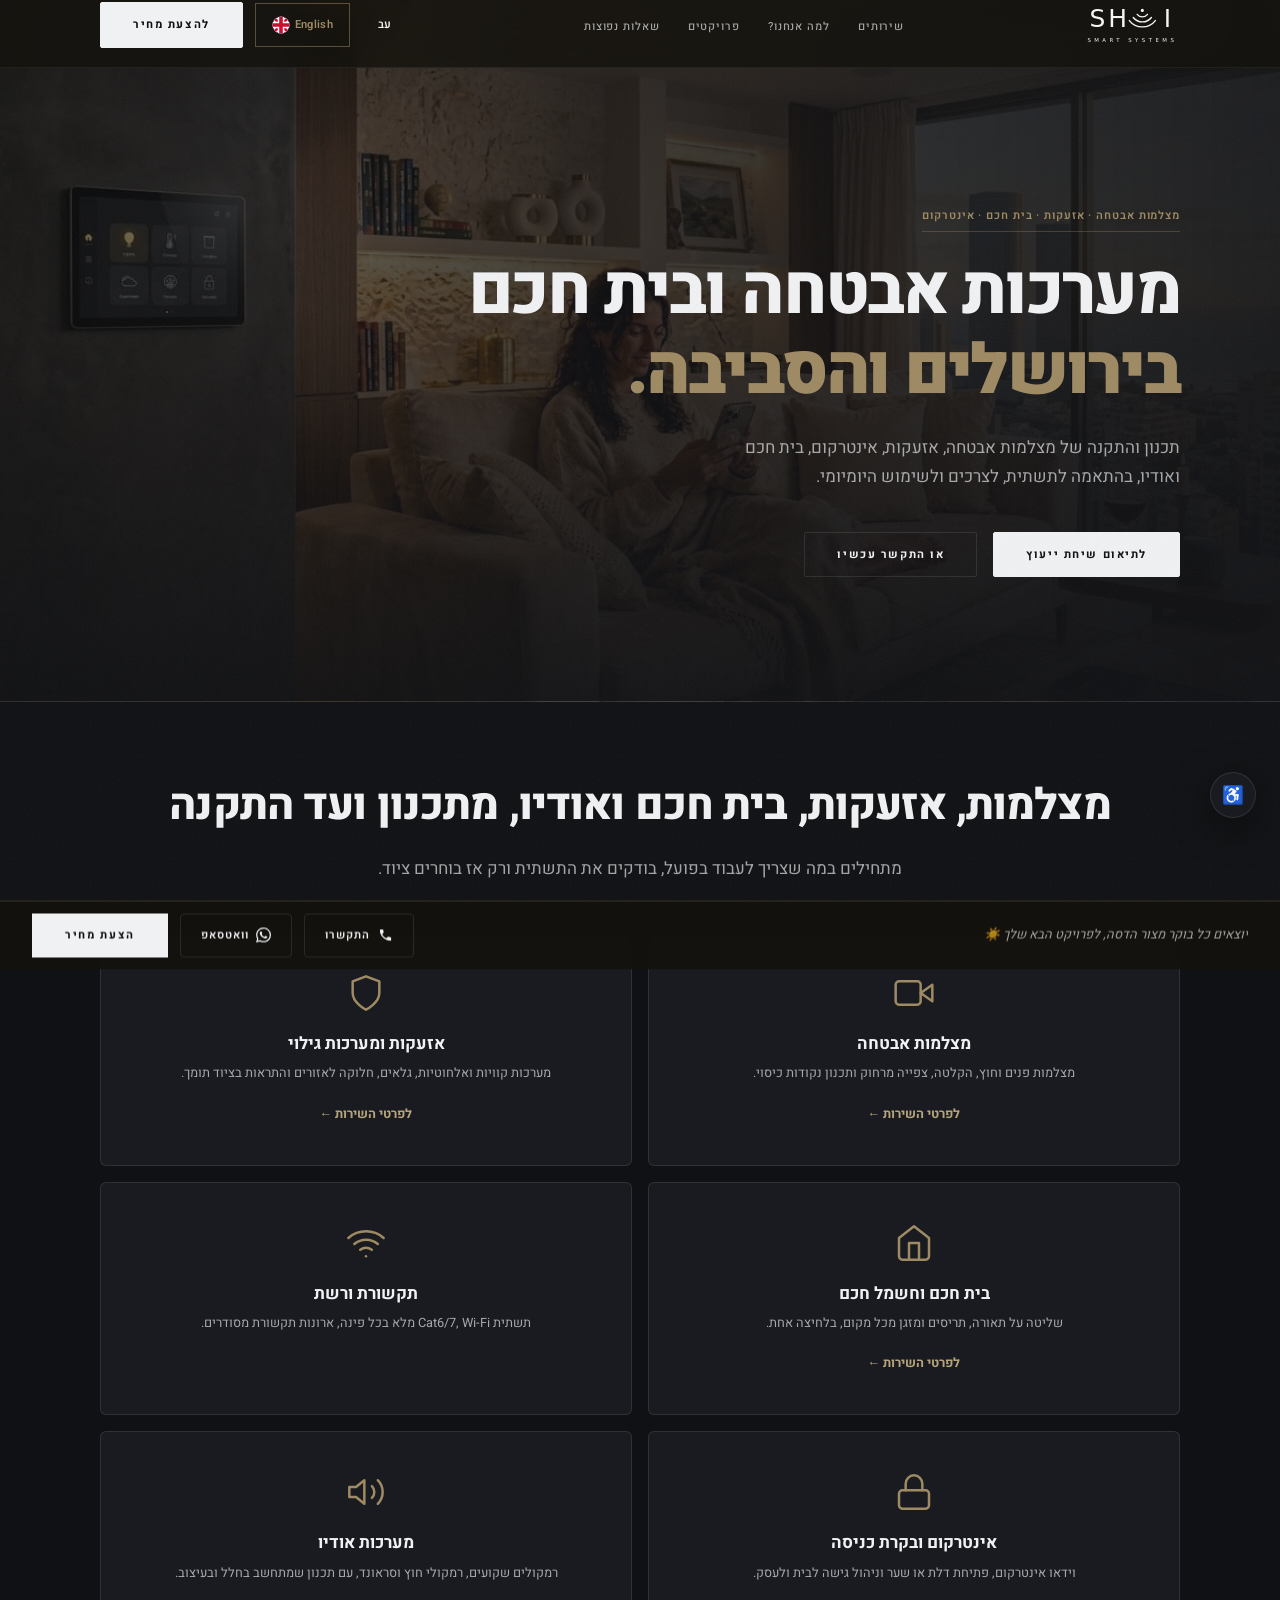
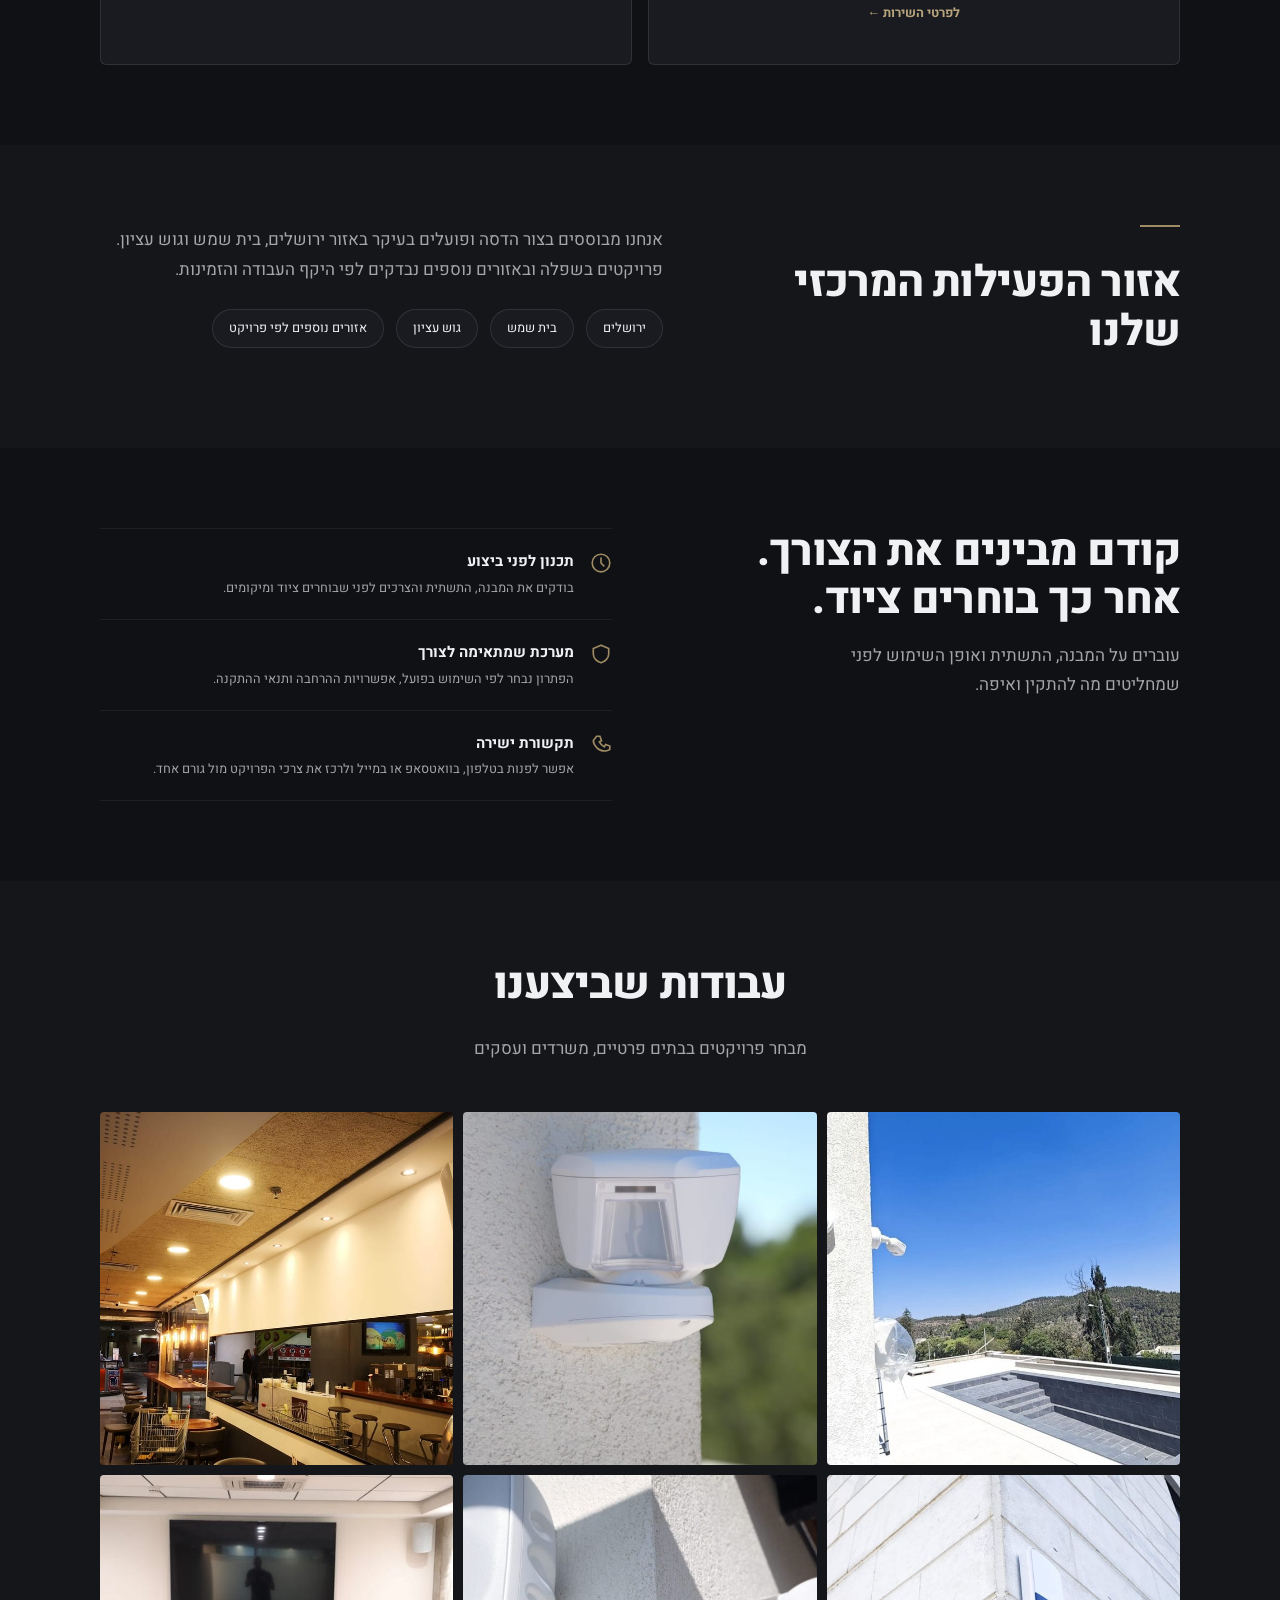
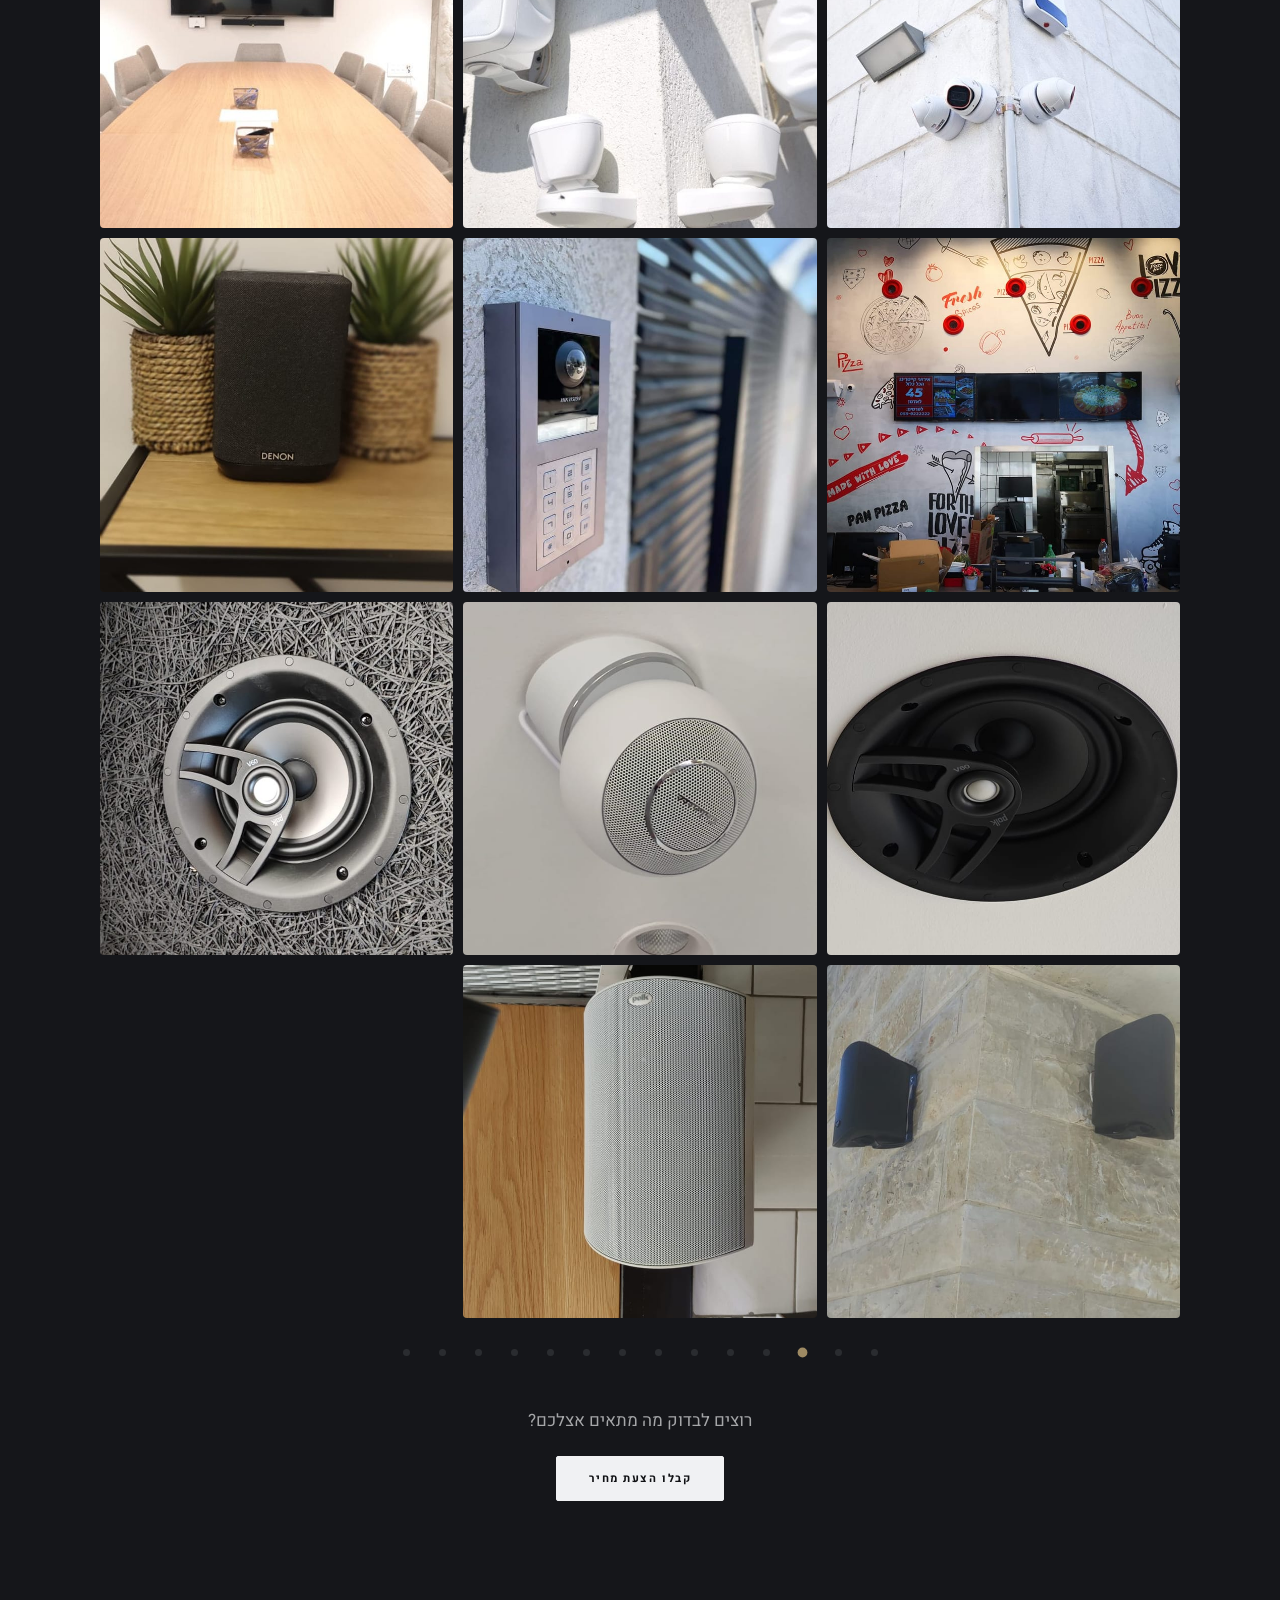
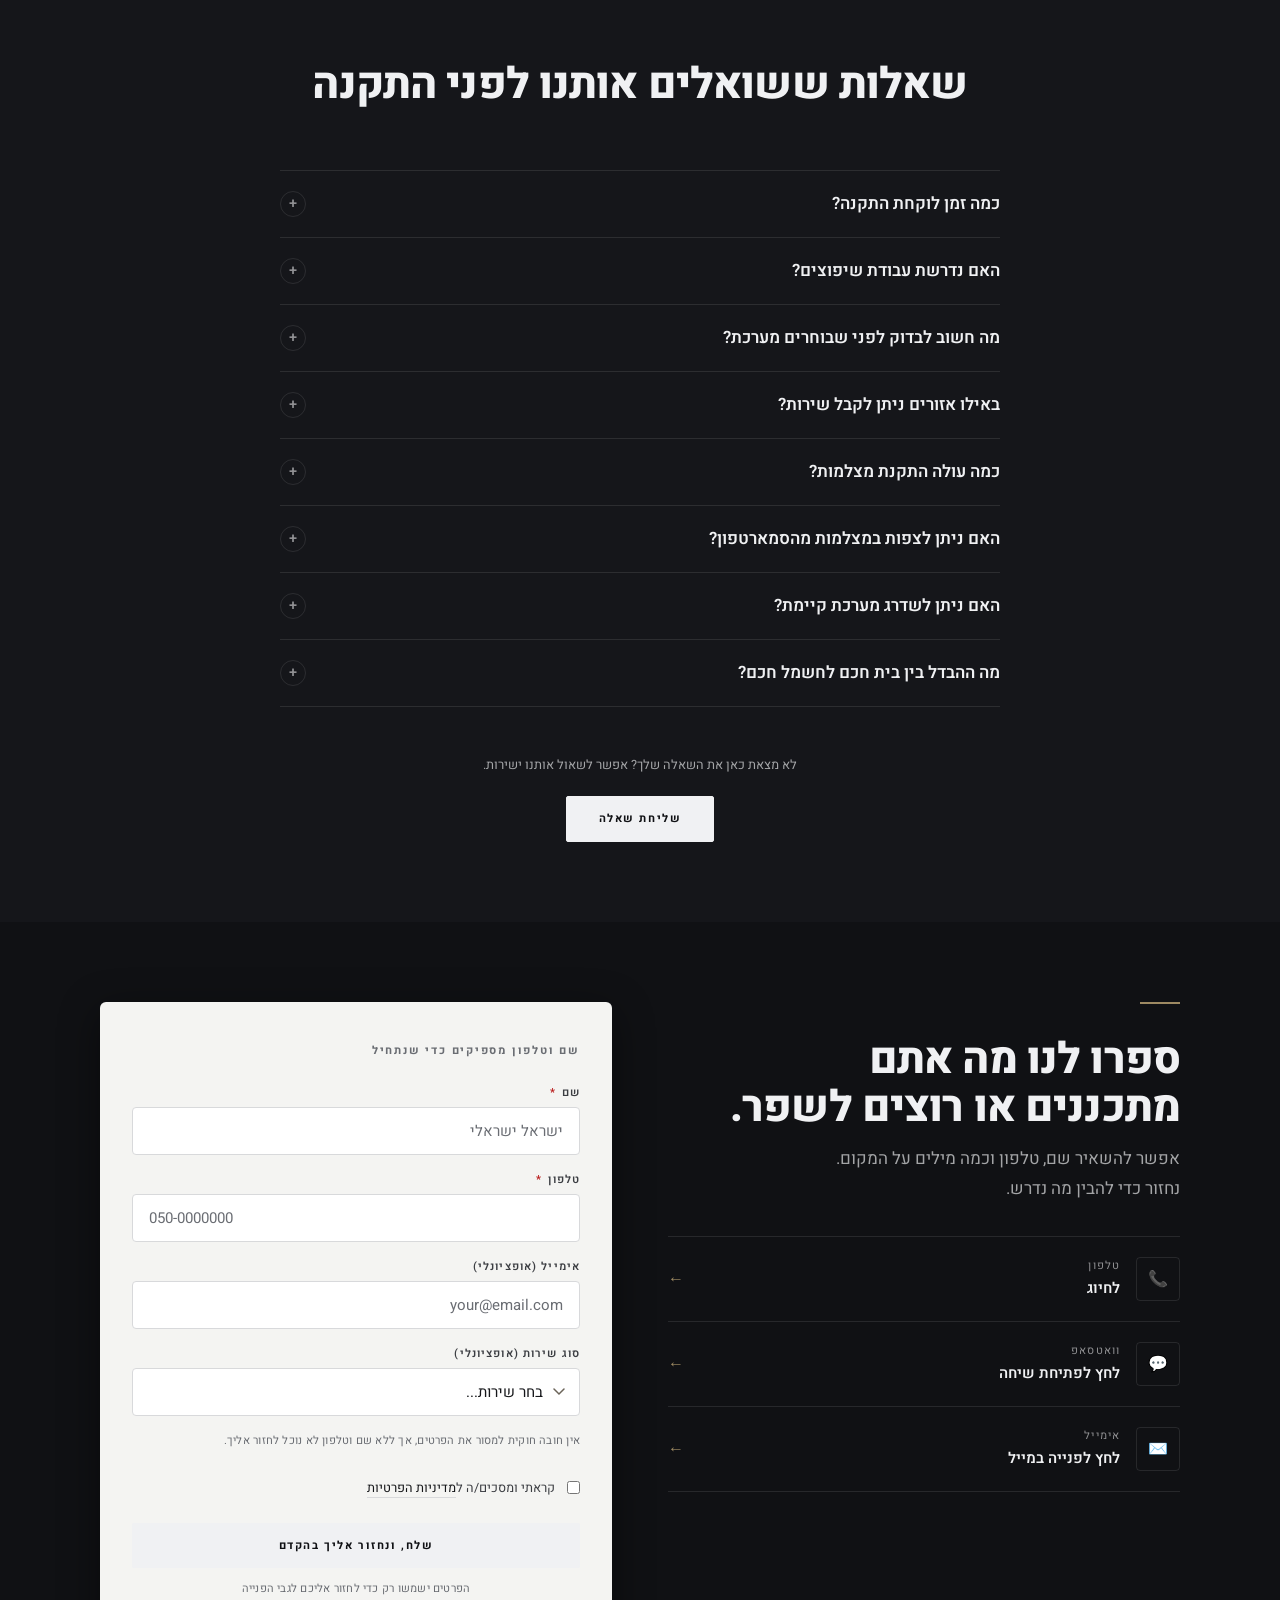
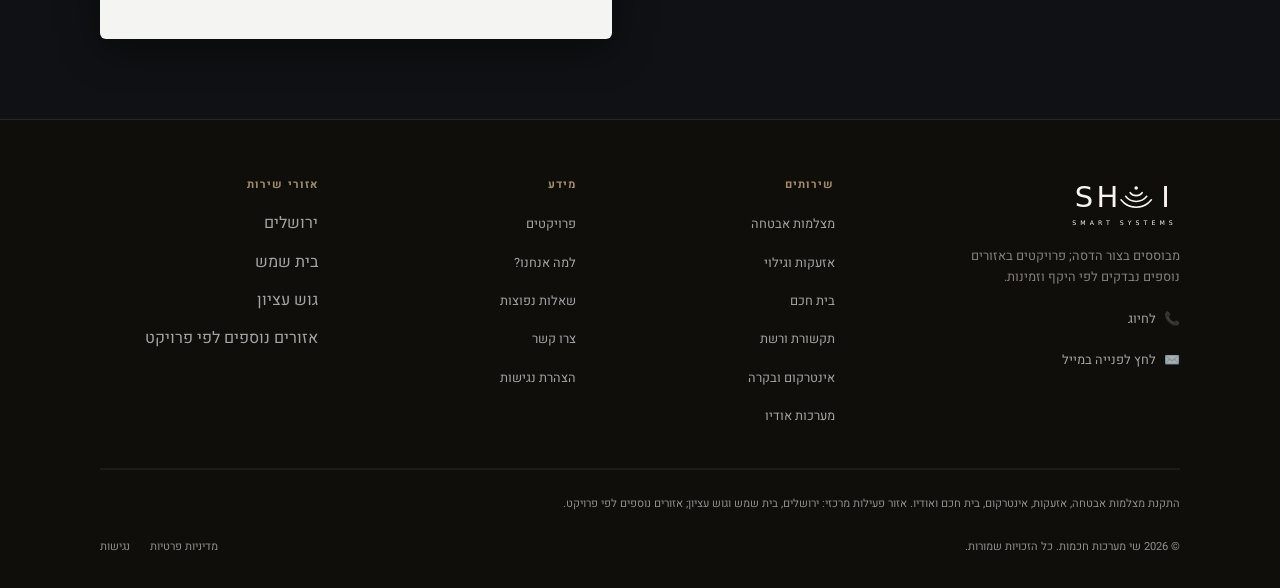
<file: index.html>
<!DOCTYPE html>
<html lang="he" dir="rtl">
<head>
  <!-- Google tag (gtag.js) -->
  <script async src="https://www.googletagmanager.com/gtag/js?id=G-KB5NENJCQK"></script>
  <script>
    window.dataLayer = window.dataLayer || [];
    function gtag(){dataLayer.push(arguments);}
    gtag('js', new Date());
    gtag('config', 'G-KB5NENJCQK');
  </script>

  <meta charset="UTF-8" />
  <meta name="viewport" content="width=device-width, initial-scale=1.0" />
  <meta http-equiv="X-UA-Compatible" content="IE=edge" />

  <!-- SEO -->
  <title>מצלמות אבטחה ובית חכם בירושלים | שי מערכות חכמות</title>
  <meta name="description" content="תכנון והתקנת מצלמות אבטחה, בית חכם, אזעקות, אינטרקום ואודיו באזור ירושלים והסביבה. פרויקטים באזורים נוספים לפי היקף וזמינות." />
  <meta name="author" content="שי מערכות חכמות" />
  <meta name="robots" content="index, follow" />
  <link rel="canonical" href="https://shai-systems.com/" />

  <!-- Open Graph -->
  <meta property="og:type"        content="website" />
  <meta property="og:url"         content="https://shai-systems.com/" />
  <meta property="og:title"       content="מצלמות אבטחה ובית חכם בירושלים | שי מערכות חכמות" />
  <meta property="og:description" content="מערכות אבטחה, בית חכם ואודיו באזור ירושלים, ובאזורים נוספים לפי היקף הפרויקט." />
  <meta property="og:image"       content="https://shai-systems.com/images/hero-lifestyle.jpg" />
  <meta property="og:image:width"  content="1195" />
  <meta property="og:image:height" content="896" />
  <meta property="og:locale"      content="he_IL" />
  <meta property="og:locale:alternate" content="en_US" />
  <meta property="og:site_name"   content="שי מערכות חכמות" />

  <!-- Twitter Card -->
  <meta name="twitter:card"        content="summary_large_image" />
  <meta name="twitter:title"       content="מצלמות אבטחה ובית חכם בירושלים | שי מערכות" />
  <meta name="twitter:description" content="תכנון והתקנת מצלמות, בית חכם, אזעקות, אינטרקום ואודיו באזור ירושלים." />
  <meta name="twitter:image"       content="https://shai-systems.com/images/hero-lifestyle.jpg" />

  <!-- Hreflang -->
  <link rel="alternate" hreflang="he-IL" href="https://shai-systems.com/" />
  <link rel="alternate" hreflang="en" href="https://shai-systems.com/en/" />
  <link rel="alternate" hreflang="x-default" href="https://shai-systems.com/" />

  <!-- Favicon -->
  <link rel="icon" type="image/png" sizes="32x32" href="/favicon-32.png" />
  <link rel="icon" type="image/png" sizes="16x16" href="/favicon-16.png" />
  <link rel="apple-touch-icon" sizes="180x180" href="/apple-touch-icon.png" />

  <!-- Critical image -->
  <link rel="preload" as="image" href="images/hero-lifestyle.jpg" fetchpriority="high" />

  <!-- Stylesheet -->
  <link rel="stylesheet" href="style.css?v=20261106c" />

  <!-- Verified organization data only; no unverified address, hours or ratings -->
  <script type="application/ld+json">
  {
    "@context": "https://schema.org",
    "@type": "Organization",
    "@id": "https://shai-systems.com/#organization",
    "name": "שי מערכות חכמות",
    "alternateName": "Shai Smart Systems",
    "description": "תכנון והתקנת מצלמות אבטחה, מערכות בית חכם, אזעקות, אינטרקום, תקשורת ואודיו לבתים ולעסקים.",
    "url": "https://shai-systems.com/",
    "logo": "https://shai-systems.com/images/logo.svg",
    "image": "https://shai-systems.com/images/hero-lifestyle.jpg",
    "telephone": "+972-54-901-9815",
    "email": "shaisystems5@gmail.com",
    "contactPoint": {
      "@type": "ContactPoint",
      "telephone": "+972-54-901-9815",
      "email": "shaisystems5@gmail.com",
      "contactType": "customer service",
      "availableLanguage": ["he", "en"]
    },
    "areaServed": [
      {"@type": "City", "name": "ירושלים"},
      {"@type": "City", "name": "בית שמש"},
      {"@type": "AdministrativeArea", "name": "גוש עציון"}
    ],
    "hasOfferCatalog": {
      "@type": "OfferCatalog",
      "name": "שירותי מערכות חכמות",
      "itemListElement": [
        {"@type":"Offer","itemOffered":{"@type":"Service","name":"התקנת מצלמות אבטחה","url":"https://shai-systems.com/security-cameras/"}},
        {"@type":"Offer","itemOffered":{"@type":"Service","name":"התקנת מערכות אזעקה","url":"https://shai-systems.com/alarm-systems/"}},
        {"@type":"Offer","itemOffered":{"@type":"Service","name":"תכנון והתקנת בית חכם","url":"https://shai-systems.com/smart-home/"}},
        {"@type":"Offer","itemOffered":{"@type":"Service","name":"תקשורת ורשת"}},
        {"@type":"Offer","itemOffered":{"@type":"Service","name":"התקנת אינטרקום ובקרת כניסה","url":"https://shai-systems.com/intercom/"}},
        {"@type":"Offer","itemOffered":{"@type":"Service","name":"מערכות אודיו"}}
      ]
    }
  }
  </script>

  <!-- Google Tag Manager - הכנס את קוד ה-GTM שלך כאן -->
  <!-- <script>...</script> -->
</head>
<body dir="rtl" class="lang-he">

<!-- GTM noscript - הכנס כאן לאחר הוספת קוד GTM -->

<!-- Skip link -->
<a href="#main-content" class="skip-link" id="skip-link" data-he="דלג לתוכן הראשי" data-en="Skip to main content">דלג לתוכן הראשי</a>

<!-- ══════════════════════════════════════════════
     NAVBAR
══════════════════════════════════════════════ -->
<nav id="navbar" role="navigation" aria-label="ניווט ראשי">
  <div class="container">
    <div class="nav__inner">

      <a href="/" class="nav__logo" aria-label="שי מערכות חכמות, עמוד הבית">
        <img src="images/logo-light.svg" alt="שי מערכות חכמות" class="nav__logo-img" width="120" height="40"/>
      </a>

      <ul class="nav__links" role="list">
        <li><a href="#services" data-he="שירותים"      data-en="Services">שירותים</a></li>
        <li><a href="#why"      data-he="למה אנחנו?"   data-en="Why Us?">למה אנחנו?</a></li>
        <li><a href="#gallery"      data-he="פרויקטים"      data-en="Portfolio">פרויקטים</a></li>
        <li><a href="#faq"      data-he="שאלות נפוצות" data-en="FAQ">שאלות נפוצות</a></li>
      </ul>

      <div class="nav__right">
        <div class="lang-toggle" role="group" aria-label="בחירת שפה">
          <button type="button" class="lang-toggle__btn is-active" id="btn-he" aria-pressed="true" lang="he">עב</button>
          <a class="lang-toggle__btn lang-toggle__btn--en" id="btn-en" href="/en/" lang="en" dir="ltr" aria-label="English version">
            <svg class="flag-uk" viewBox="0 0 20 20" width="18" height="18" aria-hidden="true" xmlns="http://www.w3.org/2000/svg">
              <defs><clipPath id="ukc"><circle cx="10" cy="10" r="9.5"/></clipPath></defs>
              <g clip-path="url(#ukc)">
                <rect width="20" height="20" fill="#012169"/>
                <path d="M0,0 L20,20 M0,20 L20,0" stroke="white" stroke-width="6"/>
                <path d="M0,0 L20,20 M0,20 L20,0" stroke="#C8102E" stroke-width="3"/>
                <path d="M10,0 V20 M0,10 H20" stroke="white" stroke-width="7"/>
                <path d="M10,0 V20 M0,10 H20" stroke="#C8102E" stroke-width="4"/>
              </g>
              <circle cx="10" cy="10" r="9.5" fill="none" stroke="rgba(255,255,255,0.15)" stroke-width="0.5"/>
            </svg>
            <span class="lang-toggle__en-label">English</span>
          </a>
        </div>
        <a href="#contact" class="btn btn--dark"
           data-he="להצעת מחיר" data-en="Get Quote"
           data-cta="nav_quote" data-cta-location="navbar">להצעת מחיר</a>
        <button type="button" class="nav__hamburger" id="hamburger"
                aria-label="פתח תפריט" aria-expanded="false" aria-controls="mobile-nav">
          <span></span><span></span><span></span>
        </button>
      </div>

    </div>
  </div>
</nav>

<!-- Mobile nav -->
<div class="mobile-nav" id="mobile-nav" role="navigation" aria-label="תפריט מובייל">
  <a href="#services"     data-he="שירותים"        data-en="Services">שירותים</a>
  <a href="#why"          data-he="למה אנחנו?"     data-en="Why Us?">למה אנחנו?</a>
  <a href="#gallery"      data-he="פרויקטים"         data-en="Portfolio">פרויקטים</a>
  <a href="#faq"          data-he="שאלות נפוצות"   data-en="FAQ">שאלות נפוצות</a>
  <a href="#contact"      data-he="הצעת מחיר ←"    data-en="Get Quote →">הצעת מחיר ←</a>
</div>

<!-- ══════════════════════════════════════════════
     MAIN
══════════════════════════════════════════════ -->
<main id="main-content">

  <!-- ── HERO ── -->
  <section id="hero" aria-labelledby="hero-title">
    <div class="container">
      <div class="hero__inner">

        <!-- Copy -->
        <div>
          <span class="hero__eyebrow"
                data-he="מצלמות אבטחה · אזעקות · בית חכם · אינטרקום"
                data-en="Security Cameras · Alarms · Smart Home · Intercom">מצלמות אבטחה · אזעקות · בית חכם · אינטרקום</span>
          <h1 class="heading-xl" id="hero-title">
            <span data-he="מערכות אבטחה ובית חכם" data-en="Security &amp; Smart Home Systems">מערכות אבטחה ובית חכם</span>
            <strong data-he="בירושלים והסביבה." data-en="in Jerusalem and the Area.">בירושלים והסביבה.</strong>
          </h1>
          <p class="body-lg" style="max-width:480px;margin-top:20px"
             data-he="תכנון והתקנה של מצלמות אבטחה, אזעקות, אינטרקום, בית חכם ואודיו, בהתאמה לתשתית, לצרכים ולשימוש היומיומי."
             data-en="Planning and installation of security cameras, alarms, intercom and smart home systems, tailored to your property and daily needs.">
            תכנון והתקנה של מצלמות אבטחה, אזעקות, אינטרקום, בית חכם ואודיו, בהתאמה לתשתית, לצרכים ולשימוש היומיומי.
          </p>
          <div class="hero__actions">
            <a href="#contact" class="btn btn--dark"
               data-he="לתיאום שיחת ייעוץ" data-en="Schedule a Consultation"
               data-cta="hero_visit" data-cta-location="hero">לתיאום שיחת ייעוץ</a>
            <a href="tel:0549019815" class="btn btn--outline"
               data-he="או התקשר עכשיו" data-en="Or Call Now"
               data-tel data-tel-location="hero" dir="ltr">054-9019815</a>
          </div>
        </div>

      </div>
    </div>

  </section>

  <!-- ── SERVICES ── -->
  <section id="services" class="section section--white" aria-labelledby="services-title">
    <div class="container">
      <div class="section-header section-header--stacked">
        <h2 class="heading-lg" id="services-title"
            data-he="מצלמות, אזעקות, בית חכם ואודיו, מתכנון ועד התקנה"
            data-en="Cameras, Alarms, Smart Home and Audio, Planned and Installed">מצלמות, אזעקות, בית חכם ואודיו, מתכנון ועד התקנה</h2>
        <p class="body-md" style="color:var(--cream-soft);margin-top:var(--sp-3);max-width:560px;text-align:center"
           data-he="מתחילים במה שצריך לעבוד בפועל, בודקים את התשתית ורק אז בוחרים ציוד."
           data-en="We start with what the system needs to do, check the infrastructure and only then select equipment.">
          מתחילים במה שצריך לעבוד בפועל, בודקים את התשתית ורק אז בוחרים ציוד.
        </p>
      </div>
      <div class="services-grid">

        <a class="service-card reveal" href="/security-cameras/" aria-label="מידע נוסף על התקנת מצלמות אבטחה">
          <div class="service-card__icon">
            <svg viewBox="0 0 24 24" fill="none" stroke="currentColor" stroke-width="1.5" stroke-linecap="round" stroke-linejoin="round" aria-hidden="true">
              <path d="M23 7l-7 5 7 5V7z"/><rect x="1" y="5" width="15" height="14" rx="2"/>
            </svg>
          </div>
          <h3 class="service-card__name" data-he="מצלמות אבטחה" data-en="Security Cameras">מצלמות אבטחה</h3>
          <p class="service-card__desc" data-he="מצלמות פנים וחוץ, הקלטה, צפייה מרחוק ותכנון נקודות כיסוי." data-en="Indoor and outdoor cameras, recording, remote viewing and coverage planning.">מצלמות פנים וחוץ, הקלטה, צפייה מרחוק ותכנון נקודות כיסוי.</p>
          <span class="service-card__link" data-he="לפרטי השירות ←" data-en="Service details →">לפרטי השירות ←</span>
        </a>

        <a class="service-card reveal" href="/alarm-systems/" aria-label="מידע נוסף על התקנת מערכות אזעקה">
          <div class="service-card__icon">
            <svg viewBox="0 0 24 24" fill="none" stroke="currentColor" stroke-width="1.5" stroke-linecap="round" stroke-linejoin="round" aria-hidden="true">
              <path d="M12 22s8-4 8-10V5l-8-3-8 3v7c0 6 8 10 8 10z"/>
            </svg>
          </div>
          <h3 class="service-card__name" data-he="אזעקות ומערכות גילוי" data-en="Alarms & Detection">אזעקות ומערכות גילוי</h3>
          <p class="service-card__desc" data-he="מערכות קוויות ואלחוטיות, גלאים, חלוקה לאזורים והתראות בציוד תומך." data-en="Wired and wireless systems, detectors, zones and alerts on compatible equipment.">מערכות קוויות ואלחוטיות, גלאים, חלוקה לאזורים והתראות בציוד תומך.</p>
          <span class="service-card__link" data-he="לפרטי השירות ←" data-en="Service details →">לפרטי השירות ←</span>
        </a>

        <a class="service-card reveal" href="/smart-home/" aria-label="מידע נוסף על תכנון והתקנת בית חכם">
          <div class="service-card__icon">
            <svg viewBox="0 0 24 24" fill="none" stroke="currentColor" stroke-width="1.5" stroke-linecap="round" stroke-linejoin="round" aria-hidden="true">
              <path d="M3 9l9-7 9 7v11a2 2 0 01-2 2H5a2 2 0 01-2-2z"/><polyline points="9 22 9 12 15 12 15 22"/>
            </svg>
          </div>
          <h3 class="service-card__name" data-he="בית חכם וחשמל חכם" data-en="Smart Home">בית חכם וחשמל חכם</h3>
          <p class="service-card__desc" data-he="שליטה על תאורה, תריסים ומזגן מכל מקום, בלחיצה אחת." data-en="Control lighting, shutters and A/C from anywhere, at the touch of a button.">שליטה על תאורה, תריסים ומזגן מכל מקום, בלחיצה אחת.</p>
          <span class="service-card__link" data-he="לפרטי השירות ←" data-en="Service details →">לפרטי השירות ←</span>
        </a>

        <article class="service-card reveal">
          <div class="service-card__icon">
            <svg viewBox="0 0 24 24" fill="none" stroke="currentColor" stroke-width="1.5" stroke-linecap="round" stroke-linejoin="round" aria-hidden="true">
              <path d="M5 12.55a11 11 0 0114.08 0"/><path d="M1.42 9a16 16 0 0121.16 0"/><path d="M8.53 16.11a6 6 0 016.95 0"/><line x1="12" y1="20" x2="12.01" y2="20"/>
            </svg>
          </div>
          <h3 class="service-card__name" data-he="תקשורת ורשת" data-en="Networking & Infrastructure">תקשורת ורשת</h3>
          <p class="service-card__desc" data-he="תשתית Cat6/7, Wi-Fi מלא בכל פינה, ארונות תקשורת מסודרים." data-en="Cat6/7 infrastructure, full-coverage Wi-Fi and clean communication cabinets.">תשתית Cat6/7, Wi-Fi מלא בכל פינה, ארונות תקשורת מסודרים.</p>
        </article>

        <a class="service-card reveal" href="/intercom/" aria-label="מידע נוסף על התקנת אינטרקום ובקרת כניסה">
          <div class="service-card__icon">
            <svg viewBox="0 0 24 24" fill="none" stroke="currentColor" stroke-width="1.5" stroke-linecap="round" stroke-linejoin="round" aria-hidden="true">
              <rect x="3" y="11" width="18" height="11" rx="2"/><path d="M7 11V7a5 5 0 0110 0v4"/>
            </svg>
          </div>
          <h3 class="service-card__name" data-he="אינטרקום ובקרת כניסה" data-en="Intercom & Access">אינטרקום ובקרת כניסה</h3>
          <p class="service-card__desc" data-he="וידאו אינטרקום, פתיחת דלת או שער וניהול גישה לבית ולעסק." data-en="Video intercom, door or gate release and access management for homes and businesses.">וידאו אינטרקום, פתיחת דלת או שער וניהול גישה לבית ולעסק.</p>
          <span class="service-card__link" data-he="לפרטי השירות ←" data-en="Service details →">לפרטי השירות ←</span>
        </a>

        <article class="service-card reveal">
          <div class="service-card__icon">
            <svg viewBox="0 0 24 24" fill="none" stroke="currentColor" stroke-width="1.5" stroke-linecap="round" stroke-linejoin="round" aria-hidden="true">
              <polygon points="11 5 6 9 2 9 2 15 6 15 11 19 11 5"/><path d="M19.07 4.93a10 10 0 010 14.14"/><path d="M15.54 8.46a5 5 0 010 7.07"/>
            </svg>
          </div>
          <h3 class="service-card__name" data-he="מערכות אודיו" data-en="Audio Systems">מערכות אודיו</h3>
          <p class="service-card__desc" data-he="רמקולים שקועים, רמקולי חוץ וסראונד, עם תכנון שמתחשב בחלל ובעיצוב." data-en="In-ceiling, outdoor and surround speakers planned around the room and its design.">רמקולים שקועים, רמקולי חוץ וסראונד, עם תכנון שמתחשב בחלל ובעיצוב.</p>
        </article>

      </div>
    </div>
  </section>

  <!-- ── SERVICE AREA ── -->
  <section id="areas" class="section section--alt local-area" aria-labelledby="areas-title">
    <div class="container local-area__inner">
      <div>
        <div class="gold-rule" aria-hidden="true"></div>
        <h2 class="heading-lg" id="areas-title"
            data-he="אזור הפעילות המרכזי שלנו"
            data-en="Our Primary Service Area">אזור הפעילות המרכזי שלנו</h2>
      </div>
      <div>
        <p class="body-lg"
           data-he="אנחנו מבוססים בצור הדסה ופועלים בעיקר באזור ירושלים, בית שמש וגוש עציון. פרויקטים בשפלה ובאזורים נוספים נבדקים לפי היקף העבודה והזמינות."
           data-en="We are based in Tzur Hadassah and work mainly in Jerusalem, Beit Shemesh and Gush Etzion. Projects in other areas are considered based on scope and availability.">
          אנחנו מבוססים בצור הדסה ופועלים בעיקר באזור ירושלים, בית שמש וגוש עציון. פרויקטים בשפלה ובאזורים נוספים נבדקים לפי היקף העבודה והזמינות.
        </p>
        <ul class="area-chips" aria-label="אזורי שירות">
          <li>ירושלים</li><li>בית שמש</li><li>גוש עציון</li><li>אזורים נוספים לפי פרויקט</li>
        </ul>
      </div>
    </div>
  </section>

  <!-- ── WHY US ── -->
  <section id="why" class="section section--dark" aria-labelledby="why-title">
    <div class="container">
      <div class="grid-2 why-grid">

        <div>
          <h2 class="heading-lg" id="why-title"
              data-he="קודם מבינים את הצורך.<br/>אחר כך בוחרים ציוד."
              data-en="Understand the Need First.<br/>Choose the Equipment Second.">קודם מבינים את הצורך.<br/>אחר כך בוחרים ציוד.</h2>
          <p class="body-lg" style="margin-top:16px;max-width:400px"
             data-he="עוברים על המבנה, התשתית ואופן השימוש לפני שמחליטים מה להתקין ואיפה."
             data-en="We review the property, infrastructure and day-to-day use before deciding what to install and where.">
            עוברים על המבנה, התשתית ואופן השימוש לפני שמחליטים מה להתקין ואיפה.
          </p>
        </div>

        <div role="list" aria-label="יתרונות">
          <div class="why-feat reveal" role="listitem">
            <svg class="why-feat__icon" viewBox="0 0 20 20" fill="none" stroke="currentColor" stroke-width="1.5" aria-hidden="true" xmlns="http://www.w3.org/2000/svg"><circle cx="10" cy="10" r="8"/><path d="M10 5v5l3 3"/></svg>
            <div>
              <p class="why-feat__title" data-he="תכנון לפני ביצוע" data-en="Plan Before Installation">תכנון לפני ביצוע</p>
              <p class="why-feat__desc" data-he="בודקים את המבנה, התשתית והצרכים לפני שבוחרים ציוד ומיקומים." data-en="We review the property, infrastructure and needs before selecting equipment and locations.">בודקים את המבנה, התשתית והצרכים לפני שבוחרים ציוד ומיקומים.</p>
            </div>
          </div>
          <div class="why-feat reveal" role="listitem">
            <svg class="why-feat__icon" viewBox="0 0 20 20" fill="none" stroke="currentColor" stroke-width="1.5" aria-hidden="true" xmlns="http://www.w3.org/2000/svg"><path d="M10 2L3 5v5c0 4 3.5 7 7 8 3.5-1 7-4 7-8V5L10 2z"/></svg>
            <div>
              <p class="why-feat__title" data-he="מערכת שמתאימה לצורך" data-en="A System That Fits">מערכת שמתאימה לצורך</p>
              <p class="why-feat__desc" data-he="הפתרון נבחר לפי השימוש בפועל, אפשרויות ההרחבה ותנאי ההתקנה." data-en="The solution is selected for real use, future expansion and installation conditions.">הפתרון נבחר לפי השימוש בפועל, אפשרויות ההרחבה ותנאי ההתקנה.</p>
            </div>
          </div>
          <div class="why-feat reveal" role="listitem">
            <svg class="why-feat__icon" viewBox="0 0 20 20" fill="none" stroke="currentColor" stroke-width="1.5" aria-hidden="true" xmlns="http://www.w3.org/2000/svg"><path d="M6 2h3l1.5 4-2 1.2c.9 1.8 2.8 3.6 4.5 4.5L14.2 9.5 18 11v3l-2 1C7.5 17.5 3 9 3 6l3-4z"/></svg>
            <div>
              <p class="why-feat__title" data-he="תקשורת ישירה" data-en="Direct Communication">תקשורת ישירה</p>
              <p class="why-feat__desc" data-he="אפשר לפנות בטלפון, בוואטסאפ או במייל ולרכז את צרכי הפרויקט מול גורם אחד." data-en="Contact us by phone, WhatsApp or email and coordinate the project through one point of contact.">אפשר לפנות בטלפון, בוואטסאפ או במייל ולרכז את צרכי הפרויקט מול גורם אחד.</p>
            </div>
          </div>
        </div>


      </div>
    </div>
  </section>


  <!-- ── GALLERY ── -->
  <section id="gallery" class="section section--alt" aria-labelledby="gallery-title">
    <div class="container">
      <header class="section-header section-header--stacked">
        <h2 class="heading-lg" id="gallery-title"
            data-he="עבודות שביצענו" data-en="Our Work">עבודות שביצענו</h2>
        <p class="body-lg" style="color:var(--cream-soft);margin-top:var(--sp-3)"
           data-he="מבחר פרויקטים בבתים פרטיים, משרדים ועסקים"
           data-en="Selected projects in homes, offices &amp; businesses">
          מבחר פרויקטים בבתים פרטיים, משרדים ועסקים
        </p>
      </header>
      <div class="gallery-grid">
        <figure class="gallery-item">
          <img src="images/camera-mountain.jpg" alt="מצלמת אבטחה על וילה פרטית עם נוף הרים" width="1400" height="630" loading="lazy" />
          <figcaption class="gallery-item__caption" data-he="8 מצלמות 4K - וילה פרטית" data-en="8×4K Cameras - Private Villa">8 מצלמות 4K - וילה פרטית</figcaption>
        </figure>
        <figure class="gallery-item">
          <img src="images/pir-sensor.jpg" alt="גלאי תנועה חיצוני מותקן על קיר" width="700" height="1644" loading="lazy" />
          <figcaption class="gallery-item__caption" data-he="גלאי תנועה חכם - בניין מגורים, גוש דן" data-en="Smart Motion Sensor - Residential Building, Gush Dan">גלאי תנועה חכם - בניין מגורים, גוש דן</figcaption>
        </figure>
        <figure class="gallery-item">
          <img src="images/kitchen-ceiling.jpg" alt="פתרונות אודיו, תאורה ואבטחה לעסקים" width="928" height="700" loading="lazy" />
          <figcaption class="gallery-item__caption" data-he="פתרונות לכל עסק" data-en="Solutions for Every Business">פתרונות לכל עסק</figcaption>
        </figure>
        <figure class="gallery-item">
          <img src="images/cameras-corner.jpg" alt="מצלמות אבטחה ואזעקה מותקנות על פינת בניין" width="1400" height="630" loading="lazy" />
          <figcaption class="gallery-item__caption" data-he="מצלמות + אזעקה - בניין מסחרי, חיפה" data-en="Cameras + Alarm - Commercial Building, Haifa">מצלמות + אזעקה - בניין מסחרי, חיפה</figcaption>
        </figure>
        <figure class="gallery-item">
          <img src="images/speakers-exterior.jpg" alt="רמקולים וחיישנים חיצוניים על קיר בית" width="1400" height="630" loading="lazy" />
          <figcaption class="gallery-item__caption" data-he="אודיו חיצוני + חיישנים - בית פרטי, כפר שמריהו" data-en="Outdoor Audio + Sensors - Private Home, Kfar Shmaryahu">אודיו חיצוני + חיישנים - בית פרטי, כפר שמריהו</figcaption>
        </figure>
        <figure class="gallery-item">
          <img src="images/conference-room.jpg" alt="חדר ישיבות עם מסך גדול ורמקולים" width="1400" height="630" loading="lazy" />
          <figcaption class="gallery-item__caption" data-he="AV מלא - חדר ישיבות, חברת היי-טק, הרצליה" data-en="Full AV - Conference Room, Tech Company, Herzliya">AV מלא - חדר ישיבות, חברת היי-טק, הרצליה</figcaption>
        </figure>
        <figure class="gallery-item">
          <img src="images/pizza-hut.jpg" alt="רמקולים ומסכים מותקנים בסניף רשת פיצה" width="933" height="700" loading="lazy" />
          <figcaption class="gallery-item__caption" data-he="פתרון אודיו ומסכים - חלל מסחרי" data-en="Audio and Display Solution - Commercial Space">פתרון אודיו ומסכים - חלל מסחרי</figcaption>
        </figure>
        <figure class="gallery-item">
          <img src="images/intercom-door.jpg" alt="אינטרקום Hikvision עם לוח קוד בכניסה" width="700" height="1556" loading="lazy" />
          <figcaption class="gallery-item__caption" data-he="אינטרקום Hikvision - בניין מגורים, פתח תקווה" data-en="Hikvision Intercom - Residential Building, Petah Tikva">אינטרקום Hikvision - בניין מגורים, פתח תקווה</figcaption>
        </figure>
        <figure class="gallery-item">
          <img src="images/denon-speaker.jpg" alt="רמקול Denon אלחוטי בסלון" width="700" height="1556" loading="lazy" />
          <figcaption class="gallery-item__caption" data-he="מערכת שמע Denon - פנטהאוז, קיסריה" data-en="Denon Audio System - Penthouse, Caesarea">מערכת שמע Denon - פנטהאוז, קיסריה</figcaption>
        </figure>
        <figure class="gallery-item">
          <img src="images/polk-v60-ceiling.jpg" alt="רמקול שקוע Polk V60 בתקרת גבס" width="700" height="1555" loading="lazy" style="object-position:center 31%" />
          <figcaption class="gallery-item__caption" data-he="רמקול שקוע Polk V60 - בית פרטי" data-en="Recessed Polk V60 - Private Home">רמקול שקוע Polk V60 - בית פרטי</figcaption>
        </figure>
        <figure class="gallery-item">
          <img src="images/ceiling-speaker-white.jpg" alt="רמקול תקרה לבן מכוון ליד ספוט תאורה" width="700" height="1557" loading="lazy" />
          <figcaption class="gallery-item__caption" data-he="רמקול תקרה מכוון - סלון, בית פרטי" data-en="Directional Ceiling Speaker - Living Room, Private Home">רמקול תקרה מכוון - סלון, בית פרטי</figcaption>
        </figure>
        <figure class="gallery-item">
          <img src="images/polk-v60-acoustic.jpg" alt="רמקול Polk V60 שקוע בתקרת צמר עץ אקוסטית" width="700" height="1556" loading="lazy" />
          <figcaption class="gallery-item__caption" data-he="Polk V60 בתקרה אקוסטית - חלל מסחרי" data-en="Polk V60 in Acoustic Ceiling - Commercial Space">Polk V60 בתקרה אקוסטית - חלל מסחרי</figcaption>
        </figure>
        <figure class="gallery-item">
          <img src="images/outdoor-stone-speakers.jpg" alt="זוג רמקולי חוץ שחורים על קיר אבן" width="1770" height="700" loading="lazy" style="object-position:54% center" />
          <figcaption class="gallery-item__caption" data-he="אודיו חוץ - מרפסת בבית פרטי" data-en="Outdoor Audio - Private Home Terrace">אודיו חוץ - מרפסת בבית פרטי</figcaption>
        </figure>
        <figure class="gallery-item">
          <img src="images/polk-outdoor-white.jpg" alt="רמקול Polk לבן מותקן בחלל מסחרי" width="700" height="1557" loading="lazy" />
          <figcaption class="gallery-item__caption" data-he="הגברה מסחרית Polk - בית עסק" data-en="Polk Commercial Audio - Business Venue">הגברה מסחרית Polk - בית עסק</figcaption>
        </figure>
      </div>
      <div class="gallery-dots" role="group" aria-label="בחירת תמונת גלריה">
        <button type="button" class="gallery-dot is-active" data-index="0" aria-label="תמונה 1"></button>
        <button type="button" class="gallery-dot" data-index="1" aria-label="תמונה 2"></button>
        <button type="button" class="gallery-dot" data-index="2" aria-label="תמונה 3"></button>
        <button type="button" class="gallery-dot" data-index="3" aria-label="תמונה 4"></button>
        <button type="button" class="gallery-dot" data-index="4" aria-label="תמונה 5"></button>
        <button type="button" class="gallery-dot" data-index="5" aria-label="תמונה 6"></button>
        <button type="button" class="gallery-dot" data-index="6" aria-label="תמונה 7"></button>
        <button type="button" class="gallery-dot" data-index="7" aria-label="תמונה 8"></button>
        <button type="button" class="gallery-dot" data-index="8" aria-label="תמונה 9"></button>
        <button type="button" class="gallery-dot" data-index="9" aria-label="תמונה 10"></button>
        <button type="button" class="gallery-dot" data-index="10" aria-label="תמונה 11"></button>
        <button type="button" class="gallery-dot" data-index="11" aria-label="תמונה 12"></button>
        <button type="button" class="gallery-dot" data-index="12" aria-label="תמונה 13"></button>
        <button type="button" class="gallery-dot" data-index="13" aria-label="תמונה 14"></button>
      </div>
      <div style="text-align:center;margin-top:var(--sp-10)">
        <p class="body-md" style="color:var(--cream-soft);margin-bottom:var(--sp-5)"
           data-he="רוצים לבדוק מה מתאים אצלכם?" data-en="Want to see what would work in your property?">רוצים לבדוק מה מתאים אצלכם?</p>
        <a href="#contact" class="btn btn--dark"
           data-he="קבלו הצעת מחיר" data-en="Get a Quote"
           data-cta="gallery_cta" data-cta-location="gallery">קבלו הצעת מחיר</a>
      </div>
    </div>
  </section>

  <!-- ── FAQ ── -->
  <section id="faq" class="section section--alt" aria-labelledby="faq-title">
    <div class="container">
      <div class="section-header--stacked section-header">
        <h2 class="heading-lg" id="faq-title"
            data-he="שאלות ששואלים אותנו לפני התקנה" data-en="Questions We Hear Before Installation">שאלות ששואלים אותנו לפני התקנה</h2>
      </div>
      <div class="faq-list" style="margin-inline:auto" role="list">

        <div class="faq-item" role="listitem">
          <button type="button" class="faq-item__q" aria-expanded="false">
            <span data-he="כמה זמן לוקחת התקנה?" data-en="How long does installation take?">כמה זמן לוקחת התקנה?</span>
            <span class="faq-item__icon" aria-hidden="true">+</span>
          </button>
          <div class="faq-item__a" data-he="משך ההתקנה תלוי בהיקף המערכת, בתשתית הקיימת ובנגישות לנקודות ההתקנה. לאחר בדיקה אפשר להגדיר לוח זמנים מתאים לפרויקט." data-en="Installation time depends on system scope, existing infrastructure and access to installation points. A suitable timeline can be set after an assessment.">משך ההתקנה תלוי בהיקף המערכת, בתשתית הקיימת ובנגישות לנקודות ההתקנה. לאחר בדיקה אפשר להגדיר לוח זמנים מתאים לפרויקט.</div>
        </div>

        <div class="faq-item" role="listitem">
          <button type="button" class="faq-item__q" aria-expanded="false">
            <span data-he="האם נדרשת עבודת שיפוצים?" data-en="Do I need renovation work to install?">האם נדרשת עבודת שיפוצים?</span>
            <span class="faq-item__icon" aria-hidden="true">+</span>
          </button>
          <div class="faq-item__a" data-he="לא תמיד. בודקים תחילה אם אפשר להשתמש בתשתית ובמעברים קיימים. כאשר נדרשת הכנה נוספת, היא מוצגת כחלק מתכנון העבודה לפני ההתקנה." data-en="Not always. We first check whether existing infrastructure and routes can be used. Any additional preparation is identified during planning.">לא תמיד. בודקים תחילה אם אפשר להשתמש בתשתית ובמעברים קיימים. כאשר נדרשת הכנה נוספת, היא מוצגת כחלק מתכנון העבודה לפני ההתקנה.</div>
        </div>

        <div class="faq-item" role="listitem">
          <button type="button" class="faq-item__q" aria-expanded="false">
            <span data-he="מה חשוב לבדוק לפני שבוחרים מערכת?" data-en="What should be checked before choosing a system?">מה חשוב לבדוק לפני שבוחרים מערכת?</span>
            <span class="faq-item__icon" aria-hidden="true">+</span>
          </button>
          <div class="faq-item__a" data-he="כדאי לבדוק התאמה למבנה, איכות תמונה או חיישנים, אפשרויות הרחבה, אופן השליטה, תשתית הרשת ותנאי האחריות של הציוד שנבחר." data-en="Check fit for the property, image or sensor quality, expansion options, controls, network infrastructure and the selected equipment's warranty terms.">כדאי לבדוק התאמה למבנה, איכות תמונה או חיישנים, אפשרויות הרחבה, אופן השליטה, תשתית הרשת ותנאי האחריות של הציוד שנבחר.</div>
        </div>

        <div class="faq-item" role="listitem">
          <button type="button" class="faq-item__q" aria-expanded="false">
            <span data-he="באילו אזורים ניתן לקבל שירות?" data-en="Which areas do you serve?">באילו אזורים ניתן לקבל שירות?</span>
            <span class="faq-item__icon" aria-hidden="true">+</span>
          </button>
          <div class="faq-item__a" data-he="אזור הפעילות המרכזי הוא ירושלים, בית שמש וגוש עציון. אנחנו בודקים גם פרויקטים בשפלה ובאזורים נוספים לפי היקף העבודה והזמינות." data-en="Our primary service area is Jerusalem, Beit Shemesh and Gush Etzion. We also consider projects in other areas based on scope and availability.">אזור הפעילות המרכזי הוא ירושלים, בית שמש וגוש עציון. אנחנו בודקים גם פרויקטים בשפלה ובאזורים נוספים לפי היקף העבודה והזמינות.</div>
        </div>

        <div class="faq-item" role="listitem">
          <button type="button" class="faq-item__q" aria-expanded="false">
            <span data-he="כמה עולה התקנת מצלמות?" data-en="How much does a camera system cost?">כמה עולה התקנת מצלמות?</span>
            <span class="faq-item__icon" aria-hidden="true">+</span>
          </button>
          <div class="faq-item__a" data-he="המחיר תלוי במספר המצלמות, בסוג הציוד, בתשתית, בנפח ההקלטה ובתנאי ההתקנה. הצעת מחיר מדויקת ניתנת לאחר הבנת הצרכים ובדיקת המקום." data-en="Price depends on camera count, equipment, infrastructure, recording capacity and installation conditions. An accurate quote follows a needs and site assessment.">המחיר תלוי במספר המצלמות, בסוג הציוד, בתשתית, בנפח ההקלטה ובתנאי ההתקנה. הצעת מחיר מדויקת ניתנת לאחר הבנת הצרכים ובדיקת המקום.</div>
        </div>

        <div class="faq-item" role="listitem">
          <button type="button" class="faq-item__q" aria-expanded="false">
            <span data-he="האם ניתן לצפות במצלמות מהסמארטפון?" data-en="Can I view cameras from my phone?">האם ניתן לצפות במצלמות מהסמארטפון?</span>
            <span class="faq-item__icon" aria-hidden="true">+</span>
          </button>
          <div class="faq-item__a" data-he="במערכות תומכות ניתן להגדיר צפייה מרחוק והתראות דרך אפליקציה. האפשרויות המדויקות נקבעות לפי הציוד, החיבור לרשת והעדפות המשתמש." data-en="Compatible systems can provide remote viewing and app alerts. Exact options depend on equipment, network connection and user preferences.">במערכות תומכות ניתן להגדיר צפייה מרחוק והתראות דרך אפליקציה. האפשרויות המדויקות נקבעות לפי הציוד, החיבור לרשת והעדפות המשתמש.</div>
        </div>

        <div class="faq-item" role="listitem">
          <button type="button" class="faq-item__q" aria-expanded="false">
            <span data-he="האם ניתן לשדרג מערכת קיימת?" data-en="Can I upgrade an existing system?">האם ניתן לשדרג מערכת קיימת?</span>
            <span class="faq-item__icon" aria-hidden="true">+</span>
          </button>
          <div class="faq-item__a" data-he="לעיתים כן. לפני שדרוג בודקים את מצב הכבלים, התאימות בין הרכיבים, יכולת ההקלטה והאם הציוד הקיים עדיין מתאים לצורך." data-en="Sometimes. Before upgrading, we check cabling, component compatibility, recording capacity and whether existing equipment still fits the need.">לעיתים כן. לפני שדרוג בודקים את מצב הכבלים, התאימות בין הרכיבים, יכולת ההקלטה והאם הציוד הקיים עדיין מתאים לצורך.</div>
        </div>

        <div class="faq-item" role="listitem">
          <button type="button" class="faq-item__q" aria-expanded="false">
            <span data-he="מה ההבדל בין בית חכם לחשמל חכם?" data-en="Smart home vs. smart electricity?">מה ההבדל בין בית חכם לחשמל חכם?</span>
            <span class="faq-item__icon" aria-hidden="true">+</span>
          </button>
          <div class="faq-item__a" data-he="חשמל חכם מתמקד בשליטה על תאורה ושקעים. בית חכם הוא מושג רחב יותר הכולל גם תריסים, מזגנים, אבטחה ואוטומציה שמקשרת הכל יחד." data-en="Smart electricity focuses on controlling lights and outlets. Smart home is broader and can include shutters, A/C, security and automation that ties everything together.">חשמל חכם מתמקד בשליטה על תאורה ושקעים. בית חכם הוא מושג רחב יותר הכולל גם תריסים, מזגנים, אבטחה ואוטומציה שמקשרת הכל יחד.</div>
        </div>

      </div>
      <div style="text-align:center;margin-top:var(--sp-12)">
        <p class="body-sm" style="color:var(--cream-soft);margin-bottom:var(--sp-5)"
           data-he="לא מצאת כאן את השאלה שלך? אפשר לשאול אותנו ישירות." data-en="Didn't find your question here? Ask us directly.">
          לא מצאת כאן את השאלה שלך? אפשר לשאול אותנו ישירות.
        </p>
        <a href="#contact" class="btn btn--dark"
           data-he="שליחת שאלה" data-en="Send a Question"
           data-cta="faq_cta" data-cta-location="faq">שליחת שאלה</a>
      </div>
    </div>
  </section>

  <!-- ── CONTACT ── -->
  <section id="contact" class="section section--white" aria-labelledby="contact-title">
    <div class="container">
      <div class="grid-2 contact-grid">

        <!-- Left: info -->
        <div>
          <div class="gold-rule" aria-hidden="true"></div>
          <h2 class="heading-lg" id="contact-title"
              data-he="ספרו לנו מה אתם<br/>מתכננים או רוצים לשפר."
              data-en="Tell Us What You're<br/>Planning or Want to Improve.">ספרו לנו מה אתם<br/>מתכננים או רוצים לשפר.</h2>
          <p class="body-lg" style="margin-top:12px;margin-bottom:32px;max-width:380px"
             data-he="אפשר להשאיר שם, טלפון וכמה מילים על המקום. נחזור כדי להבין מה נדרש."
             data-en="Leave your name, phone number and a few words about the property. We'll get back to understand what is needed.">
            אפשר להשאיר שם, טלפון וכמה מילים על המקום. נחזור כדי להבין מה נדרש.
          </p>

          <div class="contact-methods">
            <a href="tel:0549019815" class="contact-method"
               data-tel data-tel-location="contact">
              <div class="contact-method__icon" aria-hidden="true">📞</div>
              <div>
                <p class="contact-method__label" data-he="טלפון" data-en="Phone">טלפון</p>
                <p class="contact-method__value" data-he="לחיוג" data-en="Call us">לחיוג</p>
              </div>
              <span class="contact-method__arrow" aria-hidden="true">←</span>
            </a>
            <a href="https://wa.me/972549019815?text=%D7%94%D7%99%D7%99%2C%20%D7%90%D7%A9%D7%9E%D7%97%20%D7%9C%D7%A9%D7%9E%D7%95%D7%A2%20%D7%A2%D7%9C%20%D7%94%D7%A9%D7%99%D7%A8%D7%95%D7%AA%D7%99%D7%9D%20%D7%A9%D7%9C%D7%9B%D7%9D"
               class="contact-method"
               target="_blank" rel="noopener noreferrer"
               data-wa data-wa-location="contact">
              <div class="contact-method__icon" aria-hidden="true">💬</div>
              <div>
                <p class="contact-method__label"                      data-he="וואטסאפ"         data-en="WhatsApp">וואטסאפ</p>
                <p class="contact-method__value" data-he="לחץ לפתיחת שיחה" data-en="Open a chat">לחץ לפתיחת שיחה</p>
              </div>
              <span class="contact-method__arrow" aria-hidden="true">←</span>
            </a>
            <a href="mailto:shaisystems5@gmail.com" class="contact-method">
              <div class="contact-method__icon" aria-hidden="true">✉️</div>
              <div>
                <p class="contact-method__label" data-he="אימייל" data-en="Email">אימייל</p>
                <p class="contact-method__value" data-he="לחץ לפנייה במייל" data-en="Send us an email">לחץ לפנייה במייל</p>
              </div>
              <span class="contact-method__arrow" aria-hidden="true">←</span>
            </a>
          </div>

        </div>

        <!-- Right: form -->
        <div class="form-card" role="form" aria-labelledby="form-heading">
          <div id="form-fields">
            <p class="form__eyebrow" id="form-heading"
               data-he="שם וטלפון מספיקים כדי שנתחיל"
               data-en="A name and phone number are enough to get started">שם וטלפון מספיקים כדי שנתחיל</p>

            <form class="form" id="lead-form"
                  action="https://formspree.io/f/mbdepngj"
                  method="POST" novalidate>

              <div class="form__field">
                <label class="form__label" for="fname">
                  <span data-he="שם" data-en="Name">שם</span>
                  <span class="req" aria-hidden="true"> *</span>
                </label>
                <input class="form__input" type="text" id="fname"
                       name="שם" required autocomplete="name"
                       placeholder="ישראל ישראלי" aria-required="true" />
                <span class="form__error" role="alert"></span>
              </div>

              <div class="form__field">
                <label class="form__label" for="phone">
                  <span data-he="טלפון" data-en="Phone">טלפון</span>
                  <span class="req" aria-hidden="true"> *</span>
                </label>
                <input class="form__input" type="tel" id="phone"
                       name="טלפון" required autocomplete="tel"
                       placeholder="050-0000000" aria-required="true" />
                <span class="form__error" role="alert"></span>
              </div>

              <div class="form__field">
                <label class="form__label" for="email">
                  <span data-he="אימייל (אופציונלי)" data-en="Email (optional)">אימייל (אופציונלי)</span>
                </label>
                <input class="form__input" type="email" id="email"
                       name="אימייל" autocomplete="email"
                       placeholder="your@email.com" />
              </div>

              <div class="form__field">
                <label class="form__label" for="service">
                  <span data-he="סוג שירות (אופציונלי)" data-en="Service Type (optional)">סוג שירות (אופציונלי)</span>
                </label>
                <select class="form__input form__input--select" id="service"
                        name="סוג שירות">
                  <option value=""              data-he="בחר שירות..."              data-en="Select a service...">בחר שירות...</option>
                  <option value="מצלמות אבטחה" data-he="מצלמות אבטחה"              data-en="Security Cameras">מצלמות אבטחה</option>
                  <option value="אזעקות"        data-he="אזעקות ומערכות גילוי"      data-en="Alarms & Detection">אזעקות ומערכות גילוי</option>
                  <option value="בית חכם"       data-he="בית חכם / חשמל חכם"       data-en="Smart Home / Smart Electricity">בית חכם / חשמל חכם</option>
                  <option value="תקשורת ורשת"   data-he="תקשורת ורשת"               data-en="Networking & Infrastructure">תקשורת ורשת</option>
                  <option value="אינטרקום"      data-he="אינטרקום ובקרת כניסה"      data-en="Intercom & Access Control">אינטרקום ובקרת כניסה</option>
                  <option value="שילוב"         data-he="שילוב מספר שירותים"        data-en="Multiple Services">שילוב מספר שירותים</option>
                  <option value="ייעוץ"         data-he="לא בטוח, צריך ייעוץ"      data-en="Not sure, need advice">לא בטוח, צריך ייעוץ</option>
                </select>
                <span class="form__error" role="alert"></span>
              </div>

              <!-- Honeypot -->
              <input type="text" name="_gotcha" style="display:none" tabindex="-1" autocomplete="off" />
              <input type="hidden" name="_subject" value="ליד חדש מהאתר - שי מערכות חכמות" />

              <p class="form__microtrust" style="text-align:start;margin-top:0;margin-bottom:var(--sp-2)"
                 data-he="אין חובה חוקית למסור את הפרטים, אך ללא שם וטלפון לא נוכל לחזור אליך."
                 data-en="Providing these details is not legally required, but without a name and phone number we cannot get back to you.">
                אין חובה חוקית למסור את הפרטים, אך ללא שם וטלפון לא נוכל לחזור אליך.
              </p>
              <div class="form__privacy">
                <input type="checkbox" id="privacy" name="privacy" required aria-required="true" />
                <label for="privacy">
                  <span data-he="קראתי ומסכים/ה ל" data-en="I've read and agree to the ">קראתי ומסכים/ה ל</span><a href="#" data-privacy data-he="מדיניות הפרטיות" data-en="Privacy Policy">מדיניות הפרטיות</a>
                </label>
              </div>
              <span class="form__error" id="privacy-error" role="alert" style="display:none"></span>

              <button type="submit" class="btn btn--dark btn--full btn--submit"
                      id="submit-btn"
                      data-cta="form_submit" data-cta-location="contact_form"
                      data-he="שלח, ונחזור אליך בהקדם"
                      data-en="Send, and We'll Get Back to You">
                שלח, ונחזור אליך בהקדם
              </button>
              <p class="form__microtrust"
                 data-he="הפרטים ישמשו רק כדי לחזור אליכם לגבי הפנייה"
                 data-en="We use these details only to respond to your inquiry">
                הפרטים ישמשו רק כדי לחזור אליכם לגבי הפנייה
              </p>

            </form>
          </div>

          <!-- Success state -->
          <div class="form-success" id="form-success" role="alert" aria-live="assertive" aria-atomic="true">
            <div class="form-success__icon" aria-hidden="true">✓</div>
            <h3 class="form-success__title"
                data-he="קיבלנו! נחזור אליך בקרוב"
                data-en="Got it! We'll be in touch soon">קיבלנו! נחזור אליך בקרוב</h3>
            <p class="form-success__sub"
               data-he="תודה שפנית אלינו. נחזור אליך בהקדם."
               data-en="Thank you for reaching out. We'll get back to you soon.">
              תודה שפנית אלינו. נחזור אליך בהקדם.
            </p>
            <a href="https://wa.me/972549019815" class="btn btn--dark"
               data-wa data-wa-location="form_success"
               target="_blank" rel="noopener noreferrer"
               data-he="שלח וואטסאפ עכשיו" data-en="WhatsApp Us Now"
               style="margin-top:8px">שלח וואטסאפ עכשיו</a>
          </div>
        </div>

      </div>
    </div>
  </section>

</main>

<!-- ══════════════════════════════════════════════
     FOOTER
══════════════════════════════════════════════ -->
<footer id="footer" role="contentinfo">
  <div class="container">
    <div class="footer__grid">
      <div>
        <img src="images/logo-light.svg" alt="שי מערכות חכמות" width="114" height="58" style="height:58px;width:auto;display:block;margin-bottom:8px;"/>
        <p class="footer__tagline body-sm" style="margin-top:12px;max-width:240px;color:rgba(248,245,240,.5)"
           data-he="מבוססים בצור הדסה; פרויקטים באזורים נוספים נבדקים לפי היקף וזמינות."
           data-en="Based in Tzur Hadassah; projects in other areas are considered by scope and availability.">
          מבוססים בצור הדסה; פרויקטים באזורים נוספים נבדקים לפי היקף וזמינות.
        </p>
        <a href="tel:0549019815" class="footer__contact-link"
           data-tel data-tel-location="footer">
          📞 <span data-he="לחיוג" data-en="Call us">לחיוג</span>
        </a>
        <a href="mailto:shaisystems5@gmail.com" class="footer__contact-link">
          ✉️ <span data-he="לחץ לפנייה במייל" data-en="Send us an email">לחץ לפנייה במייל</span>
        </a>
      </div>

      <div>
        <p class="footer__col-title" data-he="שירותים" data-en="Services">שירותים</p>
        <ul class="footer__links" role="list">
          <li><a href="/security-cameras/" data-he="מצלמות אבטחה" data-en="Security Cameras">מצלמות אבטחה</a></li>
          <li><a href="/alarm-systems/" data-he="אזעקות וגילוי" data-en="Alarms & Detection">אזעקות וגילוי</a></li>
          <li><a href="/smart-home/" data-he="בית חכם" data-en="Smart Home">בית חכם</a></li>
          <li><a href="#services" data-he="תקשורת ורשת"         data-en="Networking">תקשורת ורשת</a></li>
          <li><a href="/intercom/" data-he="אינטרקום ובקרה" data-en="Intercom & Access">אינטרקום ובקרה</a></li>
          <li><a href="#services" data-he="מערכות אודיו" data-en="Audio Systems">מערכות אודיו</a></li>
        </ul>
      </div>

      <div>
        <p class="footer__col-title" data-he="מידע" data-en="Info">מידע</p>
        <ul class="footer__links" role="list">
          <li><a href="#gallery"      data-he="פרויקטים"         data-en="Portfolio">פרויקטים</a></li>
          <li><a href="#why"          data-he="למה אנחנו?"       data-en="Why Us?">למה אנחנו?</a></li>
          <li><a href="#faq"          data-he="שאלות נפוצות"     data-en="FAQ">שאלות נפוצות</a></li>
          <li><a href="#contact"      data-he="צרו קשר"          data-en="Contact">צרו קשר</a></li>
          <li><a href="accessibility.html" data-he="הצהרת נגישות" data-en="Accessibility Statement">הצהרת נגישות</a></li>
        </ul>
      </div>

      <div>
        <p class="footer__col-title" data-he="אזורי שירות" data-en="Service Areas">אזורי שירות</p>
        <ul class="footer__links" role="list">
          <li><span data-he="ירושלים" data-en="Jerusalem">ירושלים</span></li>
          <li><span data-he="בית שמש" data-en="Beit Shemesh">בית שמש</span></li>
          <li><span data-he="גוש עציון" data-en="Gush Etzion">גוש עציון</span></li>
          <li><span data-he="אזורים נוספים לפי פרויקט" data-en="Other areas by project">אזורים נוספים לפי פרויקט</span></li>
        </ul>
      </div>
    </div>

    <p class="footer__areas"
       data-he="התקנת מצלמות אבטחה, אזעקות, אינטרקום, בית חכם ואודיו. אזור פעילות מרכזי: ירושלים, בית שמש וגוש עציון; אזורים נוספים לפי פרויקט."
       data-en="Security, smart home and audio installation. Primary area: Jerusalem, Beit Shemesh and Gush Etzion; other areas by project.">
      התקנת מצלמות אבטחה, אזעקות, אינטרקום, בית חכם ואודיו. אזור פעילות מרכזי: ירושלים, בית שמש וגוש עציון; אזורים נוספים לפי פרויקט.
    </p>

    <div class="footer__bottom">
      <span class="footer__copy"
            data-he="© 2026 שי מערכות חכמות. כל הזכויות שמורות."
            data-en="© 2026 Shai Smart Systems. All rights reserved.">
        © 2026 שי מערכות חכמות. כל הזכויות שמורות.
      </span>
      <nav class="footer__legal" aria-label="קישורים משפטיים">
        <a href="#" data-privacy data-he="מדיניות פרטיות" data-en="Privacy Policy">מדיניות פרטיות</a>
        <a href="accessibility.html" data-he="נגישות" data-en="Accessibility">נגישות</a>
      </nav>
    </div>
  </div>
</footer>


<!-- ══════════════════════════════════════════════
     ACCESSIBILITY WIDGET
══════════════════════════════════════════════ -->
<div class="a11y-widget" role="complementary" aria-label="כלי נגישות">
  <button type="button" class="a11y-widget__btn" id="a11y-toggle"
          aria-label="פתח תפריט נגישות" aria-expanded="false"
          aria-controls="a11y-panel">♿</button>
  <div class="a11y-widget__panel" id="a11y-panel"
       role="region" aria-label="אפשרויות נגישות">
    <p class="a11y-widget__title" data-he="נגישות" data-en="Accessibility">נגישות</p>
    <div class="a11y-widget__option">
      <span data-he="ניגודיות גבוהה" data-en="High Contrast">ניגודיות גבוהה</span>
      <button type="button" onclick="a11y.toggleContrast()"
              data-he="הפעל" data-en="Toggle">הפעל</button>
    </div>
    <div class="a11y-widget__option">
      <span data-he="הגדל טקסט" data-en="Larger Text">הגדל טקסט</span>
      <button type="button" onclick="a11y.toggleLargeText()"
              data-he="הפעל" data-en="Toggle">הפעל</button>
    </div>
    <div class="a11y-widget__option">
      <span data-he="עצור אנימציות" data-en="Stop Animations">עצור אנימציות</span>
      <button type="button" onclick="a11y.toggleMotion()"
              data-he="עצור" data-en="Stop">עצור</button>
    </div>
    <div class="a11y-widget__footer">
      <a href="accessibility.html"
         data-he="הצהרת נגישות מלאה ›" data-en="Full Statement ›">הצהרת נגישות מלאה ›</a>
    </div>
  </div>
</div>

<!-- ══════════════════════════════════════════════
     PRIVACY MODAL
══════════════════════════════════════════════ -->
<div class="modal-overlay" id="privacy-modal"
     role="dialog" aria-modal="true" aria-labelledby="privacy-title">
  <div class="modal__box">
    <button type="button" class="modal__close" aria-label="סגור">✕</button>
    <h2 class="modal__title" id="privacy-title"
        data-he="מדיניות פרטיות" data-en="Privacy Policy">מדיניות פרטיות</h2>
    <div class="modal__body">
      <h3 data-he="1. איסוף מידע" data-en="1. Information We Collect">1. איסוף מידע</h3>
      <p data-he="האתר אוסף מידע שנמסר מרצון בטפסי יצירת קשר: שם, טלפון ואימייל. המידע ישמש ליצירת קשר בנוגע לשירותים המבוקשים בלבד."
         data-en="We collect information voluntarily provided through contact forms: name, phone and email. This is used solely to respond to your inquiry.">
        האתר אוסף מידע שנמסר מרצון בטפסי יצירת קשר: שם, טלפון ואימייל. המידע ישמש ליצירת קשר בנוגע לשירותים המבוקשים בלבד.
      </p>
      <p data-he="בהתאם לסעיף 11 לחוק הגנת הפרטיות, אין חובה חוקית למסור את הפרטים בטופס. עם זאת, אי-מסירת שם ומספר טלפון תמנע מאיתנו לחזור אליך בנוגע לפנייתך."
         data-en="Under Section 11 of the Privacy Protection Law, you are not legally required to provide the details in this form. However, without a name and phone number we will be unable to respond to your inquiry.">
        בהתאם לסעיף 11 לחוק הגנת הפרטיות, אין חובה חוקית למסור את הפרטים בטופס. עם זאת, אי-מסירת שם ומספר טלפון תמנע מאיתנו לחזור אליך בנוגע לפנייתך.
      </p>
      <h3 data-he="2. שימוש במידע" data-en="2. How We Use It">2. שימוש במידע</h3>
      <p data-he="המידע ישמש ליצירת קשר, מתן הצעות מחיר ושיפור השירות. לא נמכור, נשכיר או נשתף מידע עם צדדים שלישיים ללא הסכמתך."
         data-en="Your information is used to contact you, provide quotes and improve our service. We will never sell or share your data without consent.">
        המידע ישמש ליצירת קשר, מתן הצעות מחיר ושיפור השירות. לא נמכור, נשכיר או נשתף מידע עם צדדים שלישיים ללא הסכמתך.
      </p>
      <h3 data-he="3. עוגיות ואנליטיקה" data-en="3. Cookies & Analytics">3. עוגיות ואנליטיקה</h3>
      <p data-he="האתר משתמש בעוגיות (cookies) ובכלי ניתוח כגון Google Analytics כדי להבין כיצד משתמשים גולשים באתר ולשפר את השירות. ניתן לחסום עוגיות דרך הגדרות הדפדפן. המשך הגלישה מהווה הסכמה לשימוש בעוגיות."
         data-en="This site uses cookies and analytics tools such as Google Analytics to understand how visitors use the site and improve our service. You can block cookies via your browser settings. Continued use constitutes consent to cookies.">
        האתר משתמש בעוגיות (cookies) ובכלי ניתוח כגון Google Analytics כדי להבין כיצד משתמשים גולשים באתר ולשפר את השירות. ניתן לחסום עוגיות דרך הגדרות הדפדפן. המשך הגלישה מהווה הסכמה לשימוש בעוגיות.
      </p>
      <h3 data-he="4. אבטחת מידע" data-en="4. Data Security">4. אבטחת מידע</h3>
      <p data-he="האתר משתמש ב-HTTPS להצפנת התקשורת ונוקט באמצעים סבירים לאבטחת המידע."
         data-en="This site uses HTTPS to encrypt communication and takes reasonable steps to protect your data.">
        האתר משתמש ב-HTTPS להצפנת התקשורת ונוקט באמצעים סבירים לאבטחת המידע.
      </p>
      <h3 data-he="5. זכויות המשתמש" data-en="5. Your Rights">5. זכויות המשתמש</h3>
      <p data-he="בהתאם לחוק הגנת הפרטיות הישראלי תשמ&quot;א-1981, יש לך זכות לעיין, לתקן או למחוק מידע. פנה: shaisystems5@gmail.com"
         data-en="Under Israeli Privacy Protection Law (5741-1981), you have the right to access, correct or request deletion of your data. Contact: shaisystems5@gmail.com">
        בהתאם לחוק הגנת הפרטיות הישראלי תשמ"א-1981, יש לך זכות לעיין, לתקן או למחוק מידע. פנה: shaisystems5@gmail.com
      </p>
    </div>
  </div>
</div>

<!-- Script - deferred, no inline JS -->
<!-- Sticky CTA -->
<div class="sticky-cta" id="sticky-cta" role="complementary" aria-label="צור קשר">
  <span class="sticky-cta__tagline"
        data-he="יוצאים כל בוקר מצור הדסה, לפרויקט הבא שלך ☀️"
        data-en="Every morning from Tzur Hadassah, heading to your next project ☀️">
    יוצאים כל בוקר מצור הדסה, לפרויקט הבא שלך ☀️
  </span>
  <div class="sticky-cta__actions">
    <a href="tel:0549019815" class="sticky-cta__btn"
       data-tel data-tel-location="sticky_bar" aria-label="חייג 054-9019815">
      <svg viewBox="0 0 24 24" fill="currentColor" aria-hidden="true"><path d="M6.62 10.79c1.44 2.83 3.76 5.14 6.59 6.59l2.2-2.2c.27-.27.67-.36 1.02-.24 1.12.37 2.33.57 3.57.57.55 0 1 .45 1 1V20c0 .55-.45 1-1 1-9.39 0-17-7.61-17-17 0-.55.45-1 1-1h3.5c.55 0 1 .45 1 1 0 1.25.2 2.45.57 3.57.11.35.03.74-.25 1.02l-2.2 2.2z"/></svg>
      <span data-he="התקשרו" data-en="Call">התקשרו</span>
    </a>
    <a href="https://wa.me/972549019815?text=%D7%94%D7%99%D7%99%2C%20%D7%90%D7%A9%D7%9E%D7%97%20%D7%9C%D7%A9%D7%9E%D7%95%D7%A2%20%D7%A2%D7%9C%20%D7%94%D7%A9%D7%99%D7%A8%D7%95%D7%AA%D7%99%D7%9D%20%D7%A9%D7%9C%D7%9B%D7%9D"
       class="sticky-cta__btn sticky-cta__btn--wa"
       target="_blank" rel="noopener noreferrer"
       data-wa data-wa-location="sticky_bar" aria-label="פתח שיחת וואטסאפ">
      <svg viewBox="0 0 24 24" fill="currentColor" aria-hidden="true"><path d="M17.472 14.382c-.297-.149-1.758-.867-2.03-.967-.273-.099-.471-.148-.67.15-.197.297-.767.966-.94 1.164-.173.199-.347.223-.644.075-.297-.15-1.255-.463-2.39-1.475-.883-.788-1.48-1.761-1.653-2.059-.173-.297-.018-.458.13-.606.134-.133.298-.347.446-.52.149-.174.198-.298.298-.497.099-.198.05-.371-.025-.52-.075-.149-.669-1.612-.916-2.207-.242-.579-.487-.5-.669-.51-.173-.008-.371-.01-.57-.01-.198 0-.52.074-.792.372-.272.297-1.04 1.016-1.04 2.479 0 1.462 1.065 2.875 1.213 3.074.149.198 2.096 3.2 5.077 4.487.709.306 1.262.489 1.694.625.712.227 1.36.195 1.871.118.571-.085 1.758-.719 2.006-1.413.248-.694.248-1.289.173-1.413-.074-.124-.272-.198-.57-.347m-5.421 7.403h-.004a9.87 9.87 0 01-5.031-1.378l-.361-.214-3.741.982.998-3.648-.235-.374a9.86 9.86 0 01-1.51-5.26c.001-5.45 4.436-9.884 9.888-9.884 2.64 0 5.122 1.03 6.988 2.898a9.825 9.825 0 012.893 6.994c-.003 5.45-4.437 9.884-9.885 9.884m8.413-18.297A11.815 11.815 0 0012.05 0C5.495 0 .16 5.335.157 11.892c0 2.096.547 4.142 1.588 5.945L.057 24l6.305-1.654a11.882 11.882 0 005.683 1.448h.005c6.554 0 11.89-5.335 11.893-11.893a11.821 11.821 0 00-3.48-8.413z"/></svg>
      <span data-he="וואטסאפ" data-en="WhatsApp">וואטסאפ</span>
    </a>
    <a href="#contact" class="sticky-cta__link"
       data-he="הצעת מחיר" data-en="Get a Quote"
       data-cta="sticky_cta" data-cta-location="sticky_bar">הצעת מחיר</a>
  </div>
</div>

<script src="script.js?v=20261106c" defer></script>

</body>
</html>
</file>
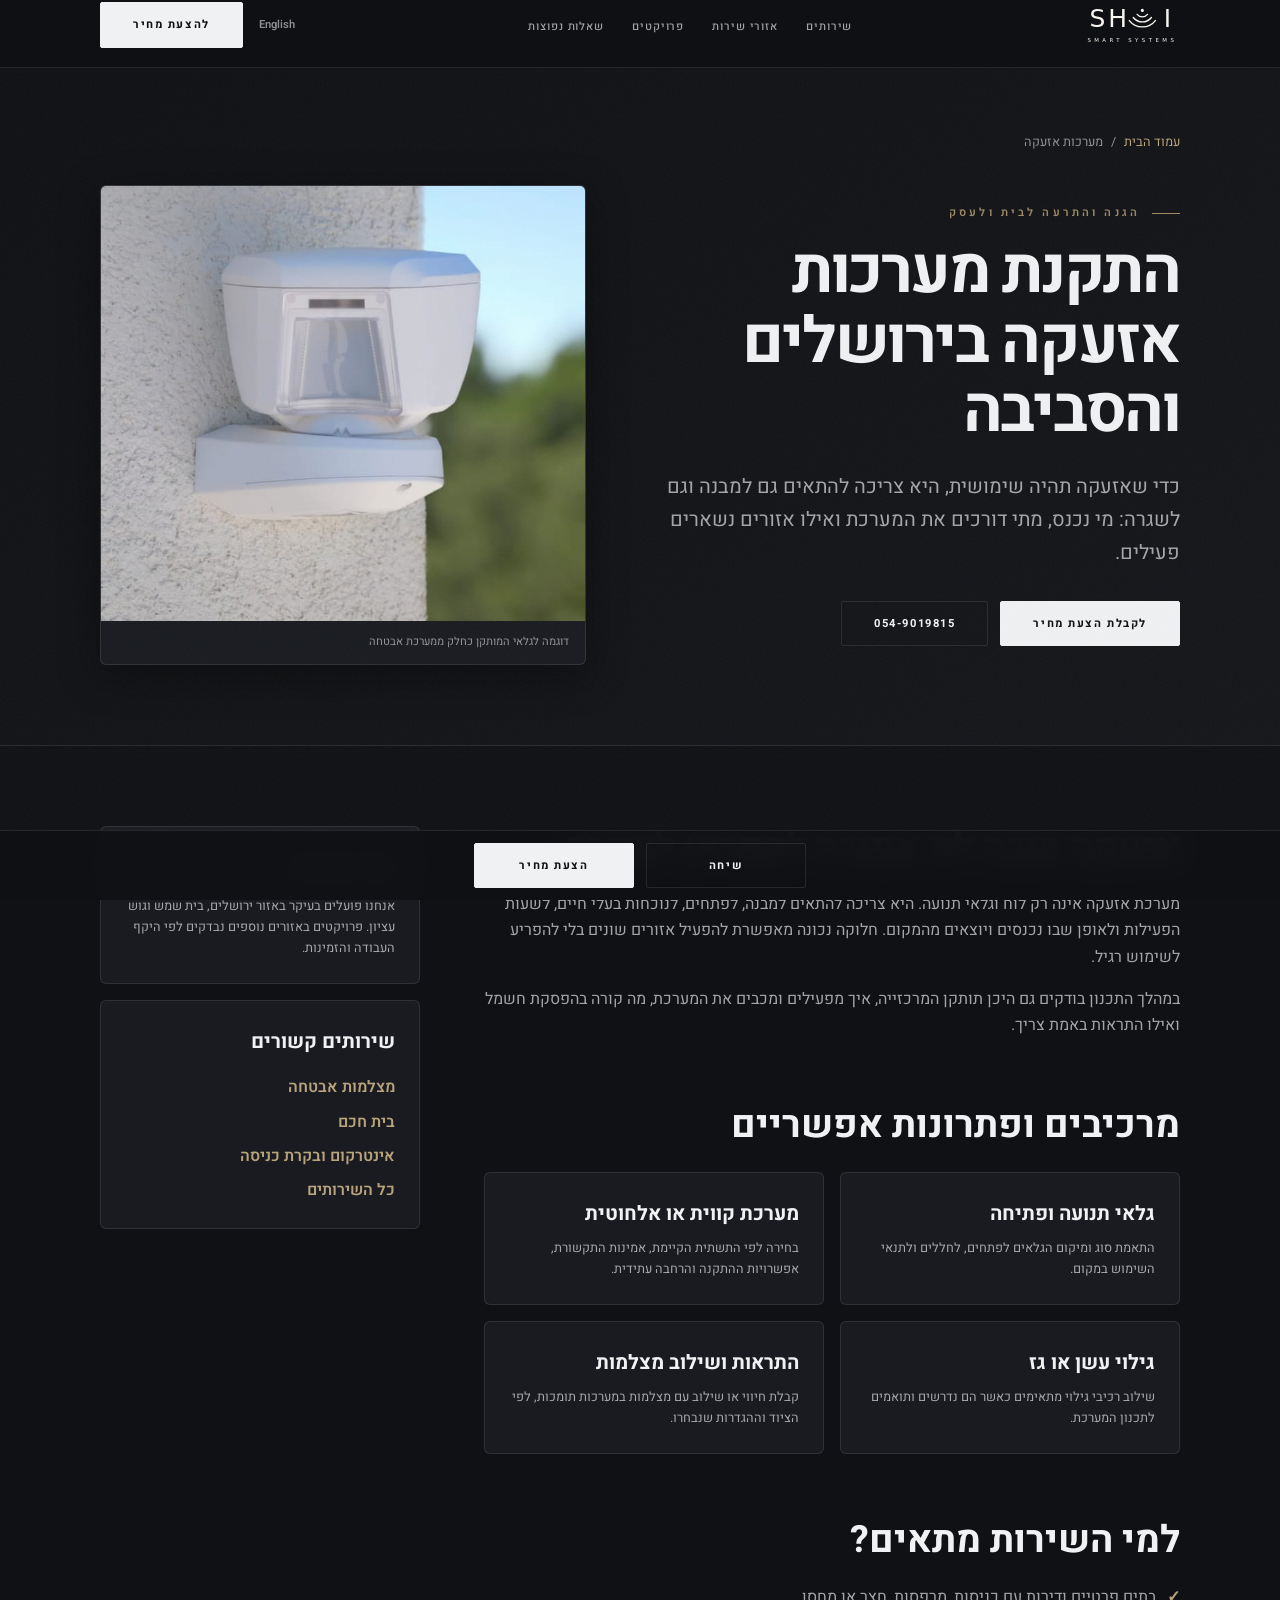
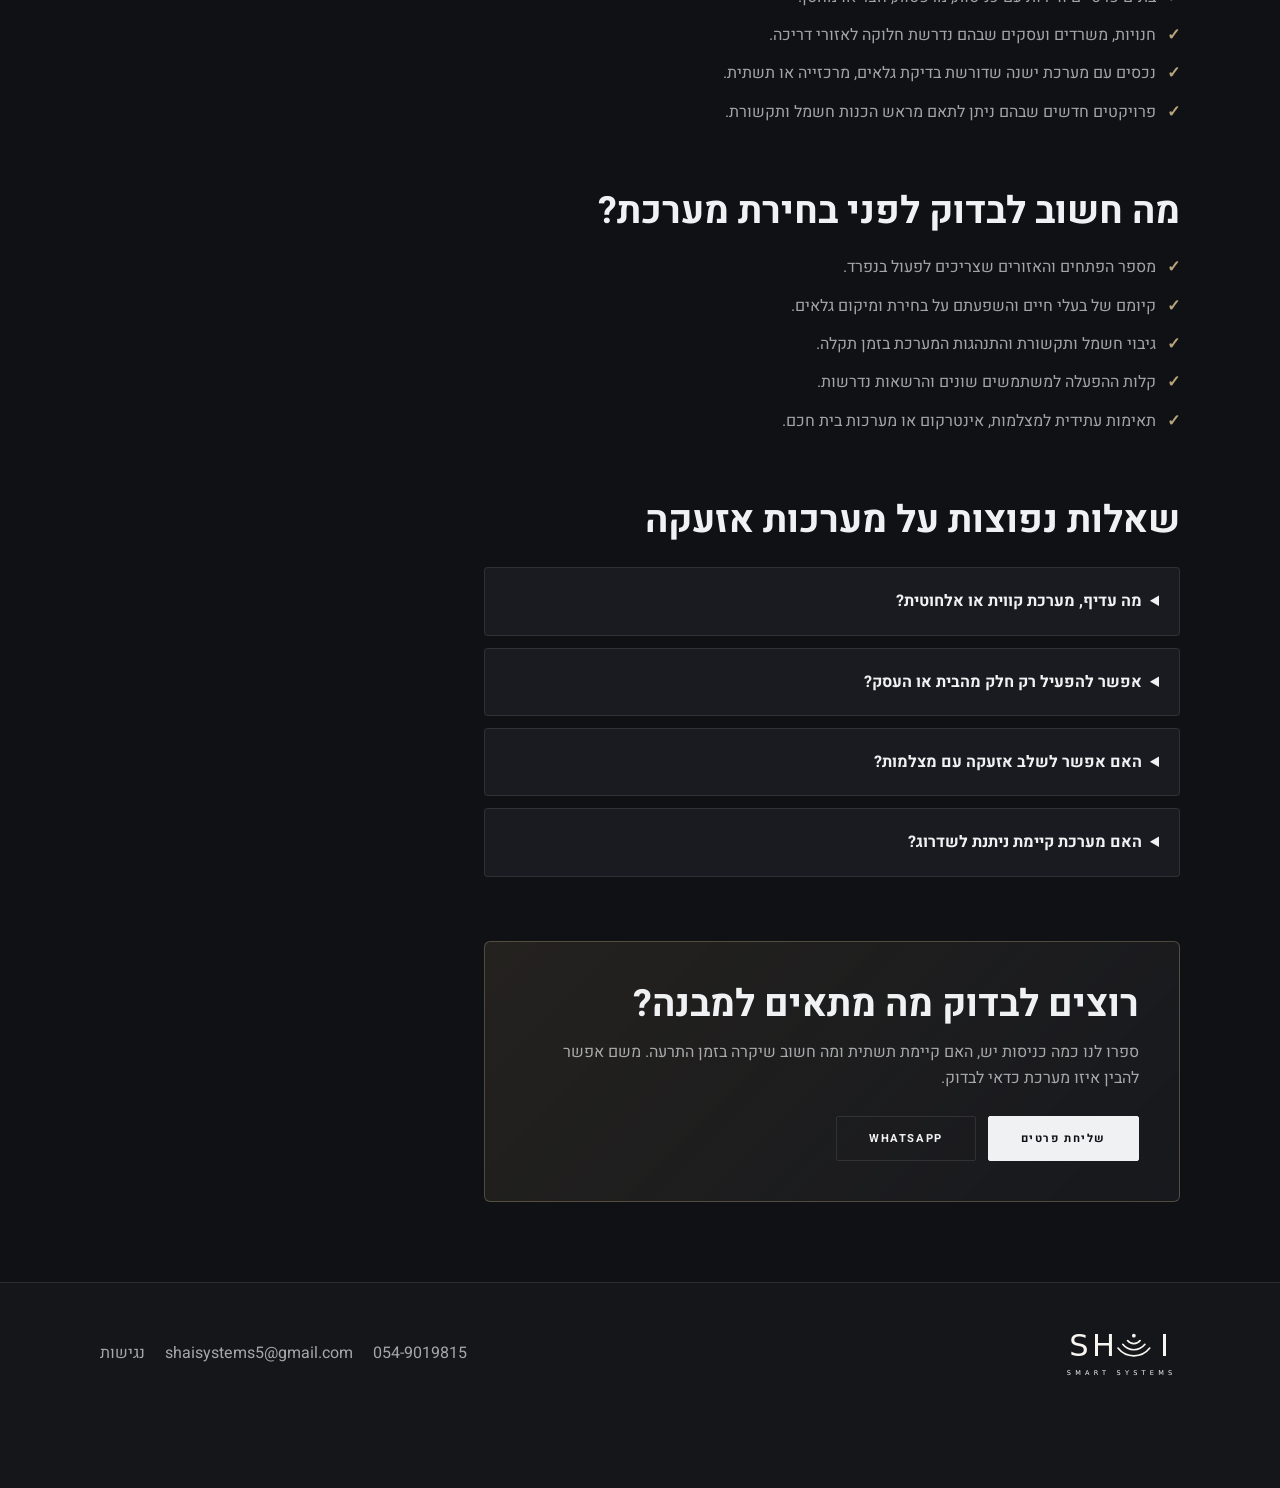
<file: alarm-systems/index.html>
<!DOCTYPE html>
<html lang="he" dir="rtl">
<head>
  <meta charset="UTF-8" />
  <meta name="viewport" content="width=device-width, initial-scale=1.0" />
  <script async src="https://www.googletagmanager.com/gtag/js?id=G-KB5NENJCQK"></script>
  <script>window.dataLayer=window.dataLayer||[];function gtag(){dataLayer.push(arguments)}gtag('js',new Date());gtag('config','G-KB5NENJCQK');</script>
  <title>התקנת מערכות אזעקה בירושלים והסביבה | שי מערכות</title>
  <meta name="description" content="תכנון והתקנת מערכות אזעקה לבית ולעסק באזור ירושלים והסביבה. פרויקטים באזורים נוספים נבדקים לפי היקף העבודה והזמינות." />
  <meta name="robots" content="index, follow" /><link rel="canonical" href="https://shai-systems.com/alarm-systems/" />
  <link rel="alternate" hreflang="he-IL" href="https://shai-systems.com/alarm-systems/" />
  <link rel="alternate" hreflang="en" href="https://shai-systems.com/en/alarm-systems/" />
  <link rel="alternate" hreflang="x-default" href="https://shai-systems.com/alarm-systems/" />
  <meta property="og:type" content="website" /><meta property="og:url" content="https://shai-systems.com/alarm-systems/" /><meta property="og:title" content="התקנת מערכות אזעקה בירושלים והסביבה" /><meta property="og:description" content="מערכת אזעקה המתוכננת לפי נקודות הכניסה, המבנה, שגרת השימוש והתשתית." /><meta property="og:image" content="https://shai-systems.com/images/pir-sensor.jpg" /><meta property="og:locale" content="he_IL" /><meta property="og:site_name" content="שי מערכות חכמות" /><meta name="twitter:card" content="summary_large_image" />
  <link rel="icon" type="image/png" sizes="32x32" href="/favicon-32.png" /><link rel="icon" type="image/png" sizes="16x16" href="/favicon-16.png" />
  <link rel="stylesheet" href="/style.css?v=20261106c" />
  <script type="application/ld+json">
  {"@context":"https://schema.org","@graph":[{"@type":"Service","@id":"https://shai-systems.com/alarm-systems/#service","name":"התקנת מערכות אזעקה","serviceType":"מערכות אזעקה וגילוי לבית ולעסק","url":"https://shai-systems.com/alarm-systems/","description":"תכנון והתקנת מערכת אזעקה בהתאם למבנה, לנקודות הכניסה, לתשתית ולשגרת השימוש.","provider":{"@id":"https://shai-systems.com/#organization"},"areaServed":[{"@type":"City","name":"ירושלים"},{"@type":"City","name":"בית שמש"},{"@type":"AdministrativeArea","name":"גוש עציון"}]},{"@type":"BreadcrumbList","itemListElement":[{"@type":"ListItem","position":1,"name":"עמוד הבית","item":"https://shai-systems.com/"},{"@type":"ListItem","position":2,"name":"מערכות אזעקה","item":"https://shai-systems.com/alarm-systems/"}]}]}
  </script>
</head>
<body class="service-page">
  <a href="#main-content" class="skip-link">דלג לתוכן הראשי</a>
  <nav id="navbar" aria-label="ניווט ראשי"><div class="container"><div class="nav__inner"><a href="/" class="nav__logo" aria-label="שי מערכות חכמות, עמוד הבית"><img src="/images/logo-light.svg" alt="שי מערכות חכמות" class="nav__logo-img" width="120" height="40" /></a><ul class="nav__links" role="list"><li><a href="/#services">שירותים</a></li><li><a href="/#areas">אזורי שירות</a></li><li><a href="/#gallery">פרויקטים</a></li><li><a href="/#faq">שאלות נפוצות</a></li></ul><div class="nav__right"><a href="/en/alarm-systems/" class="lang-toggle__btn" lang="en" dir="ltr">English</a><a href="/#contact" class="btn btn--dark service-nav__back">להצעת מחיר</a></div></div></div></nav>
  <main id="main-content">
    <header class="service-hero"><div class="container"><nav class="breadcrumbs" aria-label="פירורי לחם"><a href="/">עמוד הבית</a><span aria-hidden="true">/</span><span aria-current="page">מערכות אזעקה</span></nav><div class="service-hero__grid">
      <div><p class="eyebrow">הגנה והתרעה לבית ולעסק</p><h1>התקנת מערכות אזעקה בירושלים והסביבה</h1><p class="service-hero__lead">כדי שאזעקה תהיה שימושית, היא צריכה להתאים גם למבנה וגם לשגרה: מי נכנס, מתי דורכים את המערכת ואילו אזורים נשארים פעילים.</p><div class="service-hero__actions"><a href="/#contact" class="btn btn--dark">לקבלת הצעת מחיר</a><a href="tel:0549019815" class="btn btn--outline" dir="ltr">054-9019815</a></div></div>
      <figure class="service-hero__media"><img src="/images/pir-sensor.jpg" alt="גלאי תנועה חיצוני המותקן על קיר" width="700" height="1644" fetchpriority="high" style="object-position:center 45%" /><figcaption>דוגמה לגלאי המותקן כחלק ממערכת אבטחה</figcaption></figure>
    </div></div></header>
    <div class="service-detail"><div class="container service-detail__layout">
      <article class="service-copy">
        <section><h2>אזעקה טובה לא אמורה להפריע לשגרה</h2><p>מערכת אזעקה אינה רק לוח וגלאי תנועה. היא צריכה להתאים למבנה, לפתחים, לנוכחות בעלי חיים, לשעות הפעילות ולאופן שבו נכנסים ויוצאים מהמקום. חלוקה נכונה מאפשרת להפעיל אזורים שונים בלי להפריע לשימוש רגיל.</p><p>במהלך התכנון בודקים גם היכן תותקן המרכזייה, איך מפעילים ומכבים את המערכת, מה קורה בהפסקת חשמל ואילו התראות באמת צריך.</p></section>
        <section><h2>מרכיבים ופתרונות אפשריים</h2><div class="feature-grid">
          <div class="feature-card"><h3>גלאי תנועה ופתיחה</h3><p>התאמת סוג ומיקום הגלאים לפתחים, לחללים ולתנאי השימוש במקום.</p></div>
          <div class="feature-card"><h3>מערכת קווית או אלחוטית</h3><p>בחירה לפי התשתית הקיימת, אמינות התקשורת, אפשרויות ההתקנה והרחבה עתידית.</p></div>
          <div class="feature-card"><h3>גילוי עשן או גז</h3><p>שילוב רכיבי גילוי מתאימים כאשר הם נדרשים ותואמים לתכנון המערכת.</p></div>
          <div class="feature-card"><h3>התראות ושילוב מצלמות</h3><p>קבלת חיווי או שילוב עם מצלמות במערכות תומכות, לפי הציוד וההגדרות שנבחרו.</p></div>
        </div></section>
        <section><h2>למי השירות מתאים?</h2><ul class="check-list"><li>בתים פרטיים ודירות עם כניסות, מרפסות, חצר או מחסן.</li><li>חנויות, משרדים ועסקים שבהם נדרשת חלוקה לאזורי דריכה.</li><li>נכסים עם מערכת ישנה שדורשת בדיקת גלאים, מרכזייה או תשתית.</li><li>פרויקטים חדשים שבהם ניתן לתאם מראש הכנות חשמל ותקשורת.</li></ul></section>
        <section><h2>מה חשוב לבדוק לפני בחירת מערכת?</h2><ul class="check-list"><li>מספר הפתחים והאזורים שצריכים לפעול בנפרד.</li><li>קיומם של בעלי חיים והשפעתם על בחירת ומיקום גלאים.</li><li>גיבוי חשמל ותקשורת והתנהגות המערכת בזמן תקלה.</li><li>קלות ההפעלה למשתמשים שונים והרשאות נדרשות.</li><li>תאימות עתידית למצלמות, אינטרקום או מערכות בית חכם.</li></ul></section>
        <section><h2>שאלות נפוצות על מערכות אזעקה</h2><div class="native-faq">
          <details><summary>מה עדיף, מערכת קווית או אלחוטית?</summary><p>אין תשובה אחת לכל מבנה. מערכת קווית מתאימה במיוחד כאשר קיימת תשתית טובה או בפרויקט חדש. מערכת אלחוטית יכולה להתאים למבנה קיים. ההחלטה תלויה בכיסוי, בתנאי הקליטה ובאפשרויות התחזוקה.</p></details>
          <details><summary>אפשר להפעיל רק חלק מהבית או העסק?</summary><p>במערכות מתאימות ניתן לחלק לאזורים ולהגדיר דריכה חלקית. החלוקה צריכה להיקבע בזמן התכנון לפי תנועת המשתמשים במבנה.</p></details>
          <details><summary>האם אפשר לשלב אזעקה עם מצלמות?</summary><p>כן, כאשר הציוד והאפליקציות תומכים בשילוב. חשוב להגדיר מראש מה מצופה מהחיבור ולא להסתמך על שילוב שאינו תואם בין יצרנים.</p></details>
          <details><summary>האם מערכת קיימת ניתנת לשדרוג?</summary><p>לעיתים ניתן לשמר חלק מהתשתית או מהרכיבים. נדרשת בדיקה של מצב הכבלים, סוג המרכזייה, תאימות הגלאים ויכולת ההרחבה.</p></details>
        </div></section>
        <section class="service-cta"><h2>רוצים לבדוק מה מתאים למבנה?</h2><p>ספרו לנו כמה כניסות יש, האם קיימת תשתית ומה חשוב שיקרה בזמן התרעה. משם אפשר להבין איזו מערכת כדאי לבדוק.</p><div class="service-cta__actions"><a href="/#contact" class="btn btn--dark">שליחת פרטים</a><a href="https://wa.me/972549019815?text=%D7%A9%D7%9C%D7%95%D7%9D%2C%20%D7%90%D7%A9%D7%9E%D7%97%20%D7%9C%D7%A7%D7%91%D7%9C%20%D7%A4%D7%A8%D7%98%D7%99%D7%9D%20%D7%A2%D7%9C%20%D7%9E%D7%A2%D7%A8%D7%9B%D7%AA%20%D7%90%D7%96%D7%A2%D7%A7%D7%94" class="btn btn--outline" target="_blank" rel="noopener noreferrer">WhatsApp</a></div></section>
      </article>
      <aside class="service-sidebar" aria-label="שירותים קשורים"><div class="service-sidebar__card"><h2>אזור פעילות</h2><p>אנחנו פועלים בעיקר באזור ירושלים, בית שמש וגוש עציון. פרויקטים באזורים נוספים נבדקים לפי היקף העבודה והזמינות.</p></div><div class="service-sidebar__card"><h2>שירותים קשורים</h2><nav class="service-sidebar__links" aria-label="קישורים לשירותים קשורים"><a href="/security-cameras/">מצלמות אבטחה</a><a href="/smart-home/">בית חכם</a><a href="/intercom/">אינטרקום ובקרת כניסה</a><a href="/#services">כל השירותים</a></nav></div></aside>
    </div></div>
  </main>
  <footer class="service-footer"><div class="container service-footer__inner"><a href="/"><img src="/images/logo-light.svg" alt="שי מערכות חכמות" width="120" height="61" /></a><div class="service-footer__contact"><a href="tel:0549019815" dir="ltr">054-9019815</a><a href="mailto:shaisystems5@gmail.com">shaisystems5@gmail.com</a><a href="/accessibility.html">נגישות</a></div></div></footer>
  <nav class="service-sticky" aria-label="יצירת קשר מהירה"><a href="tel:0549019815" class="btn btn--outline">שיחה</a><a href="/#contact" class="btn btn--dark">הצעת מחיר</a></nav>
</body>
</html>
</file>
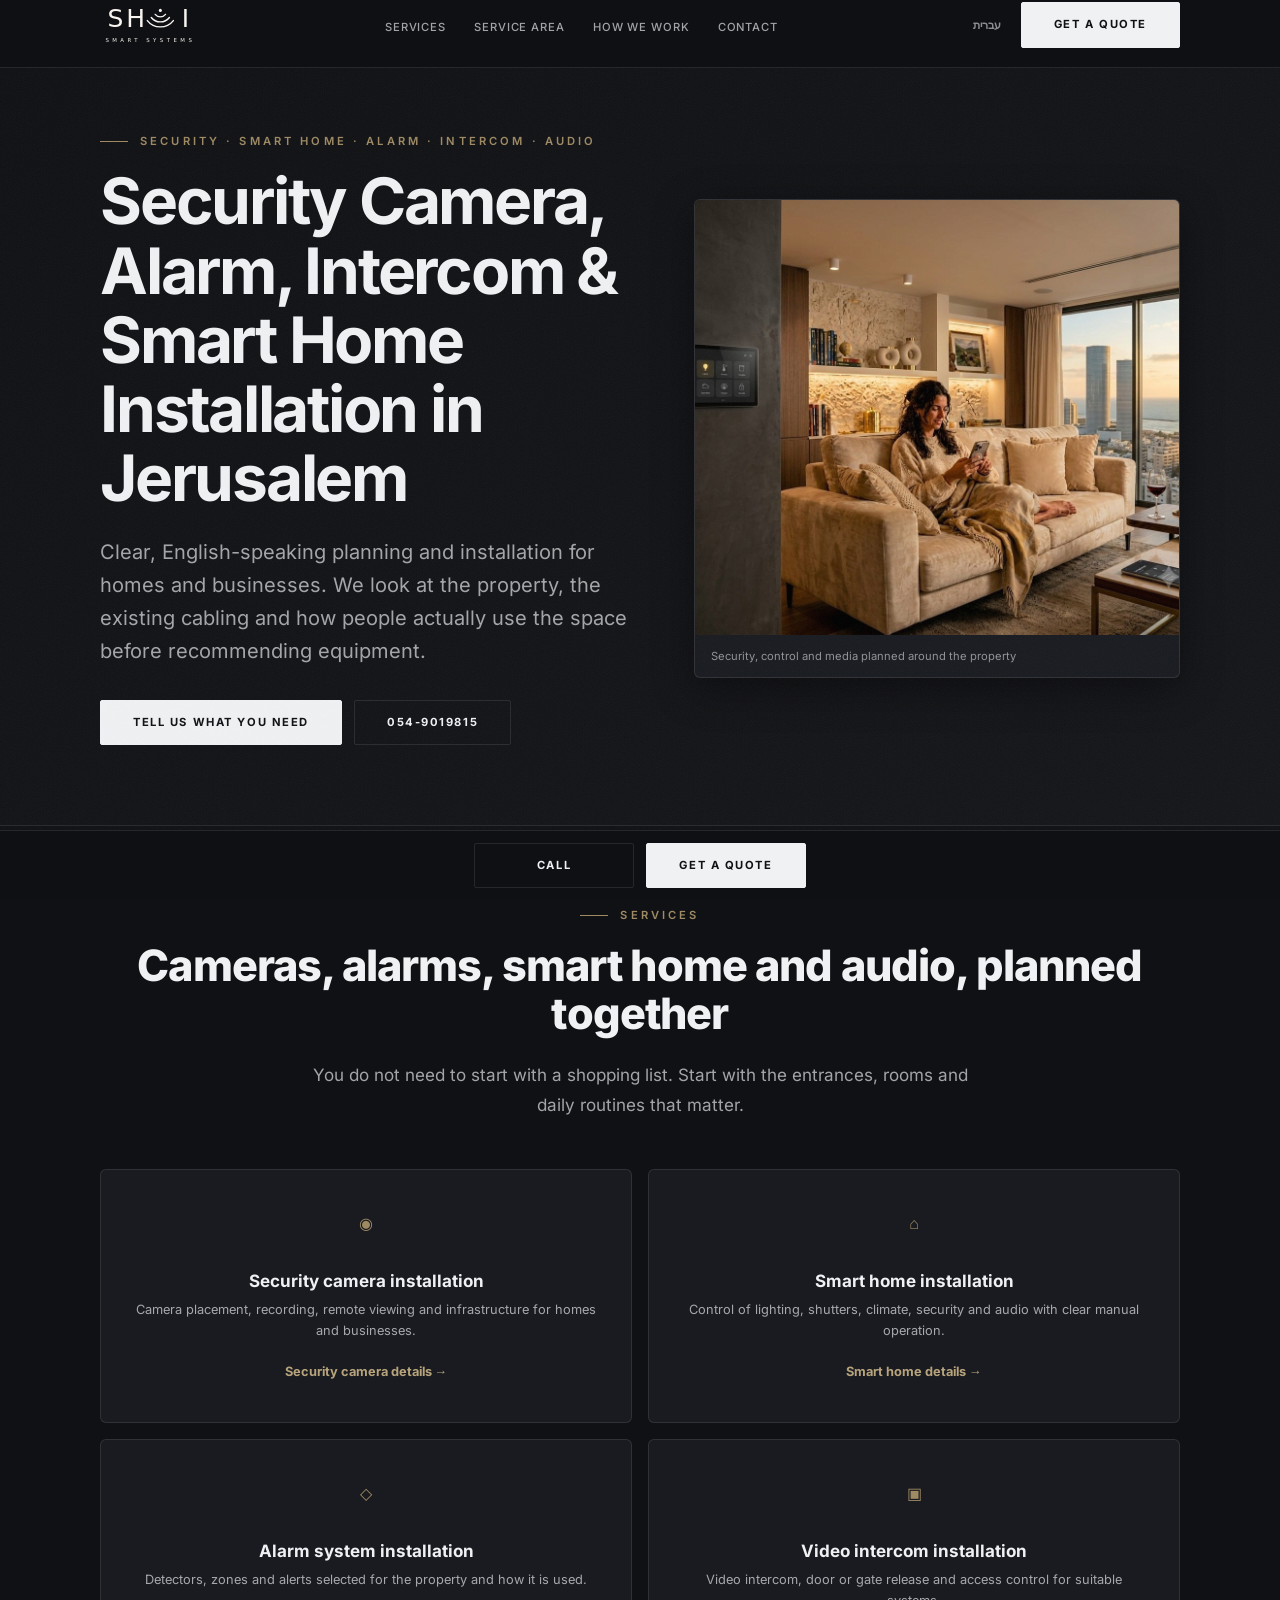
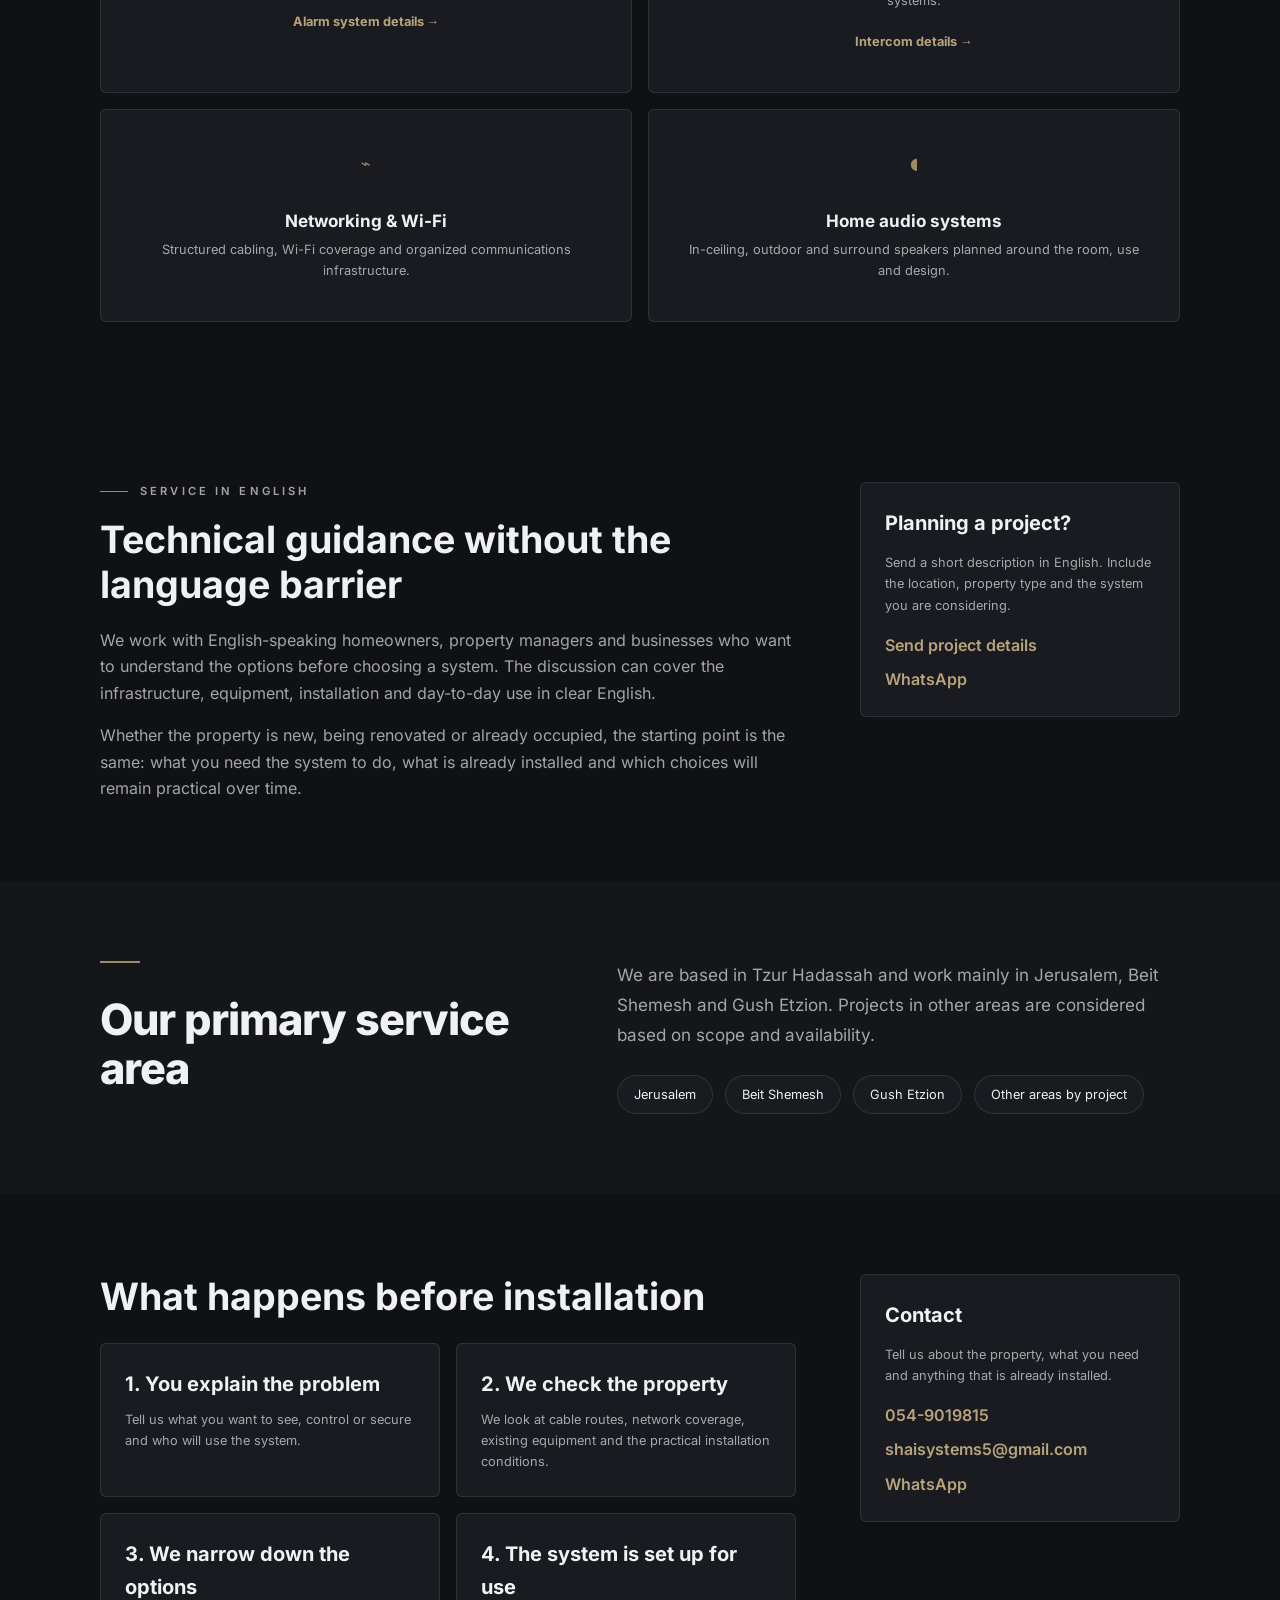
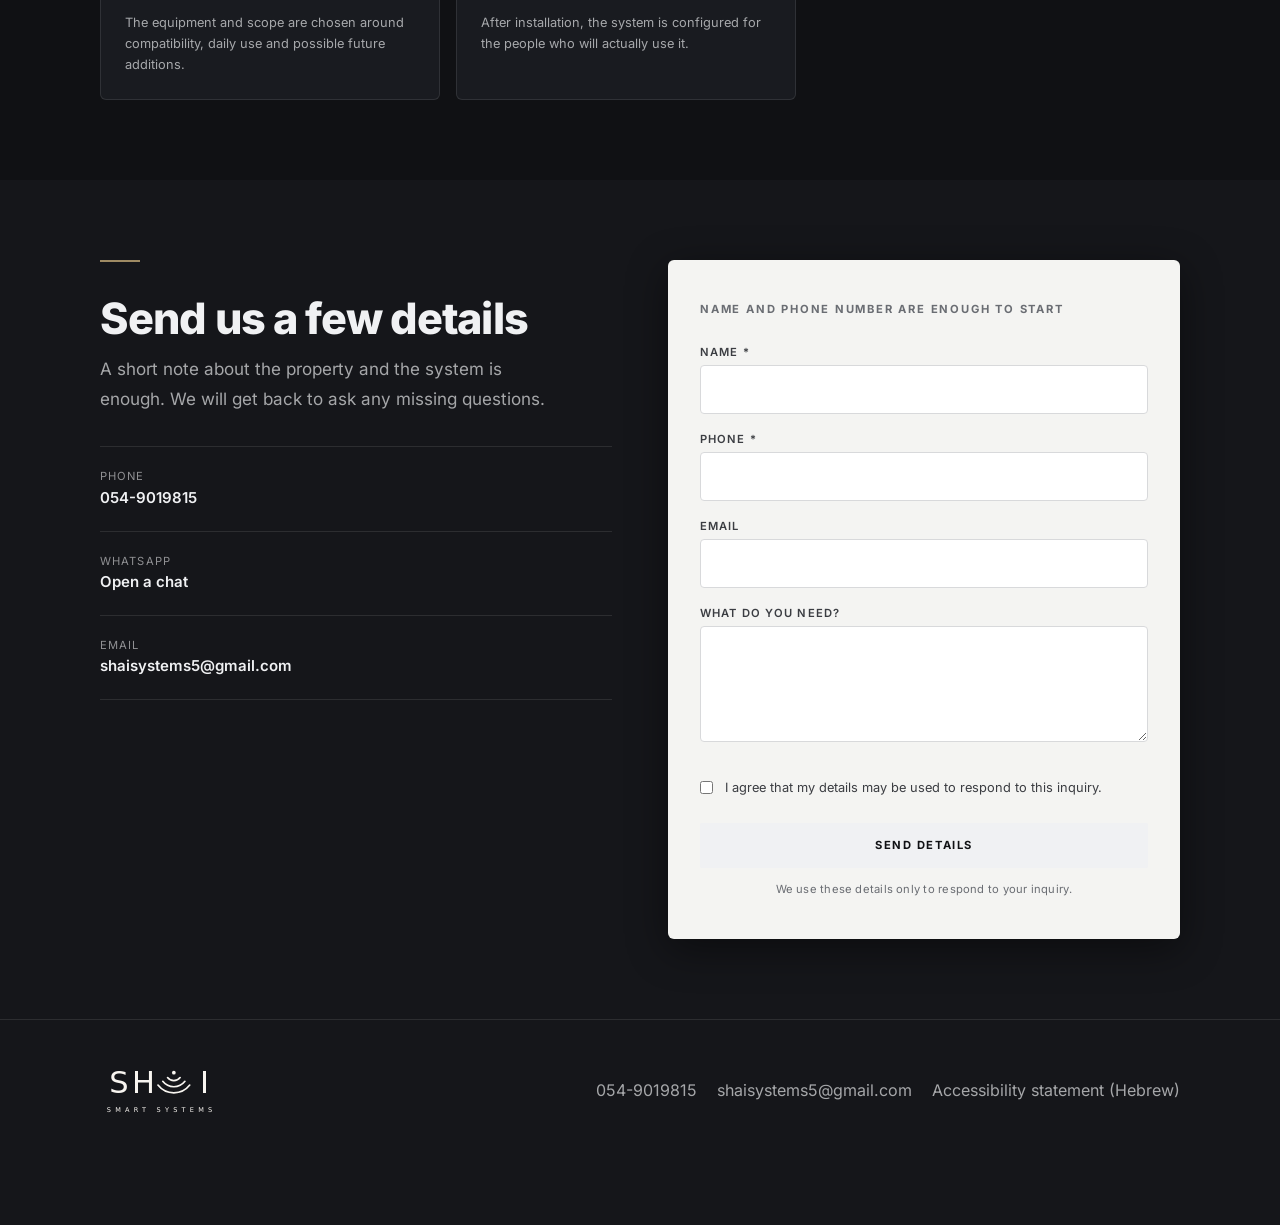
<file: en/index.html>
<!DOCTYPE html>
<html lang="en" dir="ltr">
<head>
  <meta charset="UTF-8" />
  <meta name="viewport" content="width=device-width, initial-scale=1.0" />
  <script>if(new URLSearchParams(window.location.search).get('lang')==='en')history.replaceState(null,'','/en/');</script>
  <script async src="https://www.googletagmanager.com/gtag/js?id=G-KB5NENJCQK"></script>
  <script>window.dataLayer=window.dataLayer||[];function gtag(){dataLayer.push(arguments)}gtag('js',new Date());gtag('config','G-KB5NENJCQK');</script>
  <title>Security Camera, Alarm &amp; Smart Home Installation | Shai Systems</title>
  <meta name="description" content="English-speaking installation of security cameras, alarms, smart home, intercom and audio in Jerusalem, Beit Shemesh and Gush Etzion." />
  <meta name="robots" content="index, follow" />
  <link rel="canonical" href="https://shai-systems.com/en/" />
  <link rel="alternate" hreflang="he-IL" href="https://shai-systems.com/" />
  <link rel="alternate" hreflang="en" href="https://shai-systems.com/en/" />
  <link rel="alternate" hreflang="x-default" href="https://shai-systems.com/" />
  <meta property="og:type" content="website" /><meta property="og:url" content="https://shai-systems.com/en/" />
  <meta property="og:title" content="Security Camera, Alarm &amp; Smart Home Installation | Shai Systems" />
  <meta property="og:description" content="English-speaking planning and installation for homes and businesses in Jerusalem, Beit Shemesh and Gush Etzion." />
  <meta property="og:image" content="https://shai-systems.com/images/hero-lifestyle.jpg" /><meta property="og:locale" content="en_US" /><meta property="og:locale:alternate" content="he_IL" /><meta property="og:site_name" content="Shai Smart Systems" />
  <meta name="twitter:card" content="summary_large_image" />
  <link rel="icon" type="image/png" sizes="32x32" href="/favicon-32.png" /><link rel="icon" type="image/png" sizes="16x16" href="/favicon-16.png" />
  <link rel="stylesheet" href="/style.css?v=20261106c" />
  <script type="application/ld+json">
  {"@context":"https://schema.org","@type":"Organization","@id":"https://shai-systems.com/#organization","name":"Shai Smart Systems","alternateName":"שי מערכות חכמות","url":"https://shai-systems.com/","logo":"https://shai-systems.com/images/logo.svg","telephone":"+972-54-901-9815","email":"shaisystems5@gmail.com","areaServed":[{"@type":"City","name":"Jerusalem"},{"@type":"City","name":"Beit Shemesh"},{"@type":"AdministrativeArea","name":"Gush Etzion"}]}
  </script>
</head>
<body class="lang-en service-page">
  <a href="#main-content" class="skip-link">Skip to main content</a>
  <nav id="navbar" aria-label="Main navigation"><div class="container"><div class="nav__inner">
    <a href="/en/" class="nav__logo" aria-label="Shai Smart Systems home"><img src="/images/logo-light.svg" alt="Shai Smart Systems" class="nav__logo-img" width="120" height="40" /></a>
    <ul class="nav__links" role="list"><li><a href="#services">Services</a></li><li><a href="#areas">Service area</a></li><li><a href="#process">How we work</a></li><li><a href="#contact">Contact</a></li></ul>
    <div class="nav__right"><a href="/" class="lang-toggle__btn" lang="he" dir="rtl">עברית</a><a href="#contact" class="btn btn--dark service-nav__back">Get a quote</a></div>
  </div></div></nav>

  <main id="main-content">
    <header class="service-hero"><div class="container"><div class="service-hero__grid">
      <div><p class="eyebrow">Security · Smart home · Alarm · Intercom · Audio</p><h1>Security Camera, Alarm, Intercom &amp; Smart Home Installation in Jerusalem</h1><p class="service-hero__lead">Clear, English-speaking planning and installation for homes and businesses. We look at the property, the existing cabling and how people actually use the space before recommending equipment.</p><div class="service-hero__actions"><a href="#contact" class="btn btn--dark">Tell us what you need</a><a href="tel:0549019815" class="btn btn--outline">054-9019815</a></div></div>
      <figure class="service-hero__media"><img src="/images/hero-lifestyle.jpg" alt="Modern home with integrated smart systems" width="1195" height="896" fetchpriority="high" /><figcaption>Security, control and media planned around the property</figcaption></figure>
    </div></div></header>

    <section id="services" class="section section--white" aria-labelledby="services-title"><div class="container">
      <div class="section-header section-header--stacked"><p class="eyebrow">Services</p><h2 class="heading-lg" id="services-title">Cameras, alarms, smart home and audio, planned together</h2><p class="body-md" style="color:var(--cream-soft);margin-top:var(--sp-3);max-width:680px;text-align:center">You do not need to start with a shopping list. Start with the entrances, rooms and daily routines that matter.</p></div>
      <div class="services-grid">
        <a class="service-card" href="/en/security-cameras/"><div class="service-card__icon" aria-hidden="true">◉</div><h3 class="service-card__name">Security camera installation</h3><p class="service-card__desc">Camera placement, recording, remote viewing and infrastructure for homes and businesses.</p><span class="service-card__link">Security camera details →</span></a>
        <a class="service-card" href="/en/smart-home/"><div class="service-card__icon" aria-hidden="true">⌂</div><h3 class="service-card__name">Smart home installation</h3><p class="service-card__desc">Control of lighting, shutters, climate, security and audio with clear manual operation.</p><span class="service-card__link">Smart home details →</span></a>
        <a class="service-card" href="/en/alarm-systems/"><div class="service-card__icon" aria-hidden="true">◇</div><h3 class="service-card__name">Alarm system installation</h3><p class="service-card__desc">Detectors, zones and alerts selected for the property and how it is used.</p><span class="service-card__link">Alarm system details →</span></a>
        <a class="service-card" href="/en/intercom/"><div class="service-card__icon" aria-hidden="true">▣</div><h3 class="service-card__name">Video intercom installation</h3><p class="service-card__desc">Video intercom, door or gate release and access control for suitable systems.</p><span class="service-card__link">Intercom details →</span></a>
        <article class="service-card"><div class="service-card__icon" aria-hidden="true">⌁</div><h3 class="service-card__name">Networking &amp; Wi-Fi</h3><p class="service-card__desc">Structured cabling, Wi-Fi coverage and organized communications infrastructure.</p></article>
        <article class="service-card"><div class="service-card__icon" aria-hidden="true">◖</div><h3 class="service-card__name">Home audio systems</h3><p class="service-card__desc">In-ceiling, outdoor and surround speakers planned around the room, use and design.</p></article>
      </div>
    </div></section>

    <section class="section section--white" aria-labelledby="english-service-title"><div class="container service-detail__layout"><article class="service-copy"><section><p class="eyebrow">Service in English</p><h2 id="english-service-title">Technical guidance without the language barrier</h2><p>We work with English-speaking homeowners, property managers and businesses who want to understand the options before choosing a system. The discussion can cover the infrastructure, equipment, installation and day-to-day use in clear English.</p><p>Whether the property is new, being renovated or already occupied, the starting point is the same: what you need the system to do, what is already installed and which choices will remain practical over time.</p></section></article><aside class="service-sidebar" aria-label="English consultation"><div class="service-sidebar__card"><h2>Planning a project?</h2><p>Send a short description in English. Include the location, property type and the system you are considering.</p><nav class="service-sidebar__links" aria-label="Contact in English"><a href="#contact">Send project details</a><a href="https://wa.me/972549019815" target="_blank" rel="noopener noreferrer">WhatsApp</a></nav></div></aside></div></section>

    <section id="areas" class="section section--alt local-area" aria-labelledby="areas-title"><div class="container local-area__inner"><div><div class="gold-rule" aria-hidden="true"></div><h2 class="heading-lg" id="areas-title">Our primary service area</h2></div><div><p class="body-lg">We are based in Tzur Hadassah and work mainly in Jerusalem, Beit Shemesh and Gush Etzion. Projects in other areas are considered based on scope and availability.</p><ul class="area-chips" aria-label="Service areas"><li>Jerusalem</li><li>Beit Shemesh</li><li>Gush Etzion</li><li>Other areas by project</li></ul></div></div></section>

    <section id="process" class="section section--white"><div class="container service-detail__layout"><article class="service-copy"><section><h2>What happens before installation</h2><div class="feature-grid"><div class="feature-card"><h3>1. You explain the problem</h3><p>Tell us what you want to see, control or secure and who will use the system.</p></div><div class="feature-card"><h3>2. We check the property</h3><p>We look at cable routes, network coverage, existing equipment and the practical installation conditions.</p></div><div class="feature-card"><h3>3. We narrow down the options</h3><p>The equipment and scope are chosen around compatibility, daily use and possible future additions.</p></div><div class="feature-card"><h3>4. The system is set up for use</h3><p>After installation, the system is configured for the people who will actually use it.</p></div></div></section></article><aside class="service-sidebar" aria-label="Contact options"><div class="service-sidebar__card"><h2>Contact</h2><p>Tell us about the property, what you need and anything that is already installed.</p><nav class="service-sidebar__links" aria-label="Contact links"><a href="tel:0549019815">054-9019815</a><a href="mailto:shaisystems5@gmail.com">shaisystems5@gmail.com</a><a href="https://wa.me/972549019815" target="_blank" rel="noopener noreferrer">WhatsApp</a></nav></div></aside></div></section>

    <section id="contact" class="section section--alt"><div class="container"><div class="grid-2 contact-grid"><div><div class="gold-rule" aria-hidden="true"></div><h2 class="heading-lg">Send us a few details</h2><p class="body-lg" style="margin-top:12px;max-width:470px">A short note about the property and the system is enough. We will get back to ask any missing questions.</p><div class="contact-methods" style="margin-top:var(--sp-8)"><a href="tel:0549019815" class="contact-method"><div><p class="contact-method__label">Phone</p><p class="contact-method__value">054-9019815</p></div></a><a href="https://wa.me/972549019815" class="contact-method" target="_blank" rel="noopener noreferrer"><div><p class="contact-method__label">WhatsApp</p><p class="contact-method__value">Open a chat</p></div></a><a href="mailto:shaisystems5@gmail.com" class="contact-method"><div><p class="contact-method__label">Email</p><p class="contact-method__value">shaisystems5@gmail.com</p></div></a></div></div>
        <div class="form-card"><form class="form" action="https://formspree.io/f/mbdepngj" method="POST"><p class="form__eyebrow">Name and phone number are enough to start</p><div class="form__field"><label class="form__label" for="en-name">Name *</label><input class="form__input" id="en-name" name="Full Name" type="text" autocomplete="name" required /></div><div class="form__field"><label class="form__label" for="en-phone">Phone *</label><input class="form__input" id="en-phone" name="Phone" type="tel" autocomplete="tel" required /></div><div class="form__field"><label class="form__label" for="en-email">Email</label><input class="form__input" id="en-email" name="Email" type="email" autocomplete="email" /></div><div class="form__field"><label class="form__label" for="en-message">What do you need?</label><textarea class="form__input" id="en-message" name="Project details" rows="4"></textarea></div><div class="form__privacy"><input id="en-consent" type="checkbox" name="Consent" required /><label for="en-consent">I agree that my details may be used to respond to this inquiry.</label></div><input type="hidden" name="_subject" value="English lead - Shai Smart Systems" /><button type="submit" class="btn btn--dark btn--full">Send details</button><p class="form__microtrust">We use these details only to respond to your inquiry.</p></form></div>
      </div></div></section>
  </main>
  <footer class="service-footer"><div class="container service-footer__inner"><a href="/en/"><img src="/images/logo-light.svg" alt="Shai Smart Systems" width="120" height="61" /></a><div class="service-footer__contact"><a href="tel:0549019815">054-9019815</a><a href="mailto:shaisystems5@gmail.com">shaisystems5@gmail.com</a><a href="/accessibility.html" lang="he">Accessibility statement (Hebrew)</a></div></div></footer>
  <nav class="service-sticky" aria-label="Quick contact"><a href="tel:0549019815" class="btn btn--outline">Call</a><a href="#contact" class="btn btn--dark">Get a quote</a></nav>
</body>
</html>
</file>
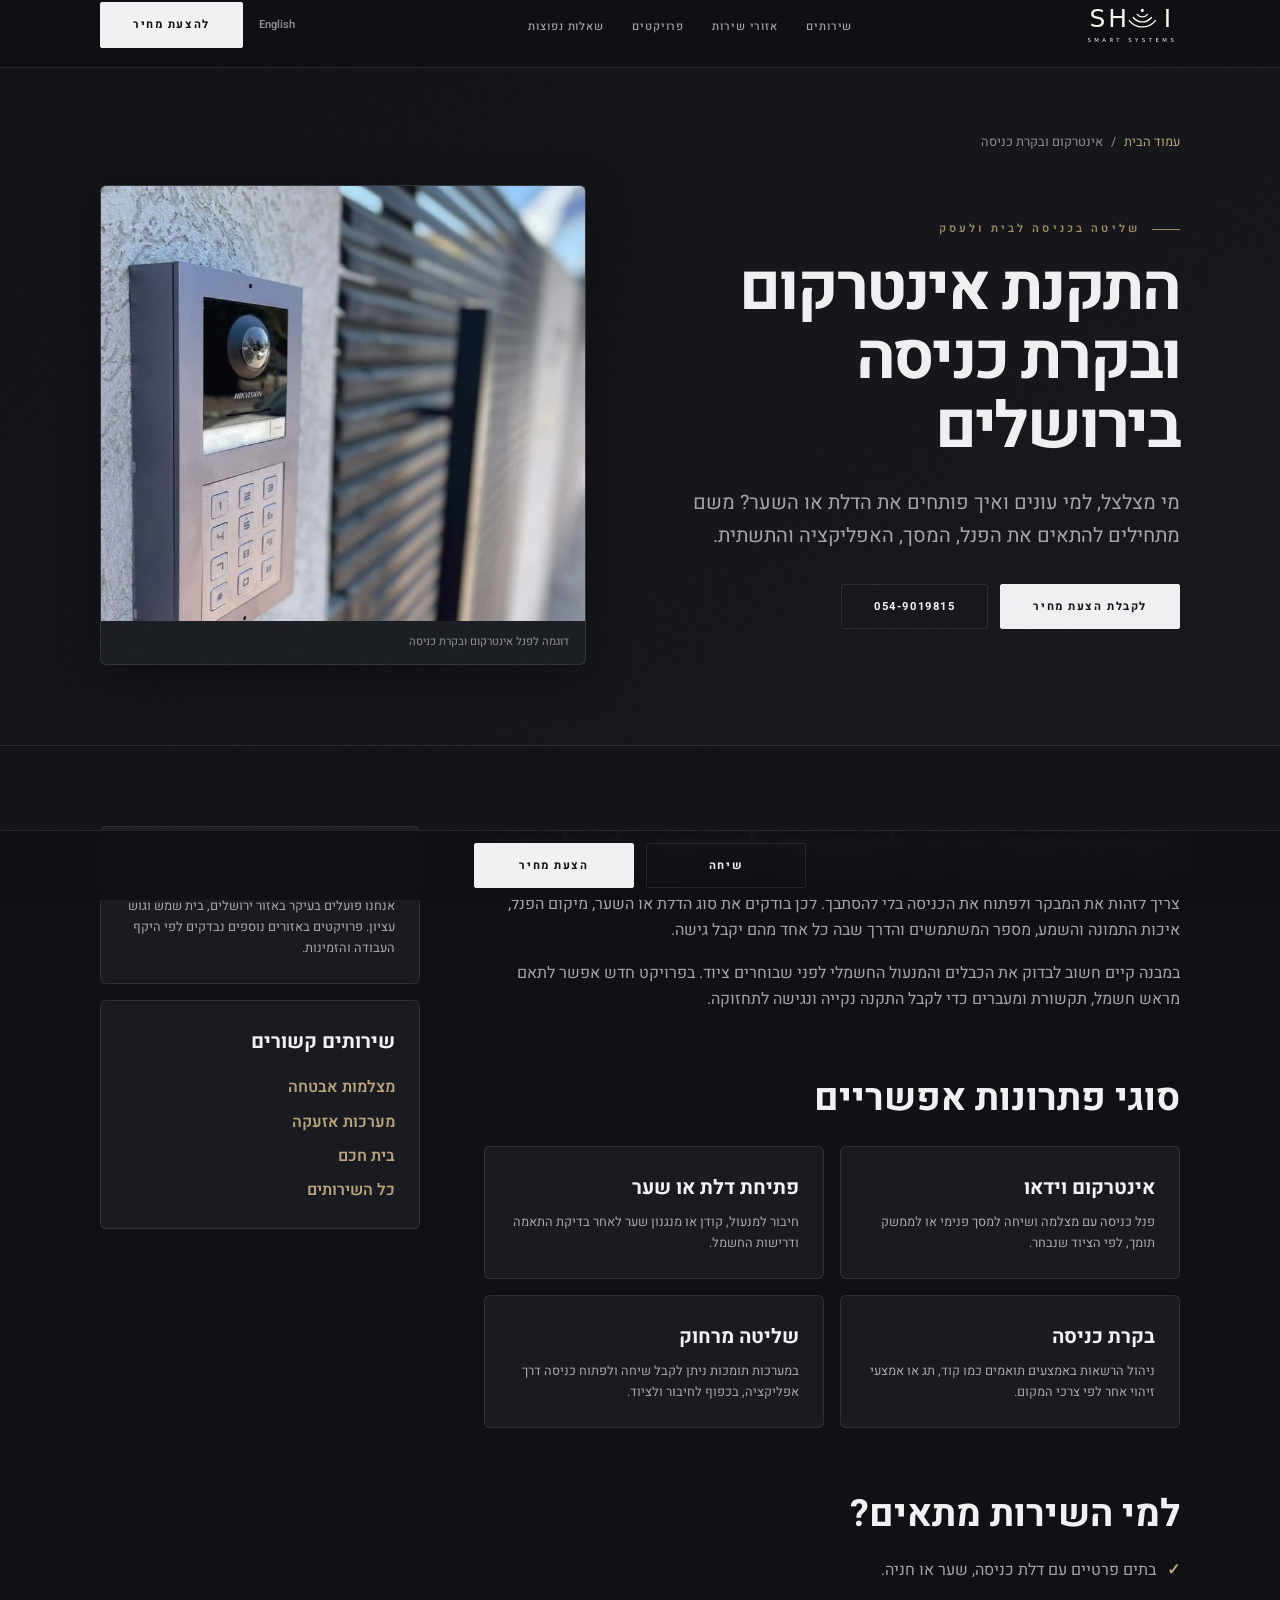
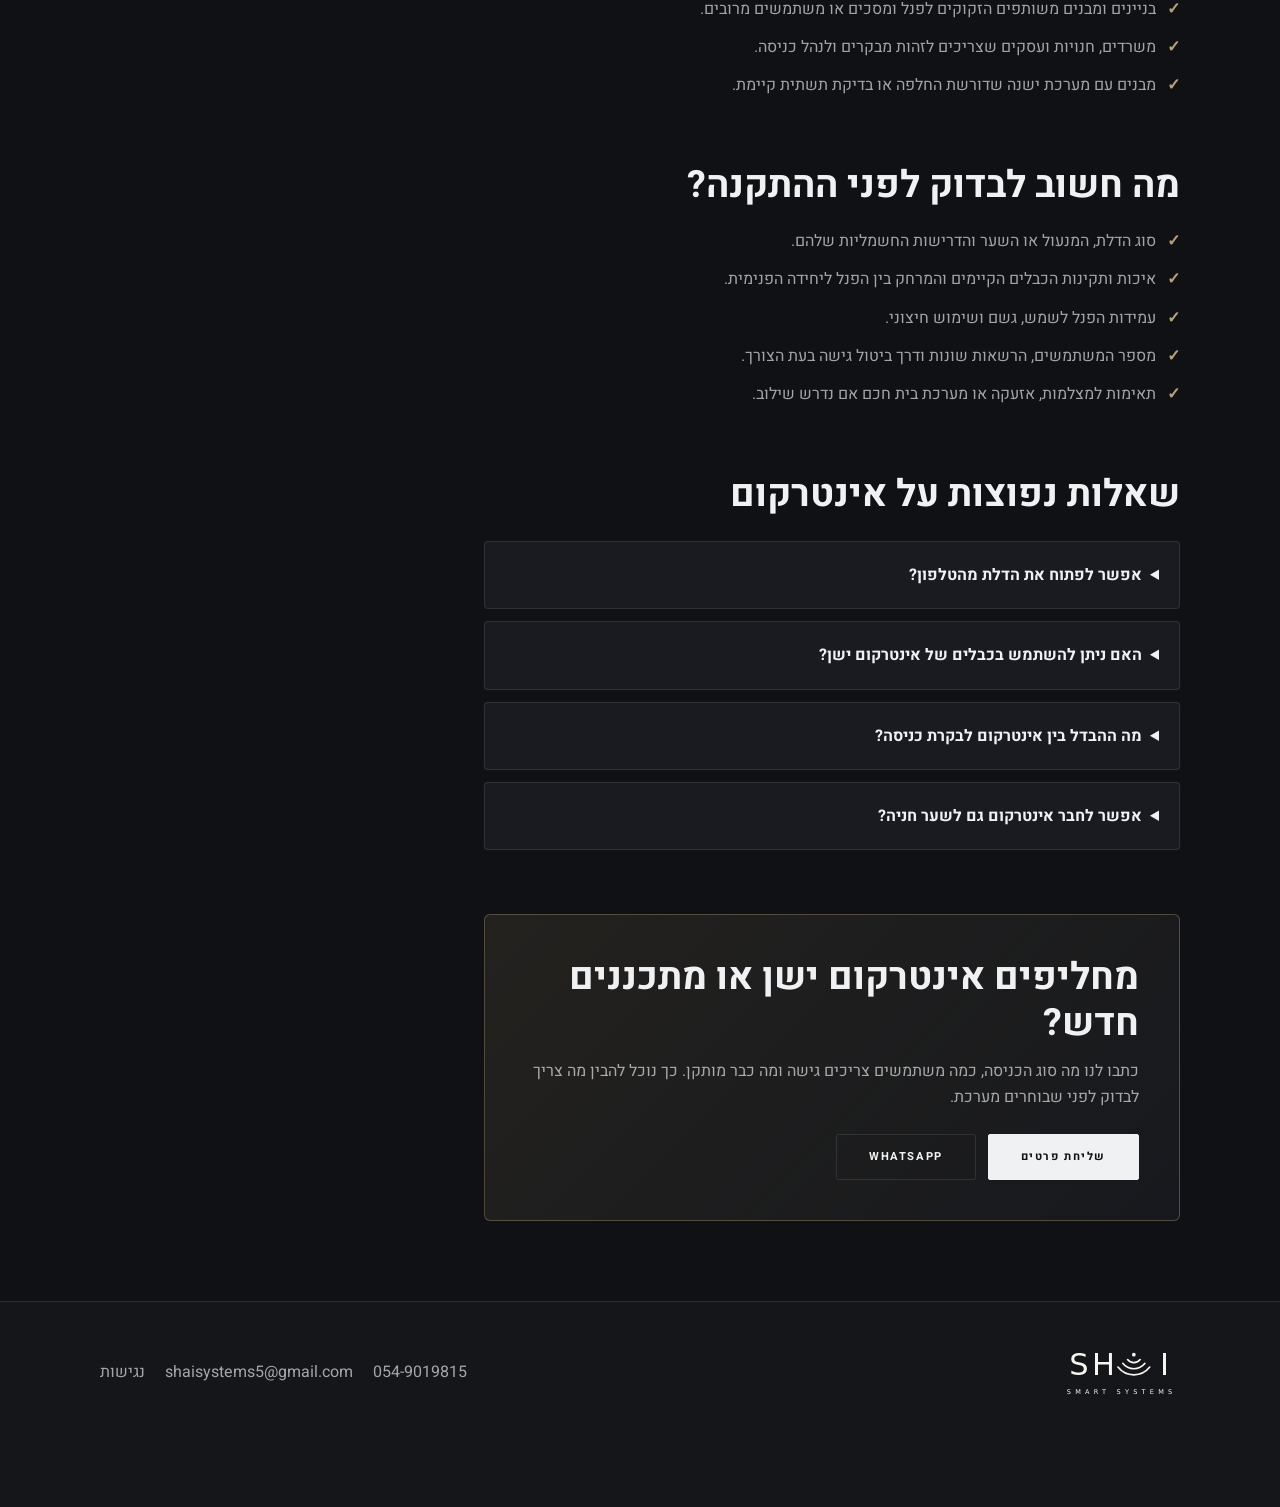
<file: intercom/index.html>
<!DOCTYPE html>
<html lang="he" dir="rtl">
<head>
  <meta charset="UTF-8" />
  <meta name="viewport" content="width=device-width, initial-scale=1.0" />
  <script async src="https://www.googletagmanager.com/gtag/js?id=G-KB5NENJCQK"></script>
  <script>window.dataLayer=window.dataLayer||[];function gtag(){dataLayer.push(arguments)}gtag('js',new Date());gtag('config','G-KB5NENJCQK');</script>
  <title>התקנת אינטרקום בירושלים ובקרת כניסה | שי מערכות</title>
  <meta name="description" content="התקנת אינטרקום ובקרת כניסה לבית ולעסק באזור ירושלים והסביבה. פרויקטים באזורים נוספים נבדקים לפי היקף העבודה והזמינות." />
  <meta name="robots" content="index, follow" /><link rel="canonical" href="https://shai-systems.com/intercom/" />
  <link rel="alternate" hreflang="he-IL" href="https://shai-systems.com/intercom/" />
  <link rel="alternate" hreflang="en" href="https://shai-systems.com/en/intercom/" />
  <link rel="alternate" hreflang="x-default" href="https://shai-systems.com/intercom/" />
  <meta property="og:type" content="website" /><meta property="og:url" content="https://shai-systems.com/intercom/" /><meta property="og:title" content="התקנת אינטרקום ובקרת כניסה בירושלים" /><meta property="og:description" content="פתרון כניסה שמתאים לדלת, לשער, לתשתית ולמשתמשים בבית או בעסק." /><meta property="og:image" content="https://shai-systems.com/images/intercom-door.jpg" /><meta property="og:locale" content="he_IL" /><meta property="og:site_name" content="שי מערכות חכמות" /><meta name="twitter:card" content="summary_large_image" />
  <link rel="icon" type="image/png" sizes="32x32" href="/favicon-32.png" /><link rel="icon" type="image/png" sizes="16x16" href="/favicon-16.png" />
  <link rel="stylesheet" href="/style.css?v=20261106c" />
  <script type="application/ld+json">
  {"@context":"https://schema.org","@graph":[{"@type":"Service","@id":"https://shai-systems.com/intercom/#service","name":"התקנת אינטרקום ובקרת כניסה","serviceType":"אינטרקום וידאו, פתיחת דלת ובקרת כניסה","url":"https://shai-systems.com/intercom/","description":"תכנון והתקנת אינטרקום ובקרת כניסה בהתאם לדלת או לשער, לתשתית, למספר המשתמשים ולצרכי השליטה.","provider":{"@id":"https://shai-systems.com/#organization"},"areaServed":[{"@type":"City","name":"ירושלים"},{"@type":"City","name":"בית שמש"},{"@type":"AdministrativeArea","name":"גוש עציון"}]},{"@type":"BreadcrumbList","itemListElement":[{"@type":"ListItem","position":1,"name":"עמוד הבית","item":"https://shai-systems.com/"},{"@type":"ListItem","position":2,"name":"אינטרקום ובקרת כניסה","item":"https://shai-systems.com/intercom/"}]}]}
  </script>
</head>
<body class="service-page">
  <a href="#main-content" class="skip-link">דלג לתוכן הראשי</a>
  <nav id="navbar" aria-label="ניווט ראשי"><div class="container"><div class="nav__inner"><a href="/" class="nav__logo" aria-label="שי מערכות חכמות, עמוד הבית"><img src="/images/logo-light.svg" alt="שי מערכות חכמות" class="nav__logo-img" width="120" height="40" /></a><ul class="nav__links" role="list"><li><a href="/#services">שירותים</a></li><li><a href="/#areas">אזורי שירות</a></li><li><a href="/#gallery">פרויקטים</a></li><li><a href="/#faq">שאלות נפוצות</a></li></ul><div class="nav__right"><a href="/en/intercom/" class="lang-toggle__btn" lang="en" dir="ltr">English</a><a href="/#contact" class="btn btn--dark service-nav__back">להצעת מחיר</a></div></div></div></nav>
  <main id="main-content">
    <header class="service-hero"><div class="container"><nav class="breadcrumbs" aria-label="פירורי לחם"><a href="/">עמוד הבית</a><span aria-hidden="true">/</span><span aria-current="page">אינטרקום ובקרת כניסה</span></nav><div class="service-hero__grid">
      <div><p class="eyebrow">שליטה בכניסה לבית ולעסק</p><h1>התקנת אינטרקום ובקרת כניסה בירושלים</h1><p class="service-hero__lead">מי מצלצל, למי עונים ואיך פותחים את הדלת או השער? משם מתחילים להתאים את הפנל, המסך, האפליקציה והתשתית.</p><div class="service-hero__actions"><a href="/#contact" class="btn btn--dark">לקבלת הצעת מחיר</a><a href="tel:0549019815" class="btn btn--outline" dir="ltr">054-9019815</a></div></div>
      <figure class="service-hero__media"><img src="/images/intercom-door.jpg" alt="אינטרקום וידאו עם לוח מקשים בכניסה" width="700" height="1556" fetchpriority="high" style="object-position:center 48%" /><figcaption>דוגמה לפנל אינטרקום ובקרת כניסה</figcaption></figure>
    </div></div></header>
    <div class="service-detail"><div class="container service-detail__layout">
      <article class="service-copy">
        <section><h2>האינטרקום צריך להתאים לכניסה, לא להפך</h2><p>צריך לזהות את המבקר ולפתוח את הכניסה בלי להסתבך. לכן בודקים את סוג הדלת או השער, מיקום הפנל, איכות התמונה והשמע, מספר המשתמשים והדרך שבה כל אחד מהם יקבל גישה.</p><p>במבנה קיים חשוב לבדוק את הכבלים והמנעול החשמלי לפני שבוחרים ציוד. בפרויקט חדש אפשר לתאם מראש חשמל, תקשורת ומעברים כדי לקבל התקנה נקייה ונגישה לתחזוקה.</p></section>
        <section><h2>סוגי פתרונות אפשריים</h2><div class="feature-grid">
          <div class="feature-card"><h3>אינטרקום וידאו</h3><p>פנל כניסה עם מצלמה ושיחה למסך פנימי או לממשק תומך, לפי הציוד שנבחר.</p></div>
          <div class="feature-card"><h3>פתיחת דלת או שער</h3><p>חיבור למנעול, קודן או מנגנון שער לאחר בדיקת התאמה ודרישות החשמל.</p></div>
          <div class="feature-card"><h3>בקרת כניסה</h3><p>ניהול הרשאות באמצעים תואמים כמו קוד, תג או אמצעי זיהוי אחר לפי צרכי המקום.</p></div>
          <div class="feature-card"><h3>שליטה מרחוק</h3><p>במערכות תומכות ניתן לקבל שיחה ולפתוח כניסה דרך אפליקציה, בכפוף לחיבור ולציוד.</p></div>
        </div></section>
        <section><h2>למי השירות מתאים?</h2><ul class="check-list"><li>בתים פרטיים עם דלת כניסה, שער או חניה.</li><li>בניינים ומבנים משותפים הזקוקים לפנל ומסכים או משתמשים מרובים.</li><li>משרדים, חנויות ועסקים שצריכים לזהות מבקרים ולנהל כניסה.</li><li>מבנים עם מערכת ישנה שדורשת החלפה או בדיקת תשתית קיימת.</li></ul></section>
        <section><h2>מה חשוב לבדוק לפני ההתקנה?</h2><ul class="check-list"><li>סוג הדלת, המנעול או השער והדרישות החשמליות שלהם.</li><li>איכות ותקינות הכבלים הקיימים והמרחק בין הפנל ליחידה הפנימית.</li><li>עמידות הפנל לשמש, גשם ושימוש חיצוני.</li><li>מספר המשתמשים, הרשאות שונות ודרך ביטול גישה בעת הצורך.</li><li>תאימות למצלמות, אזעקה או מערכת בית חכם אם נדרש שילוב.</li></ul></section>
        <section><h2>שאלות נפוצות על אינטרקום</h2><div class="native-faq">
          <details><summary>אפשר לפתוח את הדלת מהטלפון?</summary><p>במערכות שתומכות בכך ניתן לקבל שיחה ולבצע פתיחה דרך אפליקציה. האפשרות תלויה בדגם, בחיבור הרשת ובהגדרת הרשאות מתאימה.</p></details>
          <details><summary>האם ניתן להשתמש בכבלים של אינטרקום ישן?</summary><p>לעיתים כן. יש לבדוק את מספר הגידים, מצב הכבל, המרחק והדרישות של המערכת החדשה לפני שמתחייבים לשימוש בתשתית.</p></details>
          <details><summary>מה ההבדל בין אינטרקום לבקרת כניסה?</summary><p>אינטרקום מאפשר תקשורת וזיהוי מבקר. בקרת כניסה מנהלת מי רשאי להיכנס ובאיזה אמצעי. ניתן לשלב ביניהם כאשר המערכות תואמות.</p></details>
          <details><summary>אפשר לחבר אינטרקום גם לשער חניה?</summary><p>אפשר לבחון חיבור לשער או למנגנון פתיחה מתאים. נדרשת בדיקה של הבקר, הבטיחות, התשתית והציוד הקיים.</p></details>
        </div></section>
        <section class="service-cta"><h2>מחליפים אינטרקום ישן או מתכננים חדש?</h2><p>כתבו לנו מה סוג הכניסה, כמה משתמשים צריכים גישה ומה כבר מותקן. כך נוכל להבין מה צריך לבדוק לפני שבוחרים מערכת.</p><div class="service-cta__actions"><a href="/#contact" class="btn btn--dark">שליחת פרטים</a><a href="https://wa.me/972549019815?text=%D7%A9%D7%9C%D7%95%D7%9D%2C%20%D7%90%D7%A9%D7%9E%D7%97%20%D7%9C%D7%A7%D7%91%D7%9C%20%D7%A4%D7%A8%D7%98%D7%99%D7%9D%20%D7%A2%D7%9C%20%D7%90%D7%99%D7%A0%D7%98%D7%A8%D7%A7%D7%95%D7%9D" class="btn btn--outline" target="_blank" rel="noopener noreferrer">WhatsApp</a></div></section>
      </article>
      <aside class="service-sidebar" aria-label="שירותים קשורים"><div class="service-sidebar__card"><h2>אזור פעילות</h2><p>אנחנו פועלים בעיקר באזור ירושלים, בית שמש וגוש עציון. פרויקטים באזורים נוספים נבדקים לפי היקף העבודה והזמינות.</p></div><div class="service-sidebar__card"><h2>שירותים קשורים</h2><nav class="service-sidebar__links" aria-label="קישורים לשירותים קשורים"><a href="/security-cameras/">מצלמות אבטחה</a><a href="/alarm-systems/">מערכות אזעקה</a><a href="/smart-home/">בית חכם</a><a href="/#services">כל השירותים</a></nav></div></aside>
    </div></div>
  </main>
  <footer class="service-footer"><div class="container service-footer__inner"><a href="/"><img src="/images/logo-light.svg" alt="שי מערכות חכמות" width="120" height="61" /></a><div class="service-footer__contact"><a href="tel:0549019815" dir="ltr">054-9019815</a><a href="mailto:shaisystems5@gmail.com">shaisystems5@gmail.com</a><a href="/accessibility.html">נגישות</a></div></div></footer>
  <nav class="service-sticky" aria-label="יצירת קשר מהירה"><a href="tel:0549019815" class="btn btn--outline">שיחה</a><a href="/#contact" class="btn btn--dark">הצעת מחיר</a></nav>
</body>
</html>
</file>
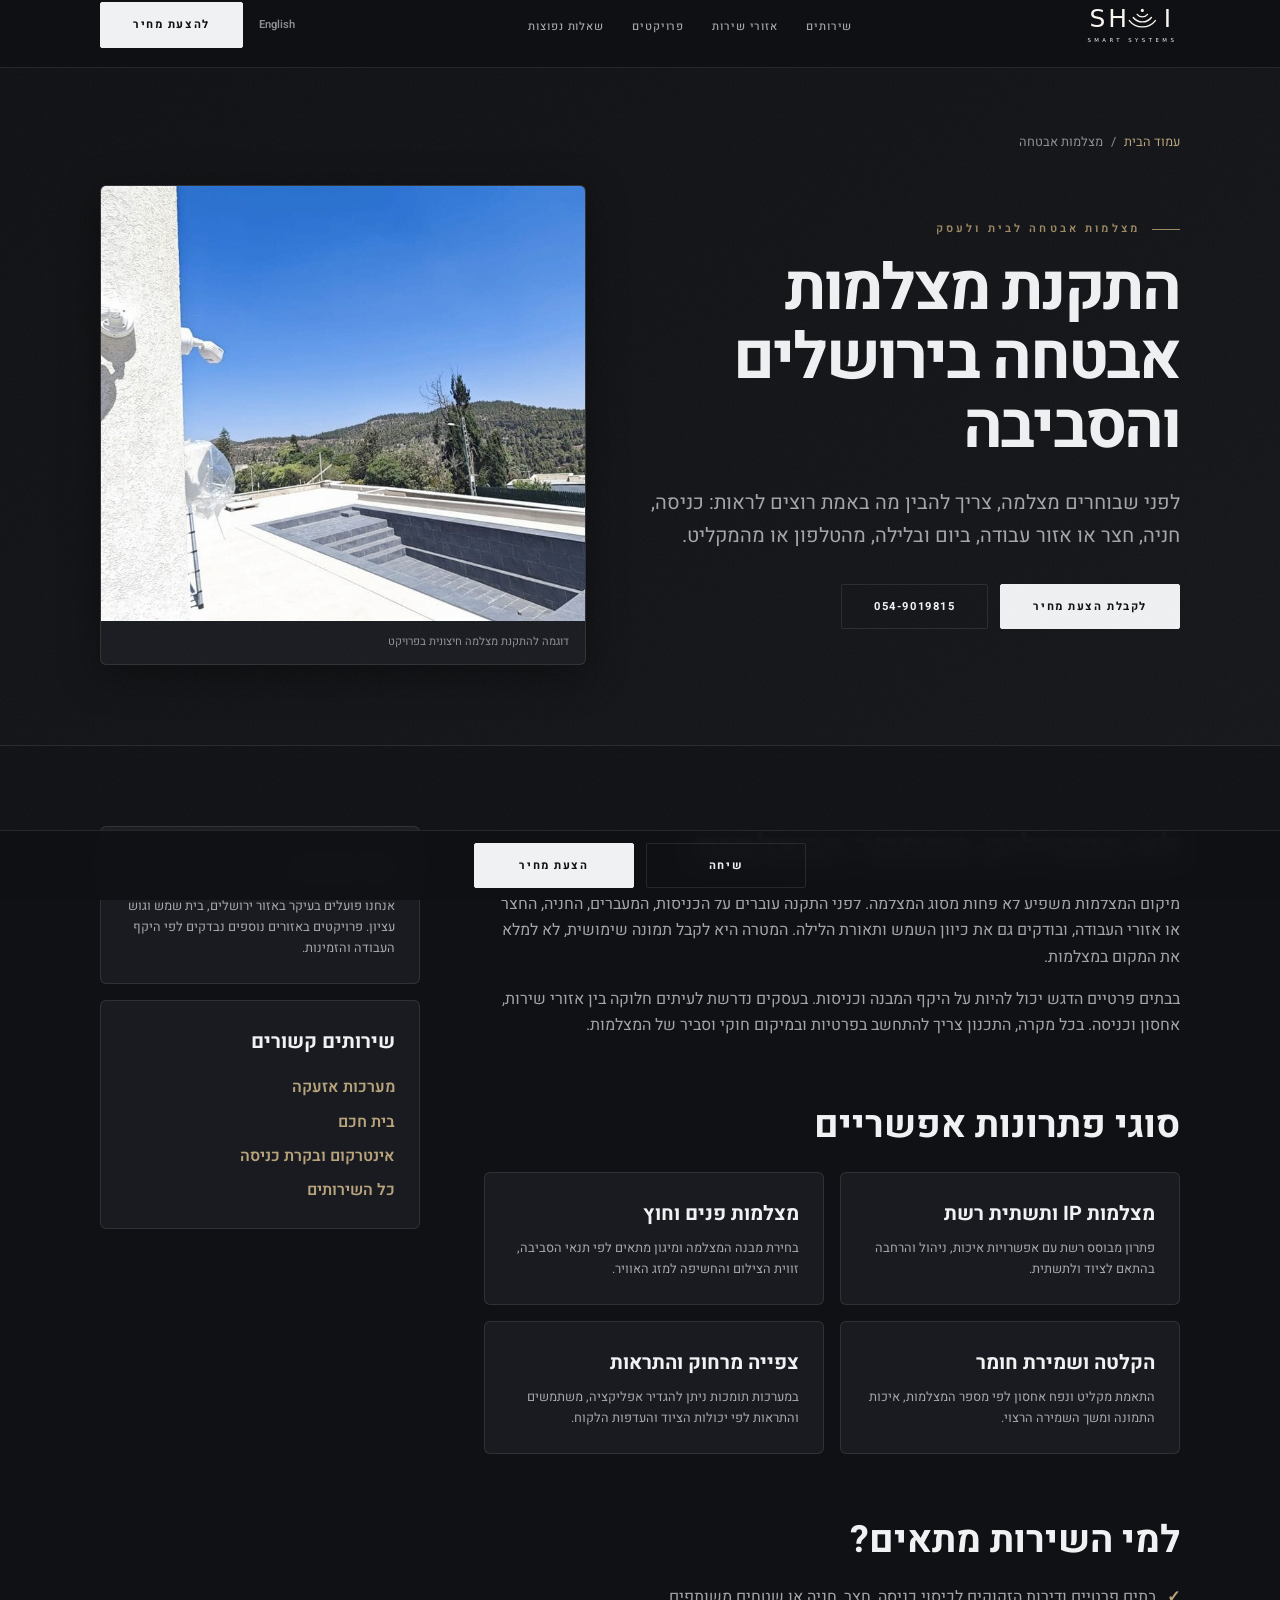
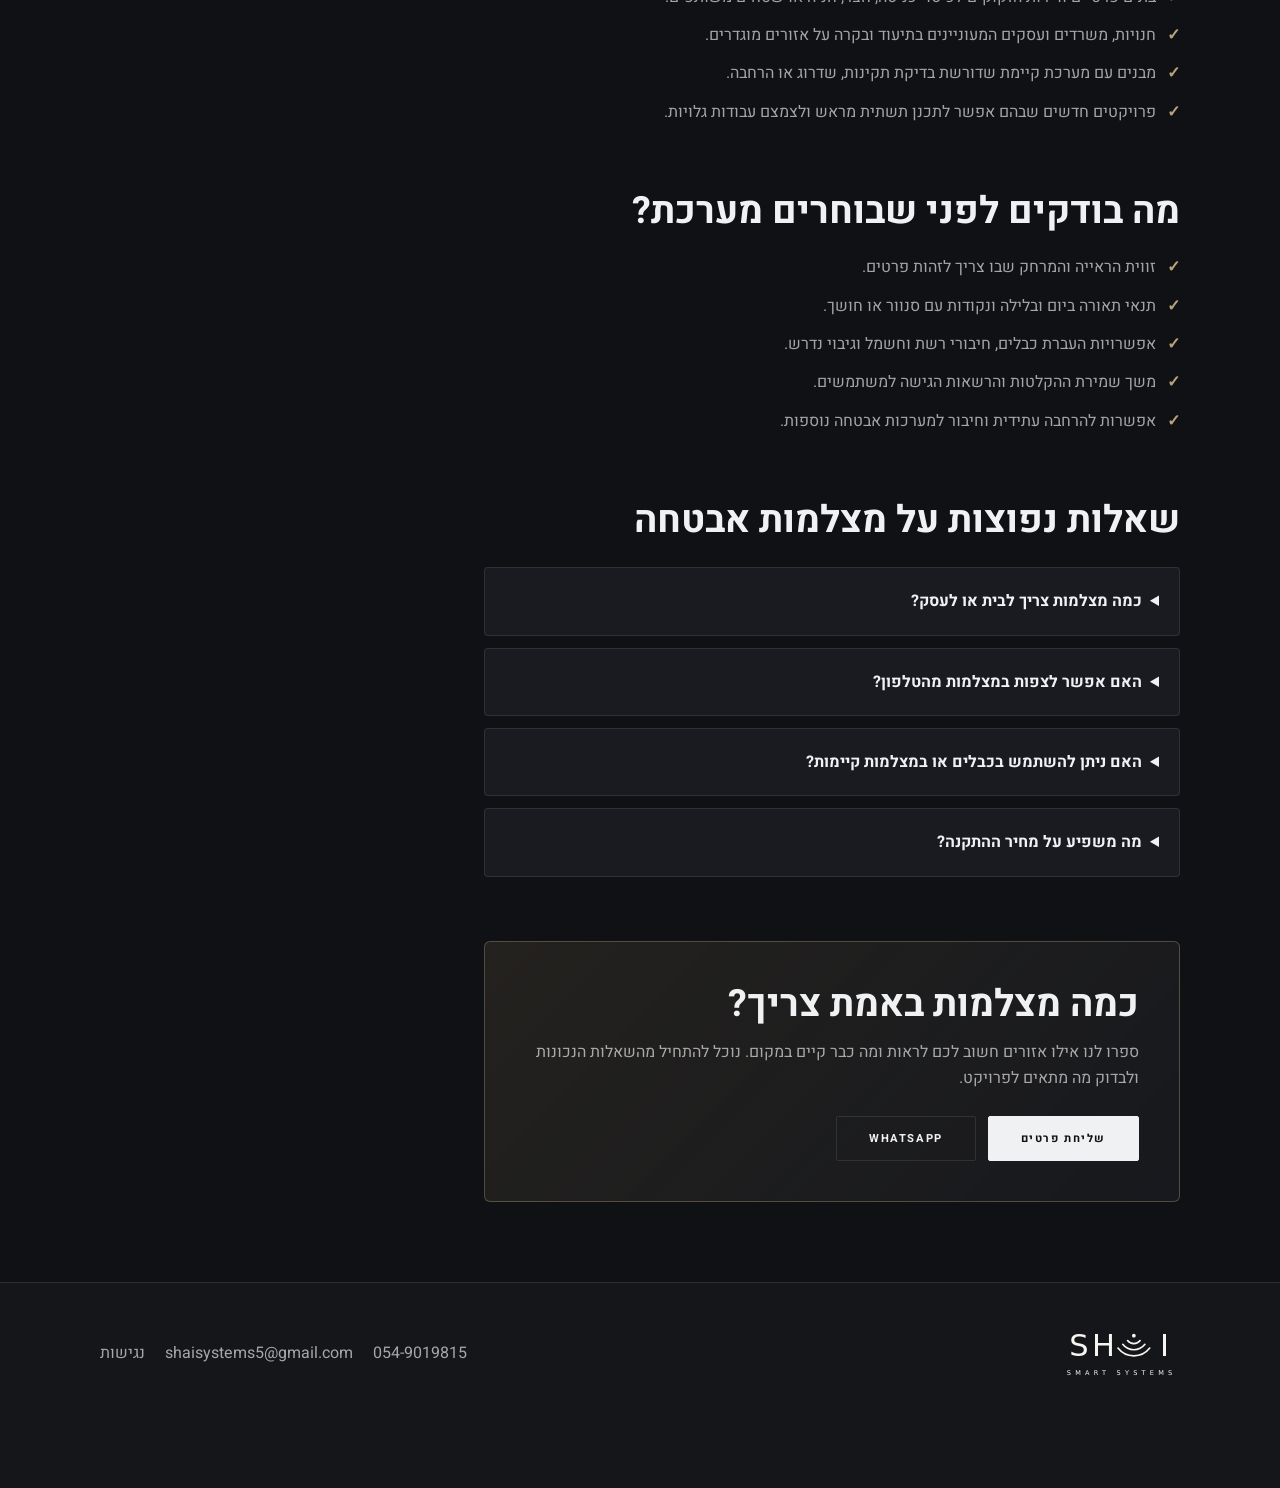
<file: security-cameras/index.html>
<!DOCTYPE html>
<html lang="he" dir="rtl">
<head>
  <meta charset="UTF-8" />
  <meta name="viewport" content="width=device-width, initial-scale=1.0" />
  <script async src="https://www.googletagmanager.com/gtag/js?id=G-KB5NENJCQK"></script>
  <script>window.dataLayer=window.dataLayer||[];function gtag(){dataLayer.push(arguments)}gtag('js',new Date());gtag('config','G-KB5NENJCQK');</script>
  <title>התקנת מצלמות אבטחה בירושלים והסביבה | שי מערכות</title>
  <meta name="description" content="תכנון והתקנת מצלמות אבטחה לבית ולעסק באזור ירושלים והסביבה. פרויקטים באזורים נוספים נבדקים לפי היקף העבודה והזמינות." />
  <meta name="robots" content="index, follow" />
  <link rel="canonical" href="https://shai-systems.com/security-cameras/" />
  <link rel="alternate" hreflang="he-IL" href="https://shai-systems.com/security-cameras/" />
  <link rel="alternate" hreflang="en" href="https://shai-systems.com/en/security-cameras/" />
  <link rel="alternate" hreflang="x-default" href="https://shai-systems.com/security-cameras/" />
  <meta property="og:type" content="website" />
  <meta property="og:url" content="https://shai-systems.com/security-cameras/" />
  <meta property="og:title" content="התקנת מצלמות אבטחה בירושלים והסביבה" />
  <meta property="og:description" content="מערכת מצלמות שמתוכננת לפי המבנה, נקודות הכיסוי, התאורה והתשתית." />
  <meta property="og:image" content="https://shai-systems.com/images/camera-mountain.jpg" />
  <meta property="og:locale" content="he_IL" />
  <meta property="og:site_name" content="שי מערכות חכמות" />
  <meta name="twitter:card" content="summary_large_image" />
  <link rel="icon" type="image/png" sizes="32x32" href="/favicon-32.png" />
  <link rel="icon" type="image/png" sizes="16x16" href="/favicon-16.png" />
  <link rel="stylesheet" href="/style.css?v=20261106c" />
  <script type="application/ld+json">
  {
    "@context": "https://schema.org",
    "@graph": [
      {
        "@type": "Service",
        "@id": "https://shai-systems.com/security-cameras/#service",
        "name": "התקנת מצלמות אבטחה",
        "serviceType": "תכנון והתקנת מצלמות אבטחה לבית ולעסק",
        "url": "https://shai-systems.com/security-cameras/",
        "description": "תכנון והתקנת מערכות מצלמות אבטחה בהתאם למבנה, לתשתית, לנקודות הכיסוי ולצרכי ההקלטה והצפייה מרחוק.",
        "provider": {"@id": "https://shai-systems.com/#organization"},
        "areaServed": [
          {"@type":"City","name":"ירושלים"},
          {"@type":"City","name":"בית שמש"},
          {"@type":"AdministrativeArea","name":"גוש עציון"}
        ]
      },
      {
        "@type": "BreadcrumbList",
        "itemListElement": [
          {"@type":"ListItem","position":1,"name":"עמוד הבית","item":"https://shai-systems.com/"},
          {"@type":"ListItem","position":2,"name":"מצלמות אבטחה","item":"https://shai-systems.com/security-cameras/"}
        ]
      }
    ]
  }
  </script>
</head>
<body class="service-page">
  <a href="#main-content" class="skip-link">דלג לתוכן הראשי</a>
  <nav id="navbar" aria-label="ניווט ראשי">
    <div class="container"><div class="nav__inner">
      <a href="/" class="nav__logo" aria-label="שי מערכות חכמות, עמוד הבית"><img src="/images/logo-light.svg" alt="שי מערכות חכמות" class="nav__logo-img" width="120" height="40" /></a>
      <ul class="nav__links" role="list">
        <li><a href="/#services">שירותים</a></li><li><a href="/#areas">אזורי שירות</a></li><li><a href="/#gallery">פרויקטים</a></li><li><a href="/#faq">שאלות נפוצות</a></li>
      </ul>
      <div class="nav__right"><a href="/en/security-cameras/" class="lang-toggle__btn" lang="en" dir="ltr">English</a><a href="/#contact" class="btn btn--dark service-nav__back">להצעת מחיר</a></div>
    </div></div>
  </nav>

  <main id="main-content">
    <header class="service-hero">
      <div class="container">
        <nav class="breadcrumbs" aria-label="פירורי לחם"><a href="/">עמוד הבית</a><span aria-hidden="true">/</span><span aria-current="page">מצלמות אבטחה</span></nav>
        <div class="service-hero__grid">
          <div>
            <p class="eyebrow">מצלמות אבטחה לבית ולעסק</p>
            <h1>התקנת מצלמות אבטחה בירושלים והסביבה</h1>
            <p class="service-hero__lead">לפני שבוחרים מצלמה, צריך להבין מה באמת רוצים לראות: כניסה, חניה, חצר או אזור עבודה, ביום ובלילה, מהטלפון או מהמקליט.</p>
            <div class="service-hero__actions"><a href="/#contact" class="btn btn--dark">לקבלת הצעת מחיר</a><a href="tel:0549019815" class="btn btn--outline" dir="ltr">054-9019815</a></div>
          </div>
          <figure class="service-hero__media"><img src="/images/camera-mountain.jpg" alt="מצלמת אבטחה חיצונית המותקנת בבית פרטי" width="1400" height="630" fetchpriority="high" /><figcaption>דוגמה להתקנת מצלמה חיצונית בפרויקט</figcaption></figure>
        </div>
      </div>
    </header>

    <div class="service-detail"><div class="container service-detail__layout">
      <article class="service-copy">
        <section>
          <h2>לא מתחילים ממספר המצלמות</h2>
          <p>מיקום המצלמות משפיע לא פחות מסוג המצלמה. לפני התקנה עוברים על הכניסות, המעברים, החניה, החצר או אזורי העבודה, ובודקים גם את כיוון השמש ותאורת הלילה. המטרה היא לקבל תמונה שימושית, לא למלא את המקום במצלמות.</p>
          <p>בבתים פרטיים הדגש יכול להיות על היקף המבנה וכניסות. בעסקים נדרשת לעיתים חלוקה בין אזורי שירות, אחסון וכניסה. בכל מקרה, התכנון צריך להתחשב בפרטיות ובמיקום חוקי וסביר של המצלמות.</p>
        </section>

        <section>
          <h2>סוגי פתרונות אפשריים</h2>
          <div class="feature-grid">
            <div class="feature-card"><h3>מצלמות IP ותשתית רשת</h3><p>פתרון מבוסס רשת עם אפשרויות איכות, ניהול והרחבה בהתאם לציוד ולתשתית.</p></div>
            <div class="feature-card"><h3>מצלמות פנים וחוץ</h3><p>בחירת מבנה המצלמה ומיגון מתאים לפי תנאי הסביבה, זווית הצילום והחשיפה למזג האוויר.</p></div>
            <div class="feature-card"><h3>הקלטה ושמירת חומר</h3><p>התאמת מקליט ונפח אחסון לפי מספר המצלמות, איכות התמונה ומשך השמירה הרצוי.</p></div>
            <div class="feature-card"><h3>צפייה מרחוק והתראות</h3><p>במערכות תומכות ניתן להגדיר אפליקציה, משתמשים והתראות לפי יכולות הציוד והעדפות הלקוח.</p></div>
          </div>
        </section>

        <section>
          <h2>למי השירות מתאים?</h2>
          <ul class="check-list">
            <li>בתים פרטיים ודירות הזקוקים לכיסוי כניסה, חצר, חניה או שטחים משותפים.</li>
            <li>חנויות, משרדים ועסקים המעוניינים בתיעוד ובקרה על אזורים מוגדרים.</li>
            <li>מבנים עם מערכת קיימת שדורשת בדיקת תקינות, שדרוג או הרחבה.</li>
            <li>פרויקטים חדשים שבהם אפשר לתכנן תשתית מראש ולצמצם עבודות גלויות.</li>
          </ul>
        </section>

        <section>
          <h2>מה בודקים לפני שבוחרים מערכת?</h2>
          <ul class="check-list">
            <li>זווית הראייה והמרחק שבו צריך לזהות פרטים.</li>
            <li>תנאי תאורה ביום ובלילה ונקודות עם סנוור או חושך.</li>
            <li>אפשרויות העברת כבלים, חיבורי רשת וחשמל וגיבוי נדרש.</li>
            <li>משך שמירת ההקלטות והרשאות הגישה למשתמשים.</li>
            <li>אפשרות להרחבה עתידית וחיבור למערכות אבטחה נוספות.</li>
          </ul>
        </section>

        <section>
          <h2>שאלות נפוצות על מצלמות אבטחה</h2>
          <div class="native-faq">
            <details><summary>כמה מצלמות צריך לבית או לעסק?</summary><p>המספר נקבע לפי נקודות הכניסה, השטחים שחשוב לכסות, חפיפות רצויות ותנאי השטח. בדיקה במקום מונעת אזורים מתים והתקנת מצלמות מיותרות.</p></details>
            <details><summary>האם אפשר לצפות במצלמות מהטלפון?</summary><p>במערכות שתומכות בכך ניתן להגדיר צפייה מרחוק והתראות. נדרשים חיבור רשת, ציוד מתאים והגדרת הרשאות בטוחה.</p></details>
            <details><summary>האם ניתן להשתמש בכבלים או במצלמות קיימות?</summary><p>לעיתים כן, לאחר בדיקת סוג הכבל, מצב התשתית, התאימות למקליט ואיכות התמונה הנדרשת. לא כל שילוב ישן וחדש יהיה נכון או יציב.</p></details>
            <details><summary>מה משפיע על מחיר ההתקנה?</summary><p>מספר וסוג המצלמות, המקליט והאחסון, אורך ומורכבות התשתית, תנאי העבודה ודרישות הצפייה וההתראות.</p></details>
          </div>
        </section>

        <section class="service-cta"><h2>כמה מצלמות באמת צריך?</h2><p>ספרו לנו אילו אזורים חשוב לכם לראות ומה כבר קיים במקום. נוכל להתחיל מהשאלות הנכונות ולבדוק מה מתאים לפרויקט.</p><div class="service-cta__actions"><a href="/#contact" class="btn btn--dark">שליחת פרטים</a><a href="https://wa.me/972549019815?text=%D7%A9%D7%9C%D7%95%D7%9D%2C%20%D7%90%D7%A9%D7%9E%D7%97%20%D7%9C%D7%A7%D7%91%D7%9C%20%D7%A4%D7%A8%D7%98%D7%99%D7%9D%20%D7%A2%D7%9C%20%D7%9E%D7%A6%D7%9C%D7%9E%D7%95%D7%AA%20%D7%90%D7%91%D7%98%D7%97%D7%94" class="btn btn--outline" target="_blank" rel="noopener noreferrer">WhatsApp</a></div></section>
      </article>

      <aside class="service-sidebar" aria-label="שירותים קשורים">
        <div class="service-sidebar__card"><h2>אזור פעילות</h2><p>אנחנו פועלים בעיקר באזור ירושלים, בית שמש וגוש עציון. פרויקטים באזורים נוספים נבדקים לפי היקף העבודה והזמינות.</p></div>
        <div class="service-sidebar__card"><h2>שירותים קשורים</h2><nav class="service-sidebar__links" aria-label="קישורים לשירותים קשורים"><a href="/alarm-systems/">מערכות אזעקה</a><a href="/smart-home/">בית חכם</a><a href="/intercom/">אינטרקום ובקרת כניסה</a><a href="/#services">כל השירותים</a></nav></div>
      </aside>
    </div></div>
  </main>

  <footer class="service-footer"><div class="container service-footer__inner"><a href="/"><img src="/images/logo-light.svg" alt="שי מערכות חכמות" width="120" height="61" /></a><div class="service-footer__contact"><a href="tel:0549019815" dir="ltr">054-9019815</a><a href="mailto:shaisystems5@gmail.com">shaisystems5@gmail.com</a><a href="/accessibility.html">נגישות</a></div></div></footer>
  <nav class="service-sticky" aria-label="יצירת קשר מהירה"><a href="tel:0549019815" class="btn btn--outline">שיחה</a><a href="/#contact" class="btn btn--dark">הצעת מחיר</a></nav>
</body>
</html>
</file>
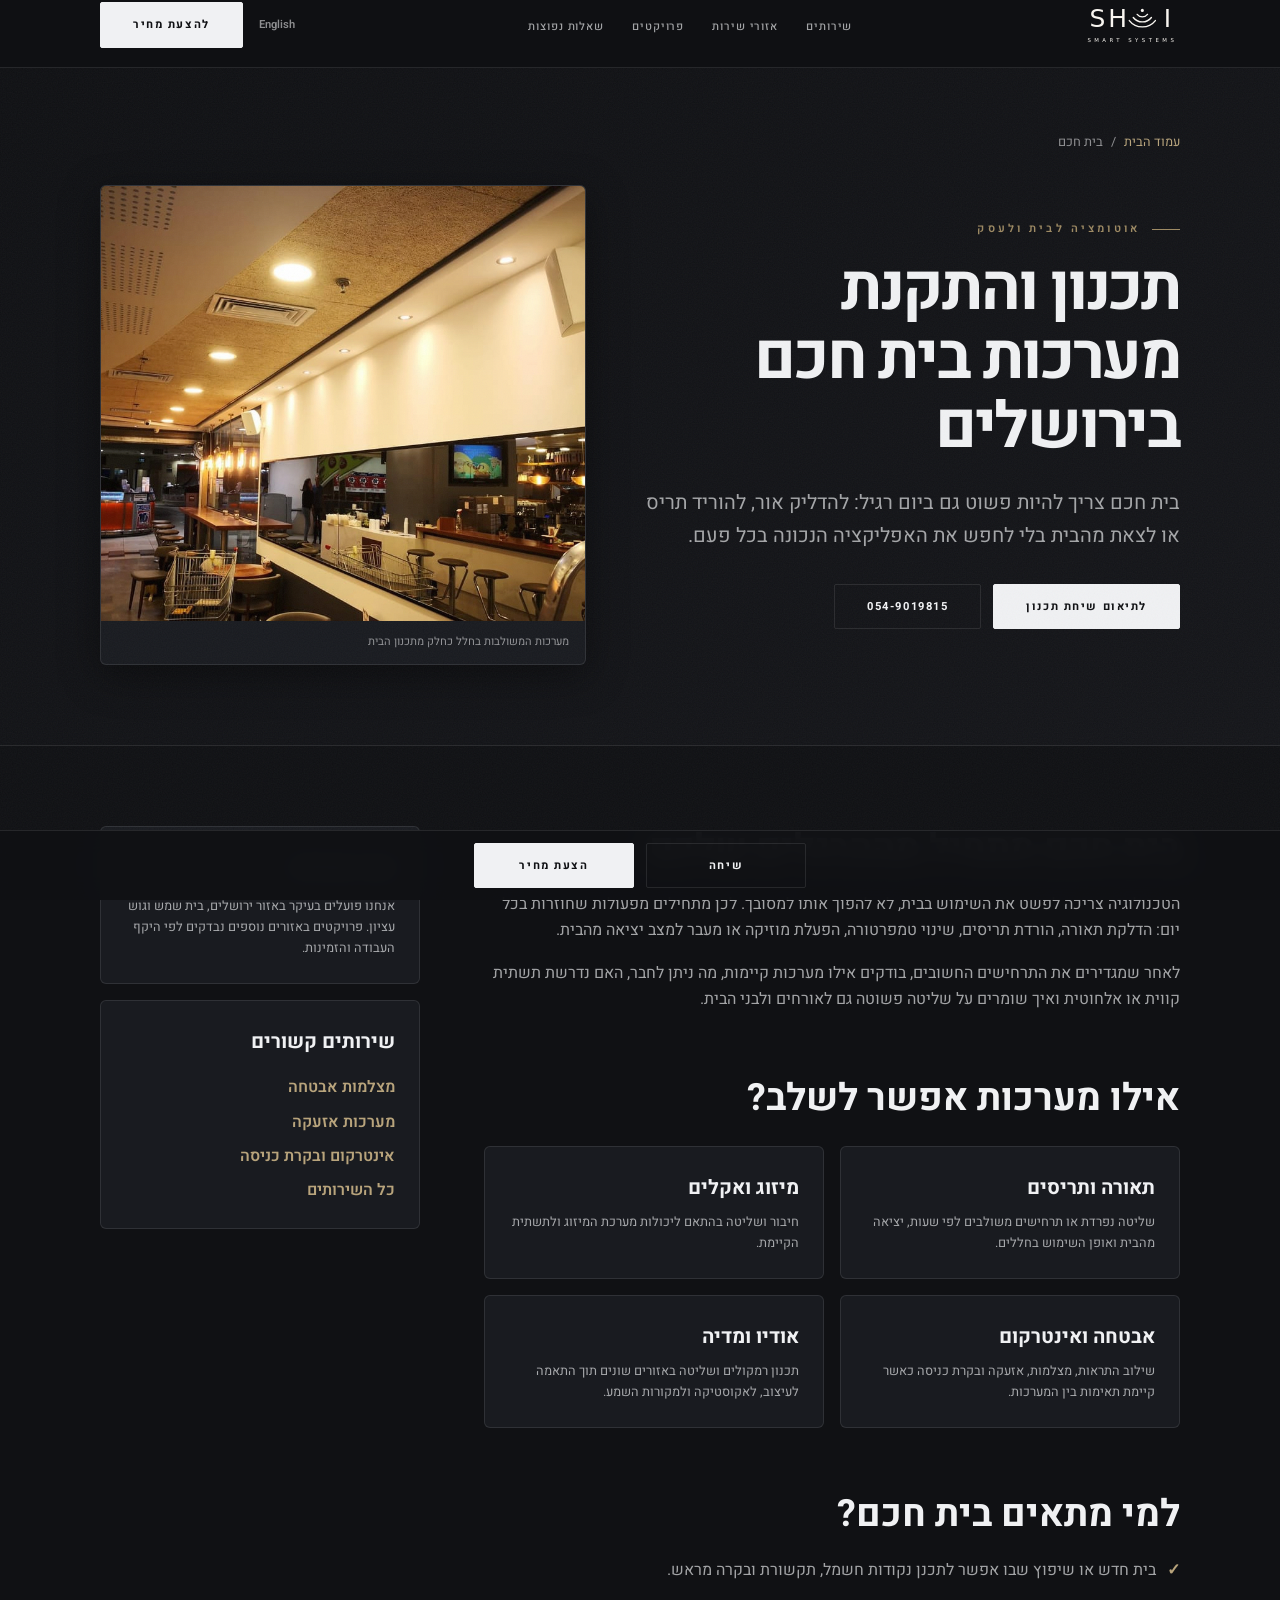
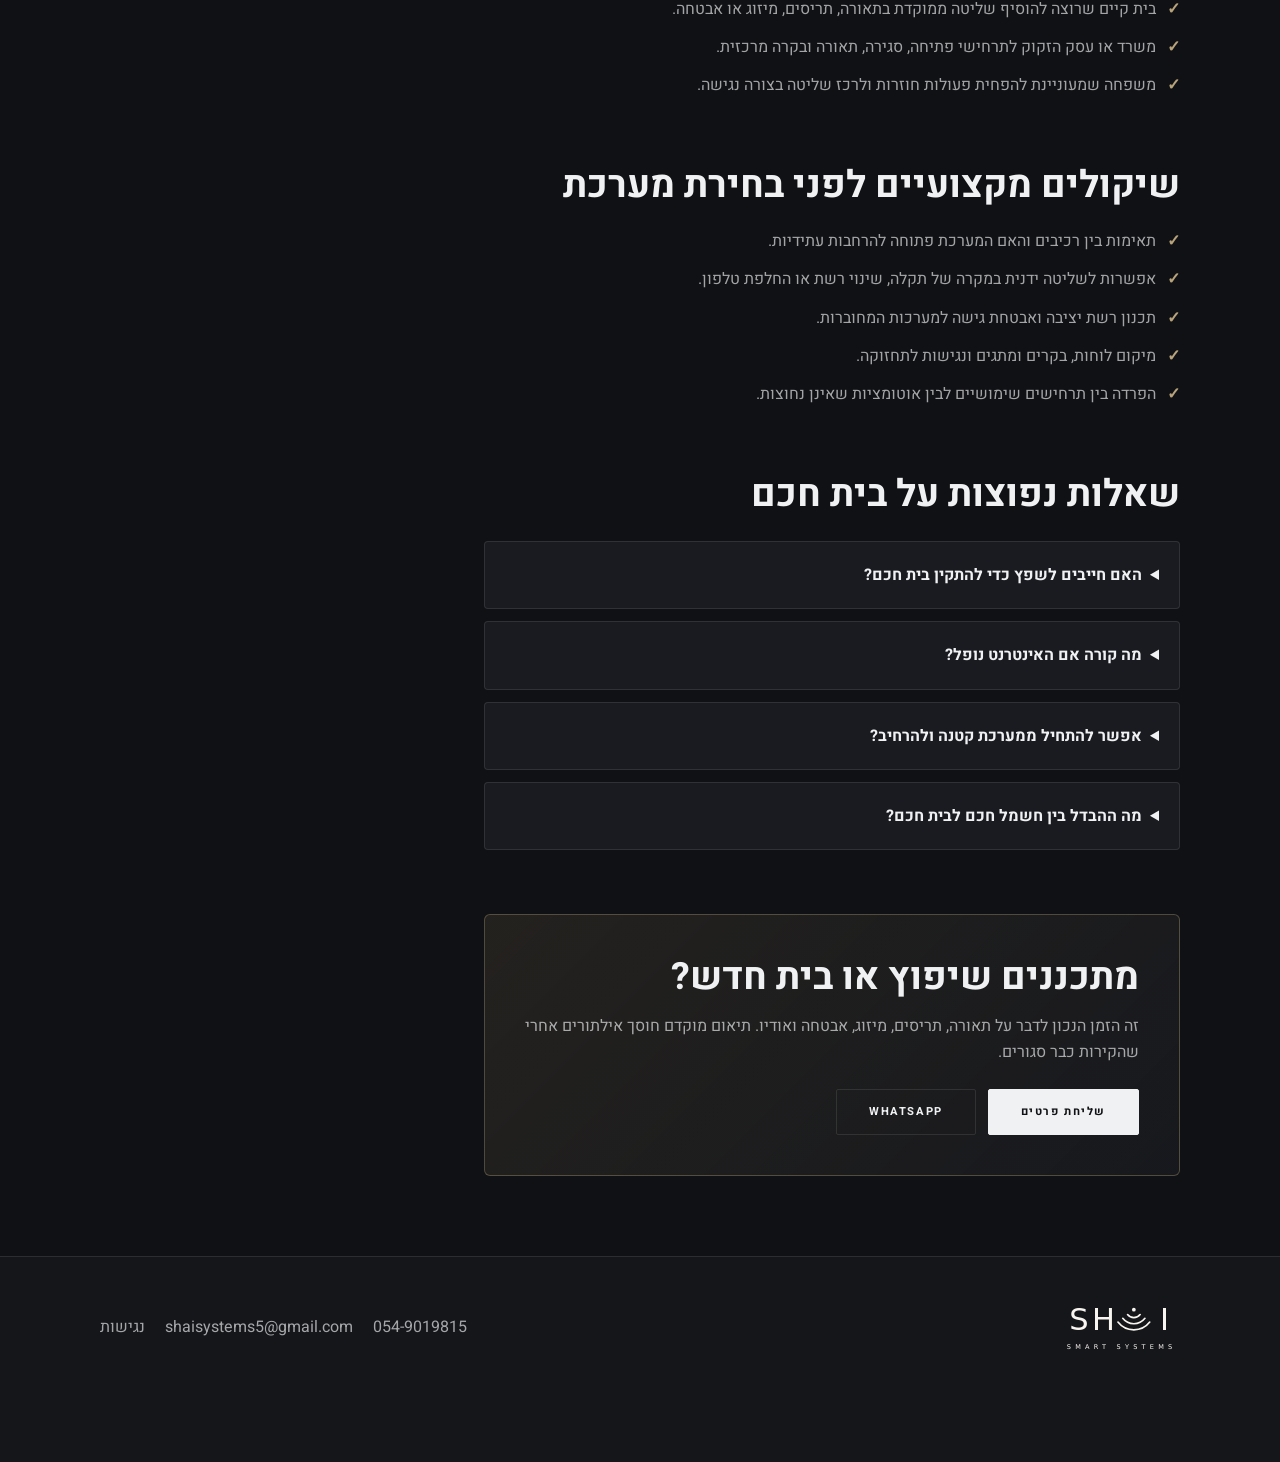
<file: smart-home/index.html>
<!DOCTYPE html>
<html lang="he" dir="rtl">
<head>
  <meta charset="UTF-8" />
  <meta name="viewport" content="width=device-width, initial-scale=1.0" />
  <script async src="https://www.googletagmanager.com/gtag/js?id=G-KB5NENJCQK"></script>
  <script>window.dataLayer=window.dataLayer||[];function gtag(){dataLayer.push(arguments)}gtag('js',new Date());gtag('config','G-KB5NENJCQK');</script>
  <title>תכנון והתקנת בית חכם בירושלים | שי מערכות חכמות</title>
  <meta name="description" content="תכנון והתקנת בית חכם באזור ירושלים והסביבה: תאורה, תריסים, מיזוג, אבטחה ואודיו. פרויקטים נוספים לפי היקף וזמינות." />
  <meta name="robots" content="index, follow" />
  <link rel="canonical" href="https://shai-systems.com/smart-home/" />
  <link rel="alternate" hreflang="he-IL" href="https://shai-systems.com/smart-home/" />
  <link rel="alternate" hreflang="en" href="https://shai-systems.com/en/smart-home/" />
  <link rel="alternate" hreflang="x-default" href="https://shai-systems.com/smart-home/" />
  <meta property="og:type" content="website" /><meta property="og:url" content="https://shai-systems.com/smart-home/" />
  <meta property="og:title" content="תכנון והתקנת בית חכם בירושלים" /><meta property="og:description" content="שליטה נוחה בתאורה, תריסים, מיזוג, אבטחה ואודיו לפי התשתית וההרגלים בבית." />
  <meta property="og:image" content="https://shai-systems.com/images/kitchen-ceiling.jpg" /><meta property="og:locale" content="he_IL" /><meta property="og:site_name" content="שי מערכות חכמות" />
  <meta name="twitter:card" content="summary_large_image" />
  <link rel="icon" type="image/png" sizes="32x32" href="/favicon-32.png" /><link rel="icon" type="image/png" sizes="16x16" href="/favicon-16.png" />
  <link rel="stylesheet" href="/style.css?v=20261106c" />
  <script type="application/ld+json">
  {"@context":"https://schema.org","@graph":[
    {"@type":"Service","@id":"https://shai-systems.com/smart-home/#service","name":"תכנון והתקנת בית חכם","serviceType":"מערכות בית חכם וחשמל חכם","url":"https://shai-systems.com/smart-home/","description":"תכנון והתקנת מערכות לשליטה בתאורה, תריסים, מיזוג, אבטחה ואודיו בהתאם לתשתית ולצרכי המשתמש.","provider":{"@id":"https://shai-systems.com/#organization"},"areaServed":[{"@type":"City","name":"ירושלים"},{"@type":"City","name":"בית שמש"},{"@type":"AdministrativeArea","name":"גוש עציון"}]},
    {"@type":"BreadcrumbList","itemListElement":[{"@type":"ListItem","position":1,"name":"עמוד הבית","item":"https://shai-systems.com/"},{"@type":"ListItem","position":2,"name":"בית חכם","item":"https://shai-systems.com/smart-home/"}]}
  ]}
  </script>
</head>
<body class="service-page">
  <a href="#main-content" class="skip-link">דלג לתוכן הראשי</a>
  <nav id="navbar" aria-label="ניווט ראשי"><div class="container"><div class="nav__inner">
    <a href="/" class="nav__logo" aria-label="שי מערכות חכמות, עמוד הבית"><img src="/images/logo-light.svg" alt="שי מערכות חכמות" class="nav__logo-img" width="120" height="40" /></a>
    <ul class="nav__links" role="list"><li><a href="/#services">שירותים</a></li><li><a href="/#areas">אזורי שירות</a></li><li><a href="/#gallery">פרויקטים</a></li><li><a href="/#faq">שאלות נפוצות</a></li></ul>
    <div class="nav__right"><a href="/en/smart-home/" class="lang-toggle__btn" lang="en" dir="ltr">English</a><a href="/#contact" class="btn btn--dark service-nav__back">להצעת מחיר</a></div>
  </div></div></nav>

  <main id="main-content">
    <header class="service-hero"><div class="container">
      <nav class="breadcrumbs" aria-label="פירורי לחם"><a href="/">עמוד הבית</a><span aria-hidden="true">/</span><span aria-current="page">בית חכם</span></nav>
      <div class="service-hero__grid">
        <div><p class="eyebrow">אוטומציה לבית ולעסק</p><h1>תכנון והתקנת מערכות בית חכם בירושלים</h1><p class="service-hero__lead">בית חכם צריך להיות פשוט גם ביום רגיל: להדליק אור, להוריד תריס או לצאת מהבית בלי לחפש את האפליקציה הנכונה בכל פעם.</p><div class="service-hero__actions"><a href="/#contact" class="btn btn--dark">לתיאום שיחת תכנון</a><a href="tel:0549019815" class="btn btn--outline" dir="ltr">054-9019815</a></div></div>
        <figure class="service-hero__media"><img src="/images/kitchen-ceiling.jpg" alt="חלל ביתי עם מערכות תאורה ואודיו משולבות" width="928" height="700" fetchpriority="high" /><figcaption>מערכות המשולבות בחלל כחלק מתכנון הבית</figcaption></figure>
      </div>
    </div></header>

    <div class="service-detail"><div class="container service-detail__layout">
      <article class="service-copy">
        <section><h2>בית חכם מתחיל מההרגלים שלכם</h2><p>הטכנולוגיה צריכה לפשט את השימוש בבית, לא להפוך אותו למסובך. לכן מתחילים מפעולות שחוזרות בכל יום: הדלקת תאורה, הורדת תריסים, שינוי טמפרטורה, הפעלת מוזיקה או מעבר למצב יציאה מהבית.</p><p>לאחר שמגדירים את התרחישים החשובים, בודקים אילו מערכות קיימות, מה ניתן לחבר, האם נדרשת תשתית קווית או אלחוטית ואיך שומרים על שליטה פשוטה גם לאורחים ולבני הבית.</p></section>

        <section><h2>אילו מערכות אפשר לשלב?</h2><div class="feature-grid">
          <div class="feature-card"><h3>תאורה ותריסים</h3><p>שליטה נפרדת או תרחישים משולבים לפי שעות, יציאה מהבית ואופן השימוש בחללים.</p></div>
          <div class="feature-card"><h3>מיזוג ואקלים</h3><p>חיבור ושליטה בהתאם ליכולות מערכת המיזוג ולתשתית הקיימת.</p></div>
          <div class="feature-card"><h3>אבטחה ואינטרקום</h3><p>שילוב התראות, מצלמות, אזעקה ובקרת כניסה כאשר קיימת תאימות בין המערכות.</p></div>
          <div class="feature-card"><h3>אודיו ומדיה</h3><p>תכנון רמקולים ושליטה באזורים שונים תוך התאמה לעיצוב, לאקוסטיקה ולמקורות השמע.</p></div>
        </div></section>

        <section><h2>למי מתאים בית חכם?</h2><ul class="check-list">
          <li>בית חדש או שיפוץ שבו אפשר לתכנן נקודות חשמל, תקשורת ובקרה מראש.</li>
          <li>בית קיים שרוצה להוסיף שליטה ממוקדת בתאורה, תריסים, מיזוג או אבטחה.</li>
          <li>משרד או עסק הזקוק לתרחישי פתיחה, סגירה, תאורה ובקרה מרכזית.</li>
          <li>משפחה שמעוניינת להפחית פעולות חוזרות ולרכז שליטה בצורה נגישה.</li>
        </ul></section>

        <section><h2>שיקולים מקצועיים לפני בחירת מערכת</h2><ul class="check-list">
          <li>תאימות בין רכיבים והאם המערכת פתוחה להרחבות עתידיות.</li>
          <li>אפשרות לשליטה ידנית במקרה של תקלה, שינוי רשת או החלפת טלפון.</li>
          <li>תכנון רשת יציבה ואבטחת גישה למערכות המחוברות.</li>
          <li>מיקום לוחות, בקרים ומתגים ונגישות לתחזוקה.</li>
          <li>הפרדה בין תרחישים שימושיים לבין אוטומציות שאינן נחוצות.</li>
        </ul></section>

        <section><h2>שאלות נפוצות על בית חכם</h2><div class="native-faq">
          <details><summary>האם חייבים לשפץ כדי להתקין בית חכם?</summary><p>לא תמיד. בפרויקט חדש או בשיפוץ יש יותר אפשרויות לתשתית קווית, אך בבית קיים ניתן לעיתים לשלב פתרונות ממוקדים. הבחירה תלויה במערכת הקיימת ובמטרות הפרויקט.</p></details>
          <details><summary>מה קורה אם האינטרנט נופל?</summary><p>ההתנהגות תלויה בארכיטקטורה ובציוד שנבחר. בתכנון נכון מגדירים אילו פעולות צריכות להמשיך מקומית ואיך נשמרת הפעלה ידנית של מערכות חיוניות.</p></details>
          <details><summary>אפשר להתחיל ממערכת קטנה ולהרחיב?</summary><p>במערכות מתאימות ניתן להתחיל באזור או בפונקציות מרכזיות ולהרחיב בהמשך. חשוב לבחור מראש תשתית ורכיבים שמתאימים לתוכנית ההרחבה.</p></details>
          <details><summary>מה ההבדל בין חשמל חכם לבית חכם?</summary><p>חשמל חכם מתמקד בעיקר בתאורה, שקעים ותריסים. בית חכם יכול לחבר גם מיזוג, אבטחה, אינטרקום, אודיו ותרחישים משותפים.</p></details>
        </div></section>

        <section class="service-cta"><h2>מתכננים שיפוץ או בית חדש?</h2><p>זה הזמן הנכון לדבר על תאורה, תריסים, מיזוג, אבטחה ואודיו. תיאום מוקדם חוסך אילתורים אחרי שהקירות כבר סגורים.</p><div class="service-cta__actions"><a href="/#contact" class="btn btn--dark">שליחת פרטים</a><a href="https://wa.me/972549019815?text=%D7%A9%D7%9C%D7%95%D7%9D%2C%20%D7%90%D7%A9%D7%9E%D7%97%20%D7%9C%D7%A7%D7%91%D7%9C%20%D7%A4%D7%A8%D7%98%D7%99%D7%9D%20%D7%A2%D7%9C%20%D7%91%D7%99%D7%AA%20%D7%97%D7%9B%D7%9D" class="btn btn--outline" target="_blank" rel="noopener noreferrer">WhatsApp</a></div></section>
      </article>
      <aside class="service-sidebar" aria-label="שירותים קשורים"><div class="service-sidebar__card"><h2>אזור פעילות</h2><p>אנחנו פועלים בעיקר באזור ירושלים, בית שמש וגוש עציון. פרויקטים באזורים נוספים נבדקים לפי היקף העבודה והזמינות.</p></div><div class="service-sidebar__card"><h2>שירותים קשורים</h2><nav class="service-sidebar__links" aria-label="קישורים לשירותים קשורים"><a href="/security-cameras/">מצלמות אבטחה</a><a href="/alarm-systems/">מערכות אזעקה</a><a href="/intercom/">אינטרקום ובקרת כניסה</a><a href="/#services">כל השירותים</a></nav></div></aside>
    </div></div>
  </main>
  <footer class="service-footer"><div class="container service-footer__inner"><a href="/"><img src="/images/logo-light.svg" alt="שי מערכות חכמות" width="120" height="61" /></a><div class="service-footer__contact"><a href="tel:0549019815" dir="ltr">054-9019815</a><a href="mailto:shaisystems5@gmail.com">shaisystems5@gmail.com</a><a href="/accessibility.html">נגישות</a></div></div></footer>
  <nav class="service-sticky" aria-label="יצירת קשר מהירה"><a href="tel:0549019815" class="btn btn--outline">שיחה</a><a href="/#contact" class="btn btn--dark">הצעת מחיר</a></nav>
</body>
</html>
</file>
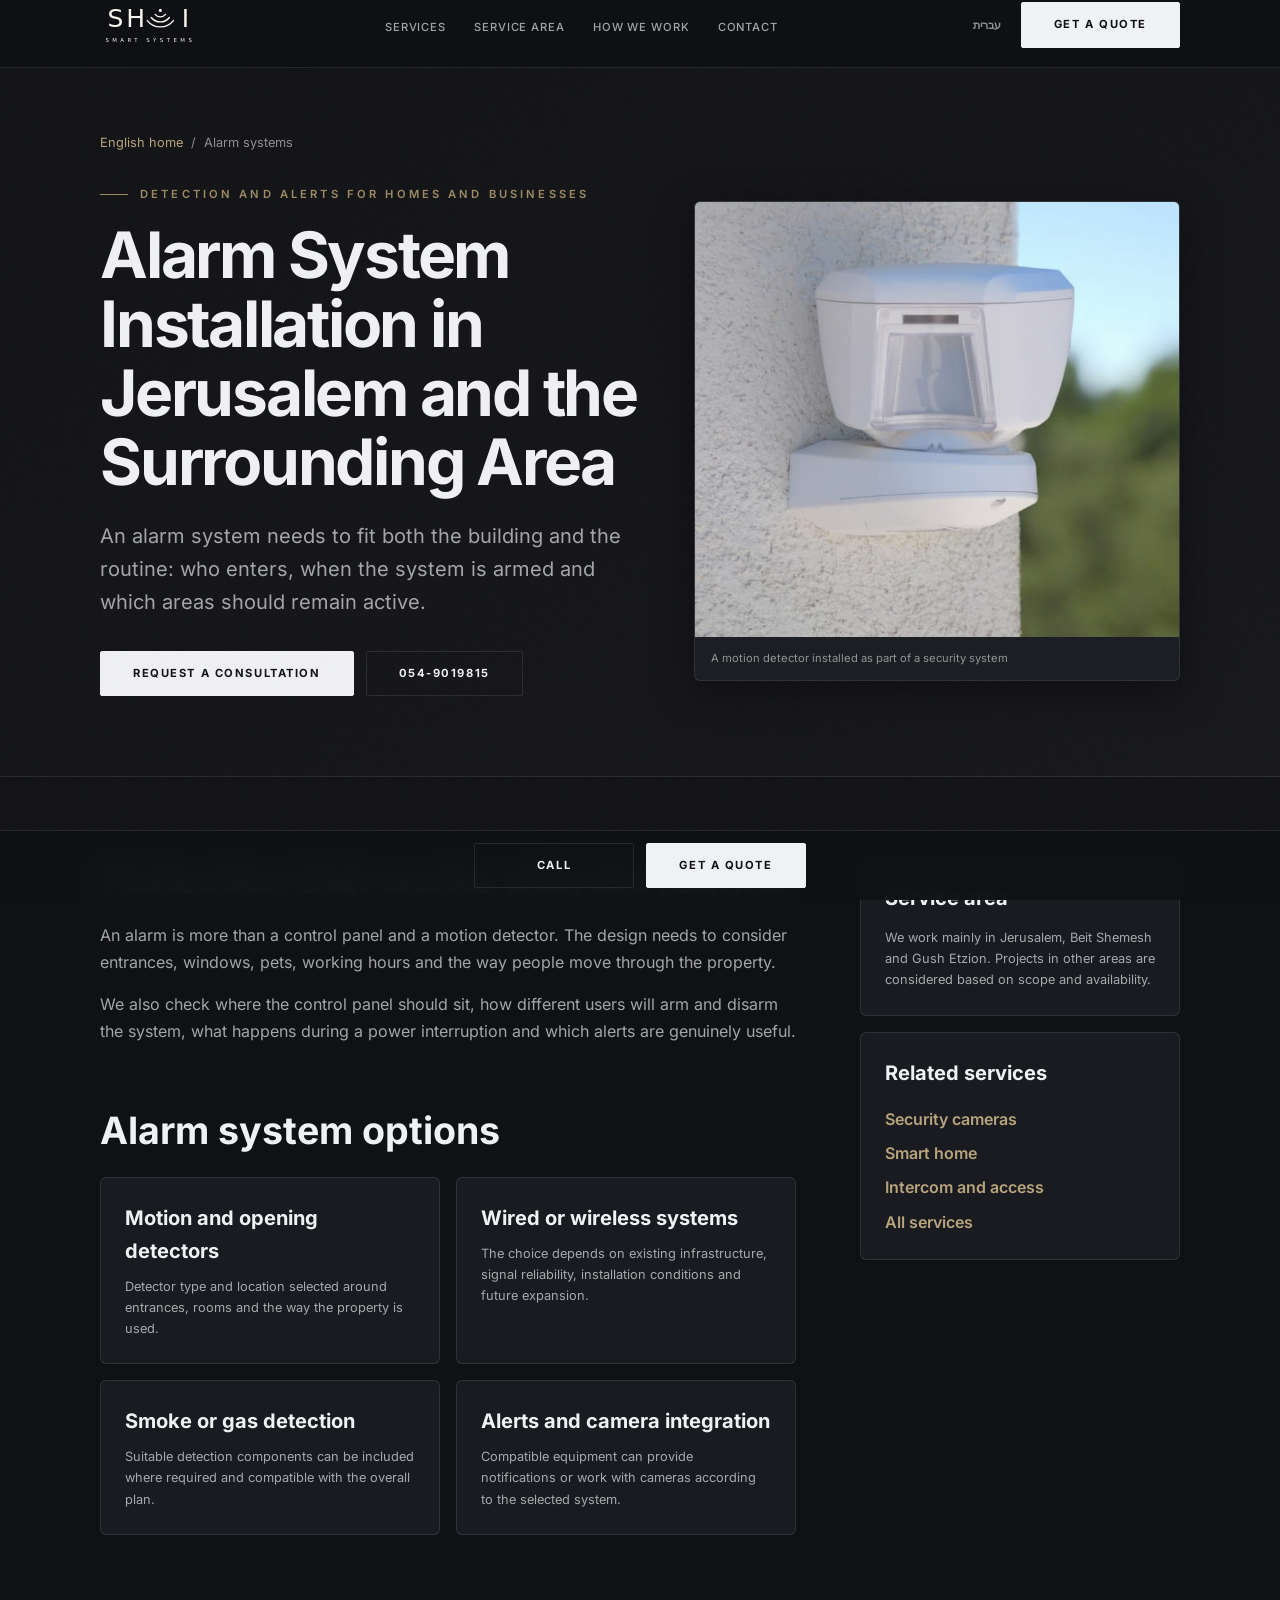
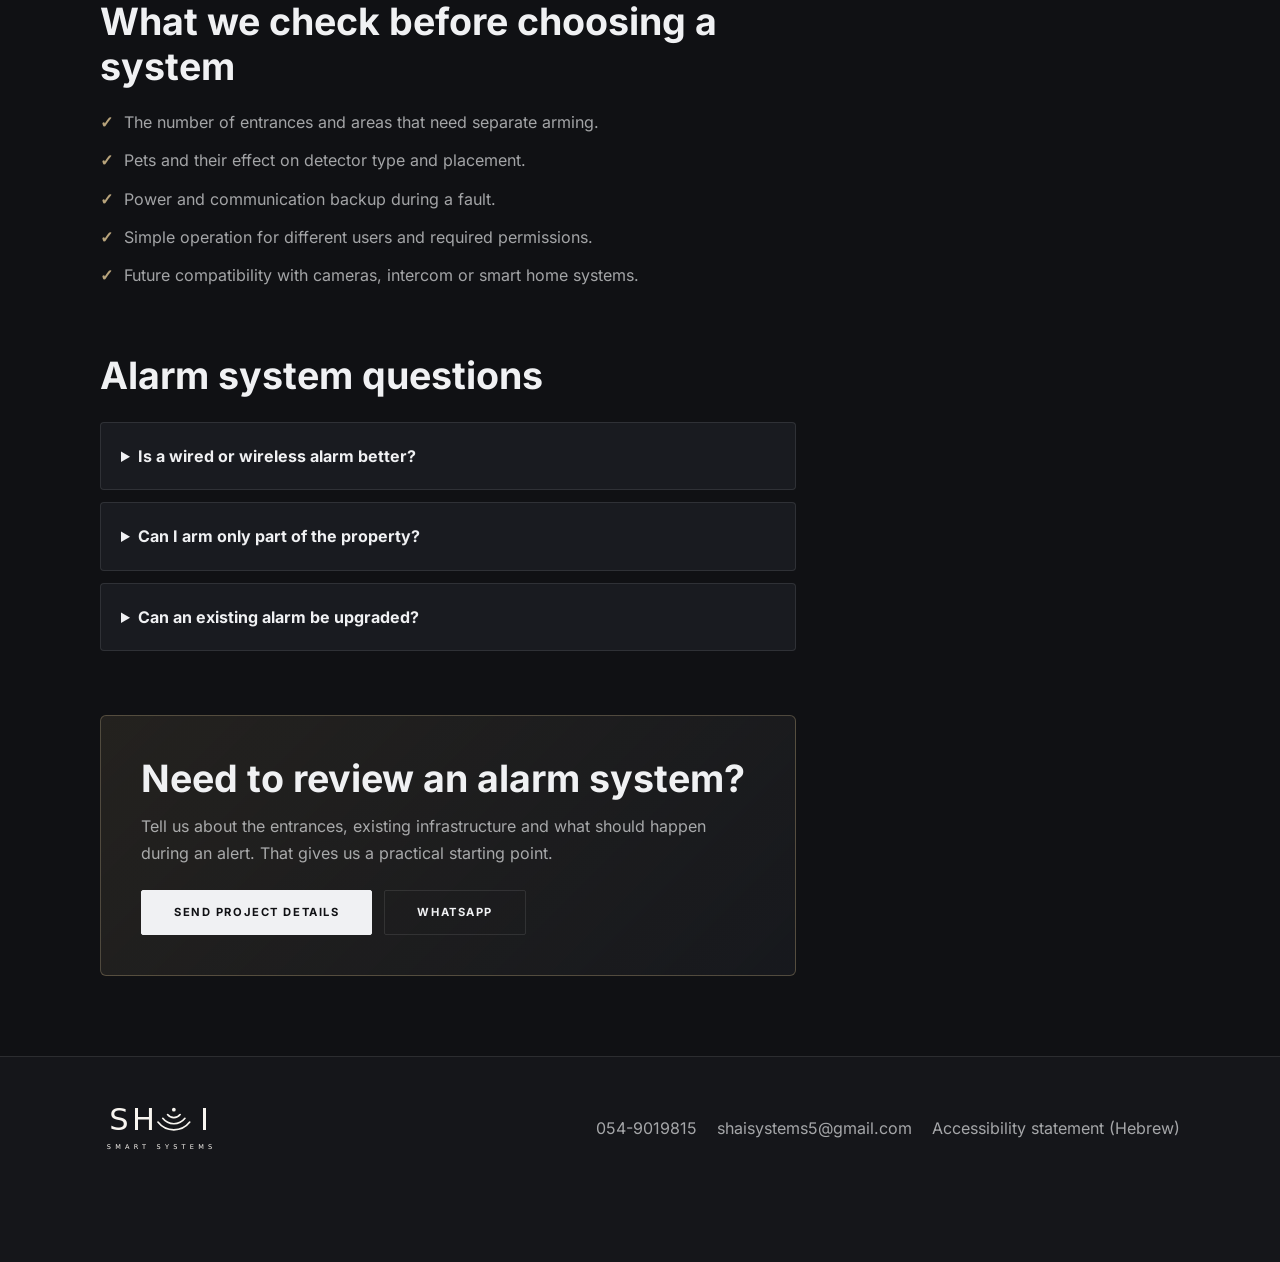
<file: en/alarm-systems/index.html>
<!DOCTYPE html>
<html lang="en" dir="ltr">
<head>
  <meta charset="UTF-8" />
  <meta name="viewport" content="width=device-width, initial-scale=1.0" />
  <script async src="https://www.googletagmanager.com/gtag/js?id=G-KB5NENJCQK"></script><script>window.dataLayer=window.dataLayer||[];function gtag(){dataLayer.push(arguments)}gtag('js',new Date());gtag('config','G-KB5NENJCQK');</script>
  <title>Alarm System Installation in Jerusalem | Shai Systems</title>
  <meta name="description" content="English-speaking alarm system installation for homes and businesses in Jerusalem, Beit Shemesh and Gush Etzion. Wired, wireless and zoned solutions." />
  <meta name="robots" content="index, follow" />
  <link rel="canonical" href="https://shai-systems.com/en/alarm-systems/" />
  <link rel="alternate" hreflang="he-IL" href="https://shai-systems.com/alarm-systems/" />
  <link rel="alternate" hreflang="en" href="https://shai-systems.com/en/alarm-systems/" />
  <link rel="alternate" hreflang="x-default" href="https://shai-systems.com/alarm-systems/" />
  <meta property="og:type" content="website" /><meta property="og:url" content="https://shai-systems.com/en/alarm-systems/" /><meta property="og:title" content="Alarm System Installation in Jerusalem" /><meta property="og:description" content="Alarm detectors, zones and alerts planned around the property, its infrastructure and daily use." /><meta property="og:image" content="https://shai-systems.com/images/pir-sensor.jpg" /><meta property="og:locale" content="en_US" /><meta property="og:locale:alternate" content="he_IL" /><meta property="og:site_name" content="Shai Smart Systems" /><meta name="twitter:card" content="summary_large_image" />
  <link rel="icon" type="image/png" sizes="32x32" href="/favicon-32.png" /><link rel="icon" type="image/png" sizes="16x16" href="/favicon-16.png" /><link rel="stylesheet" href="/style.css?v=20261106c" />
  <script type="application/ld+json">{"@context":"https://schema.org","@graph":[{"@type":"Service","@id":"https://shai-systems.com/en/alarm-systems/#service","name":"Alarm system installation","serviceType":"Alarm system planning and installation for homes and businesses","url":"https://shai-systems.com/en/alarm-systems/","description":"Planning and installation of alarm systems according to the property, entrances, daily use, infrastructure, detectors and notification requirements.","provider":{"@id":"https://shai-systems.com/#organization"},"areaServed":[{"@type":"City","name":"Jerusalem"},{"@type":"City","name":"Beit Shemesh"},{"@type":"AdministrativeArea","name":"Gush Etzion"}]},{"@type":"BreadcrumbList","itemListElement":[{"@type":"ListItem","position":1,"name":"English home","item":"https://shai-systems.com/en/"},{"@type":"ListItem","position":2,"name":"Alarm systems","item":"https://shai-systems.com/en/alarm-systems/"}]}]}</script>
</head>
<body class="lang-en service-page">
  <a href="#main-content" class="skip-link">Skip to main content</a>
  <nav id="navbar" aria-label="Main navigation"><div class="container"><div class="nav__inner"><a href="/en/" class="nav__logo" aria-label="Shai Smart Systems English home"><img src="/images/logo-light.svg" alt="Shai Smart Systems" class="nav__logo-img" width="120" height="40" /></a><ul class="nav__links" role="list"><li><a href="/en/#services">Services</a></li><li><a href="/en/#areas">Service area</a></li><li><a href="/en/#process">How we work</a></li><li><a href="/en/#contact">Contact</a></li></ul><div class="nav__right"><a href="/alarm-systems/" class="lang-toggle__btn" lang="he" dir="rtl">עברית</a><a href="/en/#contact" class="btn btn--dark service-nav__back">Get a quote</a></div></div></div></nav>
  <main id="main-content">
    <header class="service-hero"><div class="container"><nav class="breadcrumbs" aria-label="Breadcrumbs"><a href="/en/">English home</a><span aria-hidden="true">/</span><span aria-current="page">Alarm systems</span></nav><div class="service-hero__grid"><div><p class="eyebrow">Detection and alerts for homes and businesses</p><h1>Alarm System Installation in Jerusalem and the Surrounding Area</h1><p class="service-hero__lead">An alarm system needs to fit both the building and the routine: who enters, when the system is armed and which areas should remain active.</p><div class="service-hero__actions"><a href="/en/#contact" class="btn btn--dark">Request a consultation</a><a href="tel:0549019815" class="btn btn--outline">054-9019815</a></div></div><figure class="service-hero__media"><img src="/images/pir-sensor.jpg" alt="Outdoor motion detector installed on a wall" width="700" height="1644" fetchpriority="high" style="object-position:center 45%" /><figcaption>A motion detector installed as part of a security system</figcaption></figure></div></div></header>
    <div class="service-detail"><div class="container service-detail__layout">
      <article class="service-copy">
        <section><h2>Protection that works with the routine</h2><p>An alarm is more than a control panel and a motion detector. The design needs to consider entrances, windows, pets, working hours and the way people move through the property.</p><p>We also check where the control panel should sit, how different users will arm and disarm the system, what happens during a power interruption and which alerts are genuinely useful.</p></section>
        <section><h2>Alarm system options</h2><div class="feature-grid"><div class="feature-card"><h3>Motion and opening detectors</h3><p>Detector type and location selected around entrances, rooms and the way the property is used.</p></div><div class="feature-card"><h3>Wired or wireless systems</h3><p>The choice depends on existing infrastructure, signal reliability, installation conditions and future expansion.</p></div><div class="feature-card"><h3>Smoke or gas detection</h3><p>Suitable detection components can be included where required and compatible with the overall plan.</p></div><div class="feature-card"><h3>Alerts and camera integration</h3><p>Compatible equipment can provide notifications or work with cameras according to the selected system.</p></div></div></section>
        <section><h2>What we check before choosing a system</h2><ul class="check-list"><li>The number of entrances and areas that need separate arming.</li><li>Pets and their effect on detector type and placement.</li><li>Power and communication backup during a fault.</li><li>Simple operation for different users and required permissions.</li><li>Future compatibility with cameras, intercom or smart home systems.</li></ul></section>
        <section><h2>Alarm system questions</h2><div class="native-faq"><details><summary>Is a wired or wireless alarm better?</summary><p>There is no single answer. Wired systems often suit new projects or properties with good existing cabling. Wireless systems may suit occupied properties. Coverage, reliability and maintenance all matter.</p></details><details><summary>Can I arm only part of the property?</summary><p>Compatible systems can be divided into zones and support partial arming. The zoning should follow the way people move through the building.</p></details><details><summary>Can an existing alarm be upgraded?</summary><p>Sometimes the cabling or some components can be retained. The control panel, detectors, wiring condition and expansion options need to be checked first.</p></details></div></section>
        <section class="service-cta"><h2>Need to review an alarm system?</h2><p>Tell us about the entrances, existing infrastructure and what should happen during an alert. That gives us a practical starting point.</p><div class="service-cta__actions"><a href="/en/#contact" class="btn btn--dark">Send project details</a><a href="https://wa.me/972549019815?text=Hi%2C%20I%27d%20like%20information%20about%20alarm%20system%20installation" class="btn btn--outline" target="_blank" rel="noopener noreferrer">WhatsApp</a></div></section>
      </article>
      <aside class="service-sidebar" aria-label="Related services"><div class="service-sidebar__card"><h2>Service area</h2><p>We work mainly in Jerusalem, Beit Shemesh and Gush Etzion. Projects in other areas are considered based on scope and availability.</p></div><div class="service-sidebar__card"><h2>Related services</h2><nav class="service-sidebar__links" aria-label="Related service links"><a href="/en/security-cameras/">Security cameras</a><a href="/en/smart-home/">Smart home</a><a href="/en/intercom/">Intercom and access</a><a href="/en/#services">All services</a></nav></div></aside>
    </div></div>
  </main>
  <footer class="service-footer"><div class="container service-footer__inner"><a href="/en/"><img src="/images/logo-light.svg" alt="Shai Smart Systems" width="120" height="61" /></a><div class="service-footer__contact"><a href="tel:0549019815">054-9019815</a><a href="mailto:shaisystems5@gmail.com">shaisystems5@gmail.com</a><a href="/accessibility.html" lang="he">Accessibility statement (Hebrew)</a></div></div></footer>
  <nav class="service-sticky" aria-label="Quick contact"><a href="tel:0549019815" class="btn btn--outline">Call</a><a href="/en/#contact" class="btn btn--dark">Get a quote</a></nav>
</body>
</html>
</file>
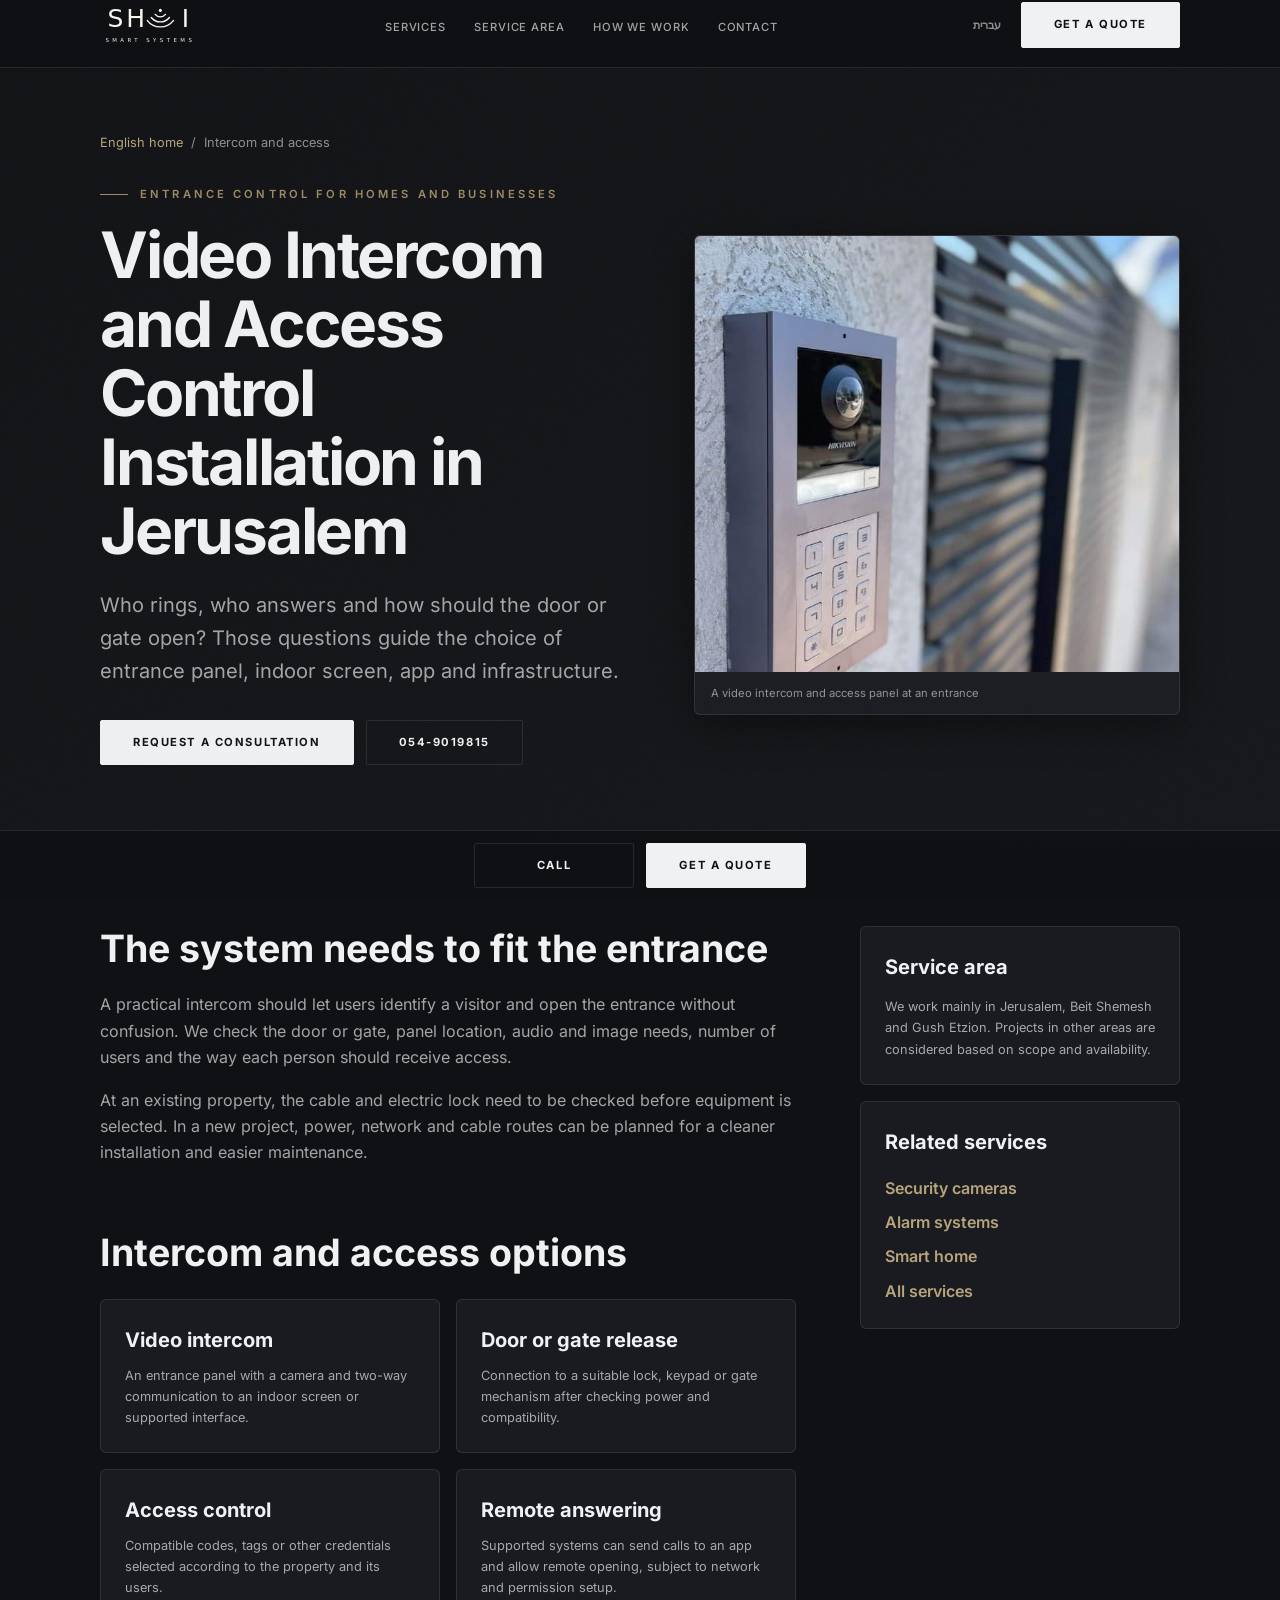
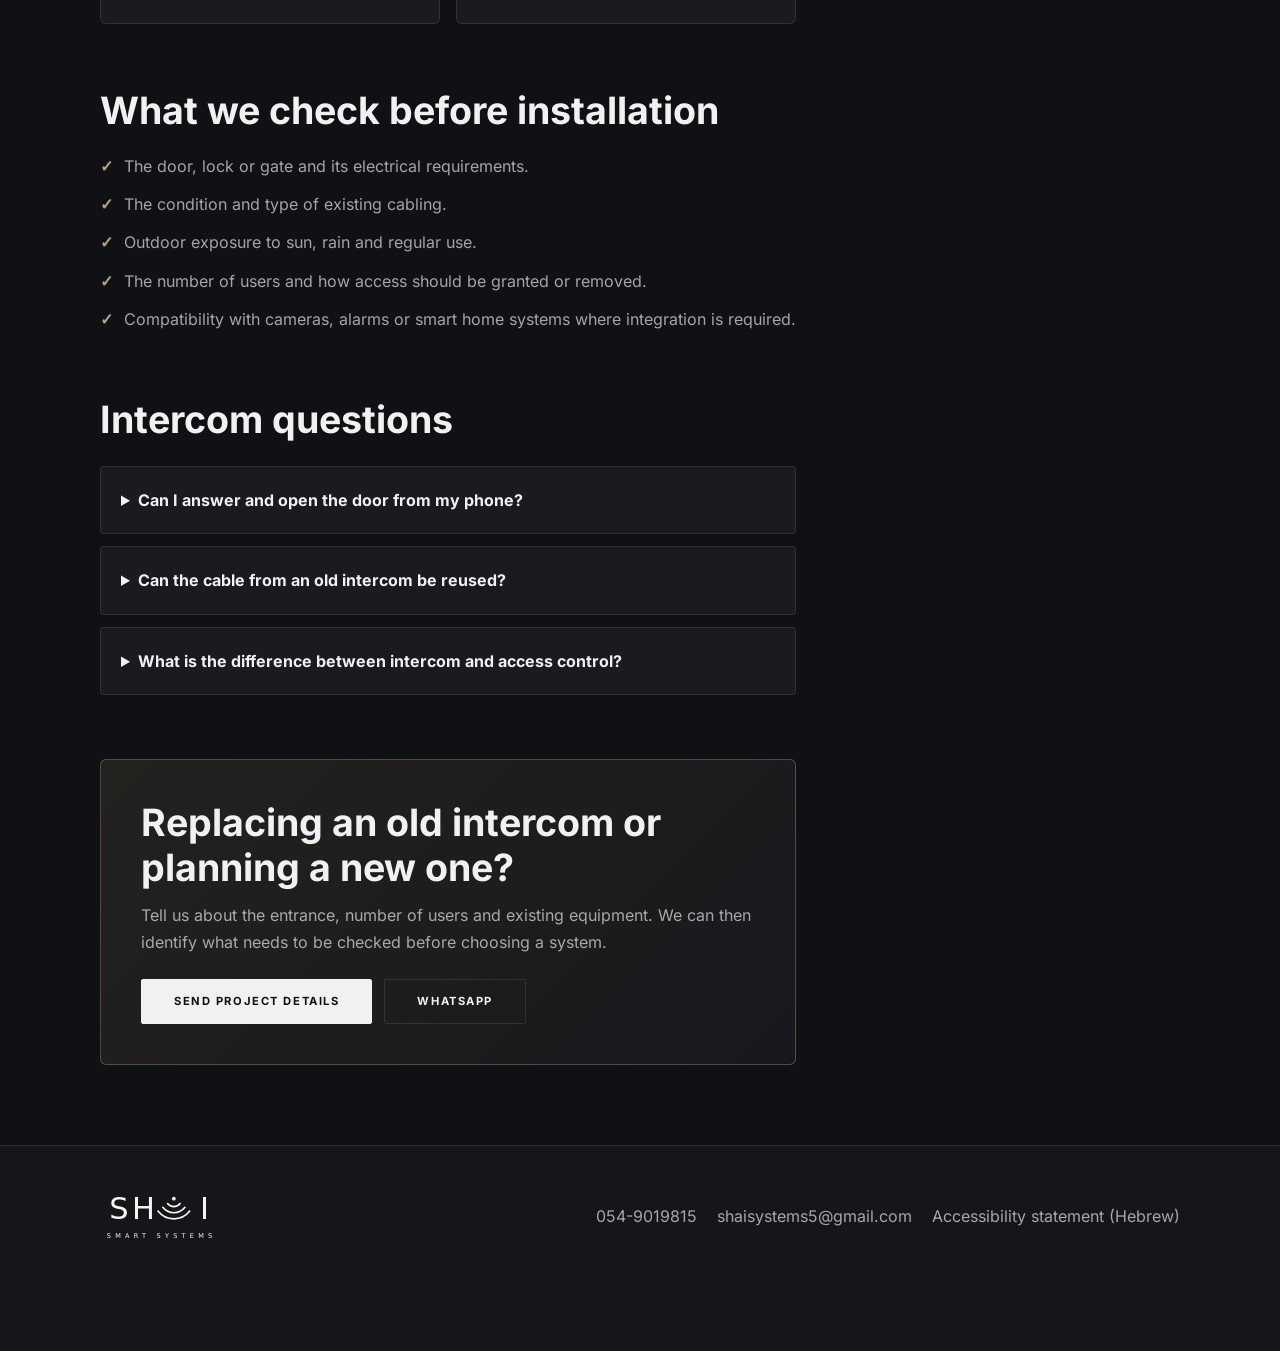
<file: en/intercom/index.html>
<!DOCTYPE html>
<html lang="en" dir="ltr">
<head>
  <meta charset="UTF-8" />
  <meta name="viewport" content="width=device-width, initial-scale=1.0" />
  <script async src="https://www.googletagmanager.com/gtag/js?id=G-KB5NENJCQK"></script><script>window.dataLayer=window.dataLayer||[];function gtag(){dataLayer.push(arguments)}gtag('js',new Date());gtag('config','G-KB5NENJCQK');</script>
  <title>Video Intercom Installation in Jerusalem | Shai Systems</title>
  <meta name="description" content="English-speaking video intercom and access control installation for homes and businesses in Jerusalem, Beit Shemesh and Gush Etzion." />
  <meta name="robots" content="index, follow" />
  <link rel="canonical" href="https://shai-systems.com/en/intercom/" />
  <link rel="alternate" hreflang="he-IL" href="https://shai-systems.com/intercom/" />
  <link rel="alternate" hreflang="en" href="https://shai-systems.com/en/intercom/" />
  <link rel="alternate" hreflang="x-default" href="https://shai-systems.com/intercom/" />
  <meta property="og:type" content="website" /><meta property="og:url" content="https://shai-systems.com/en/intercom/" /><meta property="og:title" content="Video Intercom Installation in Jerusalem" /><meta property="og:description" content="Video intercom, door and gate release, and access control planned around the entrance, infrastructure and users." /><meta property="og:image" content="https://shai-systems.com/images/intercom-door.jpg" /><meta property="og:locale" content="en_US" /><meta property="og:locale:alternate" content="he_IL" /><meta property="og:site_name" content="Shai Smart Systems" /><meta name="twitter:card" content="summary_large_image" />
  <link rel="icon" type="image/png" sizes="32x32" href="/favicon-32.png" /><link rel="icon" type="image/png" sizes="16x16" href="/favicon-16.png" /><link rel="stylesheet" href="/style.css?v=20261106c" />
  <script type="application/ld+json">{"@context":"https://schema.org","@graph":[{"@type":"Service","@id":"https://shai-systems.com/en/intercom/#service","name":"Video intercom and access control installation","serviceType":"Video intercom, door and gate release, and access control","url":"https://shai-systems.com/en/intercom/","description":"Planning and installation of intercom and access control according to the door or gate, infrastructure, number of users and control requirements.","provider":{"@id":"https://shai-systems.com/#organization"},"areaServed":[{"@type":"City","name":"Jerusalem"},{"@type":"City","name":"Beit Shemesh"},{"@type":"AdministrativeArea","name":"Gush Etzion"}]},{"@type":"BreadcrumbList","itemListElement":[{"@type":"ListItem","position":1,"name":"English home","item":"https://shai-systems.com/en/"},{"@type":"ListItem","position":2,"name":"Intercom and access control","item":"https://shai-systems.com/en/intercom/"}]}]}</script>
</head>
<body class="lang-en service-page">
  <a href="#main-content" class="skip-link">Skip to main content</a>
  <nav id="navbar" aria-label="Main navigation"><div class="container"><div class="nav__inner"><a href="/en/" class="nav__logo" aria-label="Shai Smart Systems English home"><img src="/images/logo-light.svg" alt="Shai Smart Systems" class="nav__logo-img" width="120" height="40" /></a><ul class="nav__links" role="list"><li><a href="/en/#services">Services</a></li><li><a href="/en/#areas">Service area</a></li><li><a href="/en/#process">How we work</a></li><li><a href="/en/#contact">Contact</a></li></ul><div class="nav__right"><a href="/intercom/" class="lang-toggle__btn" lang="he" dir="rtl">עברית</a><a href="/en/#contact" class="btn btn--dark service-nav__back">Get a quote</a></div></div></div></nav>
  <main id="main-content">
    <header class="service-hero"><div class="container"><nav class="breadcrumbs" aria-label="Breadcrumbs"><a href="/en/">English home</a><span aria-hidden="true">/</span><span aria-current="page">Intercom and access</span></nav><div class="service-hero__grid"><div><p class="eyebrow">Entrance control for homes and businesses</p><h1>Video Intercom and Access Control Installation in Jerusalem</h1><p class="service-hero__lead">Who rings, who answers and how should the door or gate open? Those questions guide the choice of entrance panel, indoor screen, app and infrastructure.</p><div class="service-hero__actions"><a href="/en/#contact" class="btn btn--dark">Request a consultation</a><a href="tel:0549019815" class="btn btn--outline">054-9019815</a></div></div><figure class="service-hero__media"><img src="/images/intercom-door.jpg" alt="Video intercom and keypad at a building entrance" width="700" height="1556" fetchpriority="high" style="object-position:center 48%" /><figcaption>A video intercom and access panel at an entrance</figcaption></figure></div></div></header>
    <div class="service-detail"><div class="container service-detail__layout">
      <article class="service-copy">
        <section><h2>The system needs to fit the entrance</h2><p>A practical intercom should let users identify a visitor and open the entrance without confusion. We check the door or gate, panel location, audio and image needs, number of users and the way each person should receive access.</p><p>At an existing property, the cable and electric lock need to be checked before equipment is selected. In a new project, power, network and cable routes can be planned for a cleaner installation and easier maintenance.</p></section>
        <section><h2>Intercom and access options</h2><div class="feature-grid"><div class="feature-card"><h3>Video intercom</h3><p>An entrance panel with a camera and two-way communication to an indoor screen or supported interface.</p></div><div class="feature-card"><h3>Door or gate release</h3><p>Connection to a suitable lock, keypad or gate mechanism after checking power and compatibility.</p></div><div class="feature-card"><h3>Access control</h3><p>Compatible codes, tags or other credentials selected according to the property and its users.</p></div><div class="feature-card"><h3>Remote answering</h3><p>Supported systems can send calls to an app and allow remote opening, subject to network and permission setup.</p></div></div></section>
        <section><h2>What we check before installation</h2><ul class="check-list"><li>The door, lock or gate and its electrical requirements.</li><li>The condition and type of existing cabling.</li><li>Outdoor exposure to sun, rain and regular use.</li><li>The number of users and how access should be granted or removed.</li><li>Compatibility with cameras, alarms or smart home systems where integration is required.</li></ul></section>
        <section><h2>Intercom questions</h2><div class="native-faq"><details><summary>Can I answer and open the door from my phone?</summary><p>Compatible systems can send the call to an app and allow opening. The option depends on the model, network connection and correctly configured permissions.</p></details><details><summary>Can the cable from an old intercom be reused?</summary><p>Sometimes. The number of conductors, cable condition, distance and requirements of the new system need to be checked first.</p></details><details><summary>What is the difference between intercom and access control?</summary><p>An intercom supports communication and visitor identification. Access control manages who is allowed to enter and by which credential. Compatible systems can combine both.</p></details></div></section>
        <section class="service-cta"><h2>Replacing an old intercom or planning a new one?</h2><p>Tell us about the entrance, number of users and existing equipment. We can then identify what needs to be checked before choosing a system.</p><div class="service-cta__actions"><a href="/en/#contact" class="btn btn--dark">Send project details</a><a href="https://wa.me/972549019815?text=Hi%2C%20I%27d%20like%20information%20about%20intercom%20installation" class="btn btn--outline" target="_blank" rel="noopener noreferrer">WhatsApp</a></div></section>
      </article>
      <aside class="service-sidebar" aria-label="Related services"><div class="service-sidebar__card"><h2>Service area</h2><p>We work mainly in Jerusalem, Beit Shemesh and Gush Etzion. Projects in other areas are considered based on scope and availability.</p></div><div class="service-sidebar__card"><h2>Related services</h2><nav class="service-sidebar__links" aria-label="Related service links"><a href="/en/security-cameras/">Security cameras</a><a href="/en/alarm-systems/">Alarm systems</a><a href="/en/smart-home/">Smart home</a><a href="/en/#services">All services</a></nav></div></aside>
    </div></div>
  </main>
  <footer class="service-footer"><div class="container service-footer__inner"><a href="/en/"><img src="/images/logo-light.svg" alt="Shai Smart Systems" width="120" height="61" /></a><div class="service-footer__contact"><a href="tel:0549019815">054-9019815</a><a href="mailto:shaisystems5@gmail.com">shaisystems5@gmail.com</a><a href="/accessibility.html" lang="he">Accessibility statement (Hebrew)</a></div></div></footer>
  <nav class="service-sticky" aria-label="Quick contact"><a href="tel:0549019815" class="btn btn--outline">Call</a><a href="/en/#contact" class="btn btn--dark">Get a quote</a></nav>
</body>
</html>
</file>
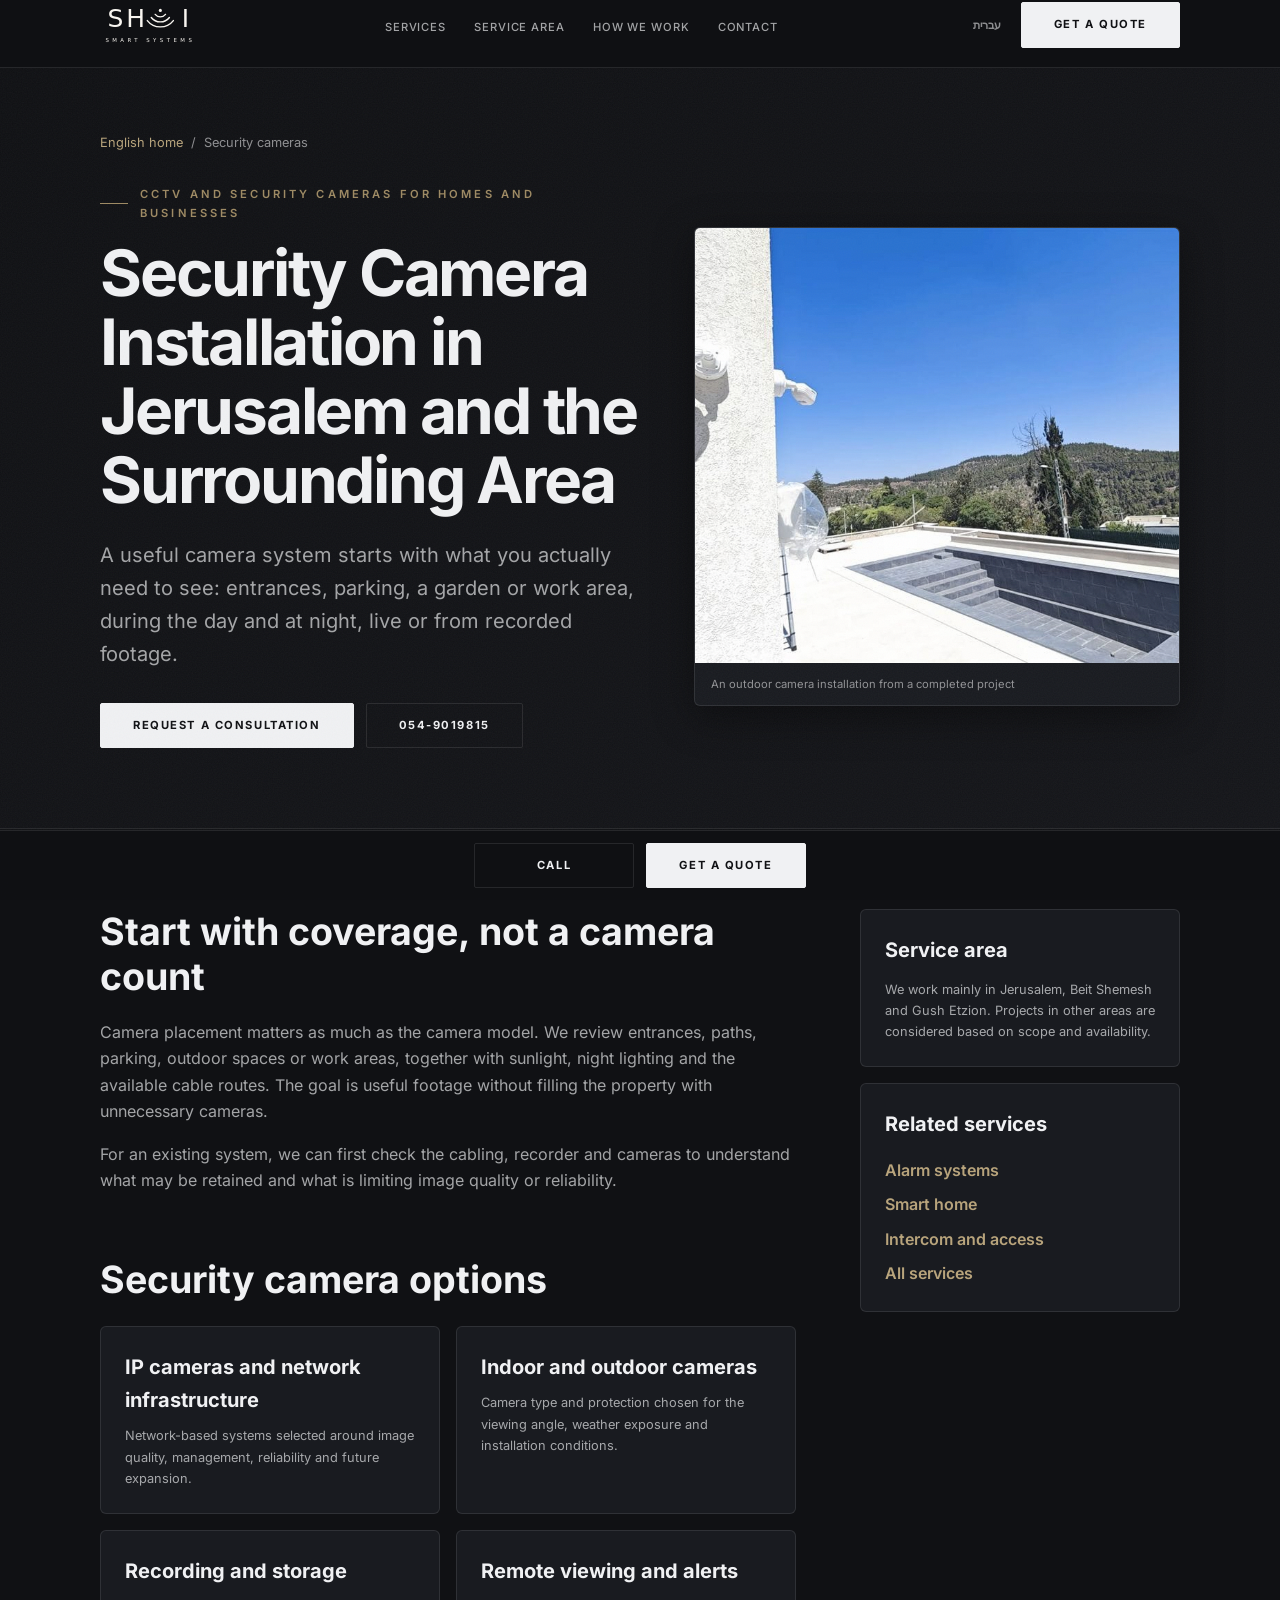
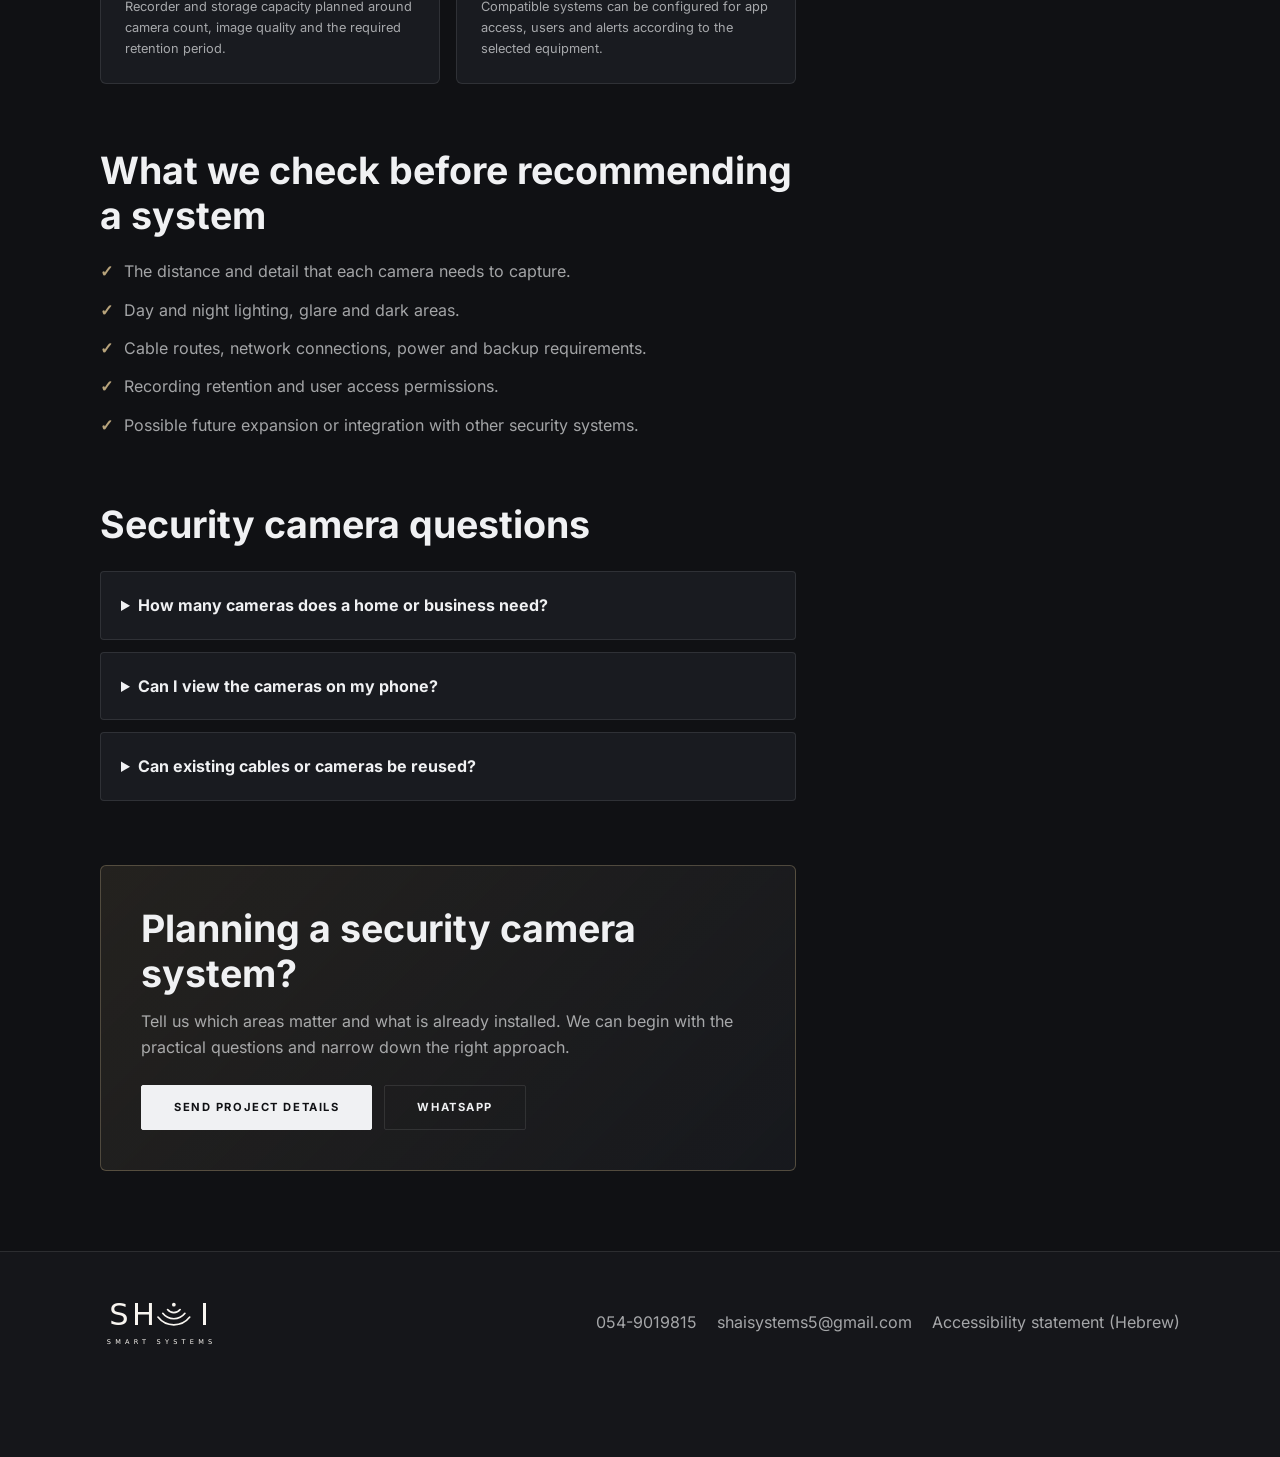
<file: en/security-cameras/index.html>
<!DOCTYPE html>
<html lang="en" dir="ltr">
<head>
  <meta charset="UTF-8" />
  <meta name="viewport" content="width=device-width, initial-scale=1.0" />
  <script async src="https://www.googletagmanager.com/gtag/js?id=G-KB5NENJCQK"></script>
  <script>window.dataLayer=window.dataLayer||[];function gtag(){dataLayer.push(arguments)}gtag('js',new Date());gtag('config','G-KB5NENJCQK');</script>
  <title>Security Camera Installation in Jerusalem | Shai Systems</title>
  <meta name="description" content="English-speaking security camera installation for homes and businesses in Jerusalem, Beit Shemesh and Gush Etzion. Planning, recording and remote viewing." />
  <meta name="robots" content="index, follow" />
  <link rel="canonical" href="https://shai-systems.com/en/security-cameras/" />
  <link rel="alternate" hreflang="he-IL" href="https://shai-systems.com/security-cameras/" />
  <link rel="alternate" hreflang="en" href="https://shai-systems.com/en/security-cameras/" />
  <link rel="alternate" hreflang="x-default" href="https://shai-systems.com/security-cameras/" />
  <meta property="og:type" content="website" /><meta property="og:url" content="https://shai-systems.com/en/security-cameras/" />
  <meta property="og:title" content="Security Camera Installation in Jerusalem" /><meta property="og:description" content="Camera coverage, recording and remote viewing planned around the property and its infrastructure." />
  <meta property="og:image" content="https://shai-systems.com/images/camera-mountain.jpg" /><meta property="og:locale" content="en_US" /><meta property="og:locale:alternate" content="he_IL" /><meta property="og:site_name" content="Shai Smart Systems" />
  <meta name="twitter:card" content="summary_large_image" />
  <link rel="icon" type="image/png" sizes="32x32" href="/favicon-32.png" /><link rel="icon" type="image/png" sizes="16x16" href="/favicon-16.png" />
  <link rel="stylesheet" href="/style.css?v=20261106c" />
  <script type="application/ld+json">
  {"@context":"https://schema.org","@graph":[{"@type":"Service","@id":"https://shai-systems.com/en/security-cameras/#service","name":"Security camera installation","serviceType":"Security camera planning and installation for homes and businesses","url":"https://shai-systems.com/en/security-cameras/","description":"Planning and installation of security camera systems based on the property, infrastructure, coverage points, recording and remote viewing requirements.","provider":{"@id":"https://shai-systems.com/#organization"},"areaServed":[{"@type":"City","name":"Jerusalem"},{"@type":"City","name":"Beit Shemesh"},{"@type":"AdministrativeArea","name":"Gush Etzion"}]},{"@type":"BreadcrumbList","itemListElement":[{"@type":"ListItem","position":1,"name":"English home","item":"https://shai-systems.com/en/"},{"@type":"ListItem","position":2,"name":"Security cameras","item":"https://shai-systems.com/en/security-cameras/"}]}]}
  </script>
</head>
<body class="lang-en service-page">
  <a href="#main-content" class="skip-link">Skip to main content</a>
  <nav id="navbar" aria-label="Main navigation"><div class="container"><div class="nav__inner">
    <a href="/en/" class="nav__logo" aria-label="Shai Smart Systems English home"><img src="/images/logo-light.svg" alt="Shai Smart Systems" class="nav__logo-img" width="120" height="40" /></a>
    <ul class="nav__links" role="list"><li><a href="/en/#services">Services</a></li><li><a href="/en/#areas">Service area</a></li><li><a href="/en/#process">How we work</a></li><li><a href="/en/#contact">Contact</a></li></ul>
    <div class="nav__right"><a href="/security-cameras/" class="lang-toggle__btn" lang="he" dir="rtl">עברית</a><a href="/en/#contact" class="btn btn--dark service-nav__back">Get a quote</a></div>
  </div></div></nav>
  <main id="main-content">
    <header class="service-hero"><div class="container"><nav class="breadcrumbs" aria-label="Breadcrumbs"><a href="/en/">English home</a><span aria-hidden="true">/</span><span aria-current="page">Security cameras</span></nav><div class="service-hero__grid">
      <div><p class="eyebrow">CCTV and security cameras for homes and businesses</p><h1>Security Camera Installation in Jerusalem and the Surrounding Area</h1><p class="service-hero__lead">A useful camera system starts with what you actually need to see: entrances, parking, a garden or work area, during the day and at night, live or from recorded footage.</p><div class="service-hero__actions"><a href="/en/#contact" class="btn btn--dark">Request a consultation</a><a href="tel:0549019815" class="btn btn--outline">054-9019815</a></div></div>
      <figure class="service-hero__media"><img src="/images/camera-mountain.jpg" alt="Outdoor security camera installed at a private home" width="1400" height="630" fetchpriority="high" /><figcaption>An outdoor camera installation from a completed project</figcaption></figure>
    </div></div></header>
    <div class="service-detail"><div class="container service-detail__layout">
      <article class="service-copy">
        <section><h2>Start with coverage, not a camera count</h2><p>Camera placement matters as much as the camera model. We review entrances, paths, parking, outdoor spaces or work areas, together with sunlight, night lighting and the available cable routes. The goal is useful footage without filling the property with unnecessary cameras.</p><p>For an existing system, we can first check the cabling, recorder and cameras to understand what may be retained and what is limiting image quality or reliability.</p></section>
        <section><h2>Security camera options</h2><div class="feature-grid">
          <div class="feature-card"><h3>IP cameras and network infrastructure</h3><p>Network-based systems selected around image quality, management, reliability and future expansion.</p></div>
          <div class="feature-card"><h3>Indoor and outdoor cameras</h3><p>Camera type and protection chosen for the viewing angle, weather exposure and installation conditions.</p></div>
          <div class="feature-card"><h3>Recording and storage</h3><p>Recorder and storage capacity planned around camera count, image quality and the required retention period.</p></div>
          <div class="feature-card"><h3>Remote viewing and alerts</h3><p>Compatible systems can be configured for app access, users and alerts according to the selected equipment.</p></div>
        </div></section>
        <section><h2>What we check before recommending a system</h2><ul class="check-list"><li>The distance and detail that each camera needs to capture.</li><li>Day and night lighting, glare and dark areas.</li><li>Cable routes, network connections, power and backup requirements.</li><li>Recording retention and user access permissions.</li><li>Possible future expansion or integration with other security systems.</li></ul></section>
        <section><h2>Security camera questions</h2><div class="native-faq">
          <details><summary>How many cameras does a home or business need?</summary><p>The number depends on entrances, the areas that matter, desired overlap and the property layout. A site review helps avoid blind spots and unnecessary equipment.</p></details>
          <details><summary>Can I view the cameras on my phone?</summary><p>Compatible systems can provide remote viewing and alerts. A reliable network connection, suitable equipment and secure user permissions are required.</p></details>
          <details><summary>Can existing cables or cameras be reused?</summary><p>Sometimes. We first check the cable type and condition, recorder compatibility and required image quality. Not every mix of old and new equipment is stable.</p></details>
        </div></section>
        <section class="service-cta"><h2>Planning a security camera system?</h2><p>Tell us which areas matter and what is already installed. We can begin with the practical questions and narrow down the right approach.</p><div class="service-cta__actions"><a href="/en/#contact" class="btn btn--dark">Send project details</a><a href="https://wa.me/972549019815?text=Hi%2C%20I%27d%20like%20information%20about%20security%20camera%20installation" class="btn btn--outline" target="_blank" rel="noopener noreferrer">WhatsApp</a></div></section>
      </article>
      <aside class="service-sidebar" aria-label="Related services"><div class="service-sidebar__card"><h2>Service area</h2><p>We work mainly in Jerusalem, Beit Shemesh and Gush Etzion. Projects in other areas are considered based on scope and availability.</p></div><div class="service-sidebar__card"><h2>Related services</h2><nav class="service-sidebar__links" aria-label="Related service links"><a href="/en/alarm-systems/">Alarm systems</a><a href="/en/smart-home/">Smart home</a><a href="/en/intercom/">Intercom and access</a><a href="/en/#services">All services</a></nav></div></aside>
    </div></div>
  </main>
  <footer class="service-footer"><div class="container service-footer__inner"><a href="/en/"><img src="/images/logo-light.svg" alt="Shai Smart Systems" width="120" height="61" /></a><div class="service-footer__contact"><a href="tel:0549019815">054-9019815</a><a href="mailto:shaisystems5@gmail.com">shaisystems5@gmail.com</a><a href="/accessibility.html" lang="he">Accessibility statement (Hebrew)</a></div></div></footer>
  <nav class="service-sticky" aria-label="Quick contact"><a href="tel:0549019815" class="btn btn--outline">Call</a><a href="/en/#contact" class="btn btn--dark">Get a quote</a></nav>
</body>
</html>
</file>
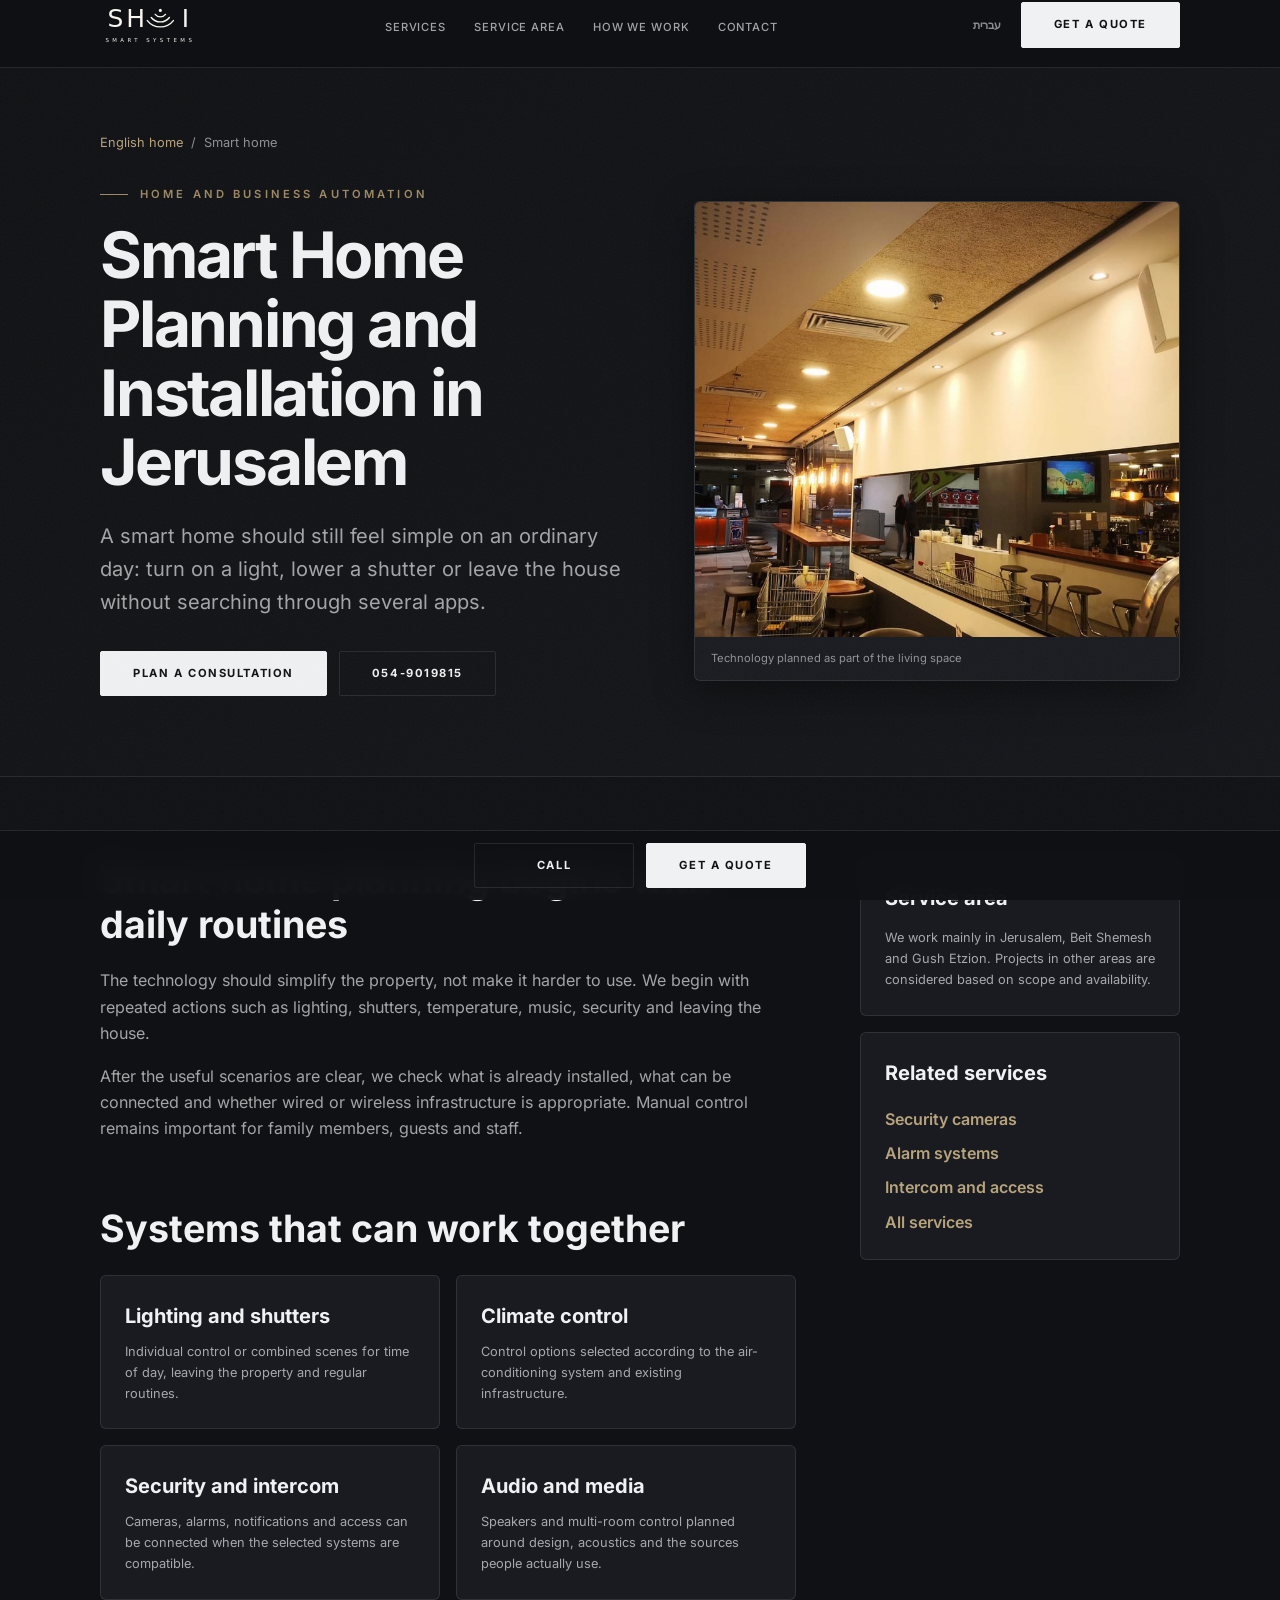
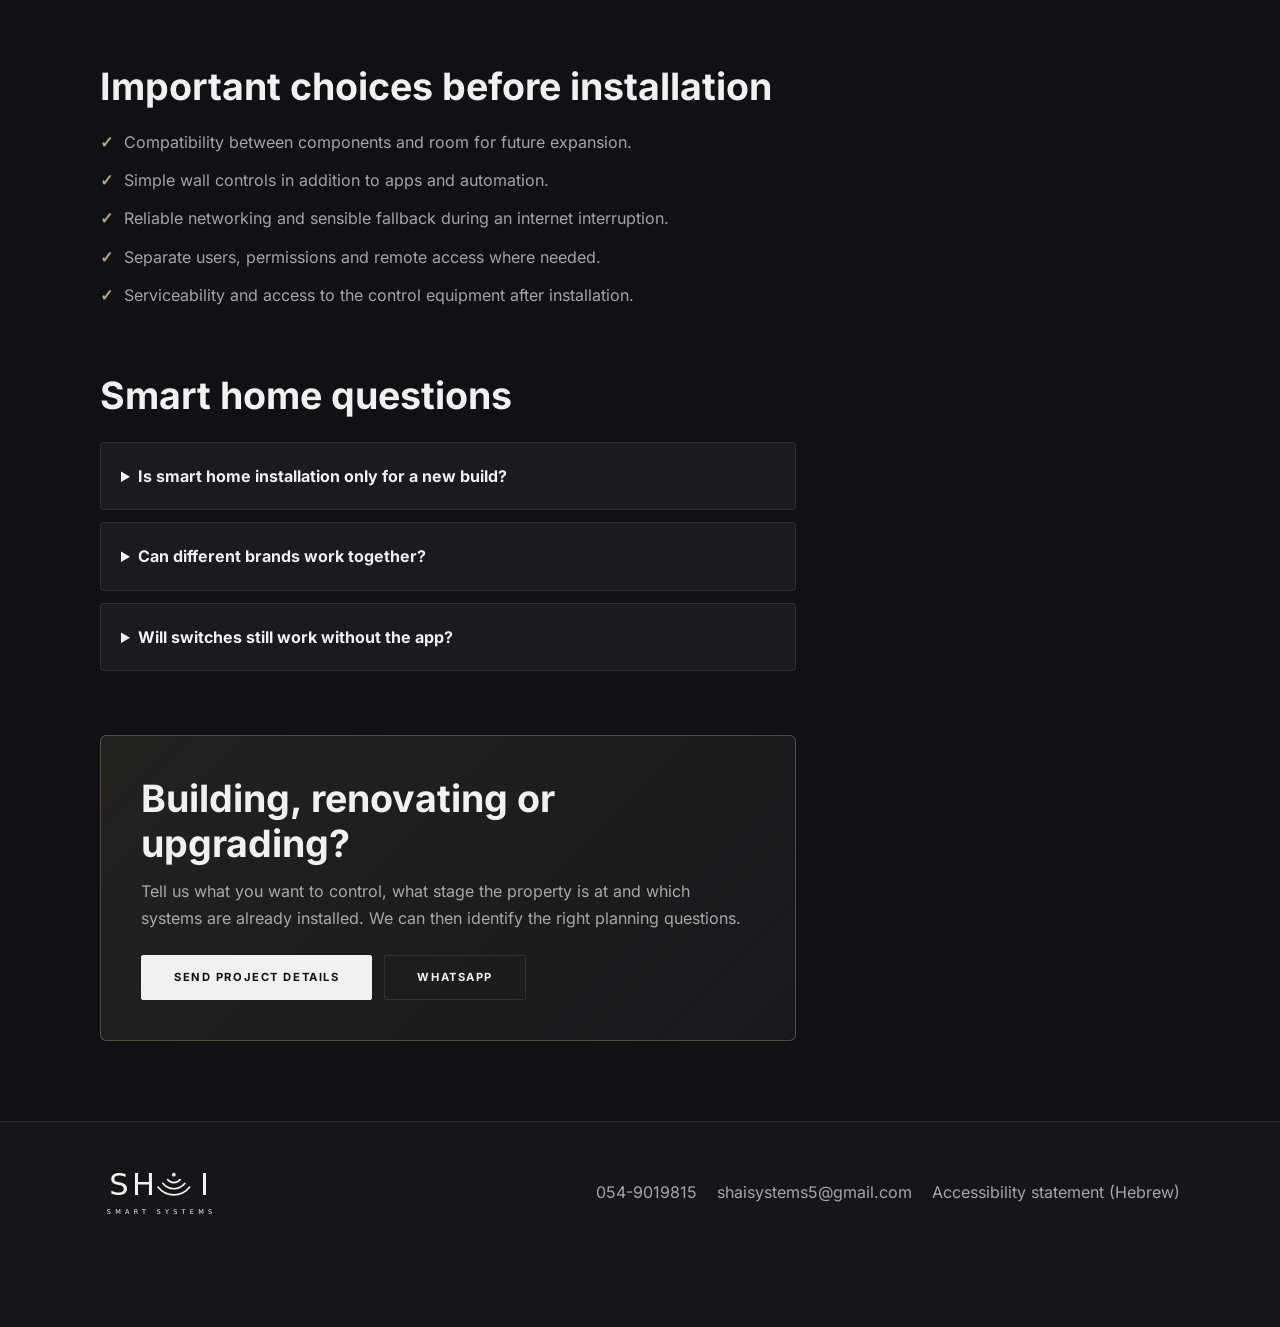
<file: en/smart-home/index.html>
<!DOCTYPE html>
<html lang="en" dir="ltr">
<head>
  <meta charset="UTF-8" />
  <meta name="viewport" content="width=device-width, initial-scale=1.0" />
  <script async src="https://www.googletagmanager.com/gtag/js?id=G-KB5NENJCQK"></script><script>window.dataLayer=window.dataLayer||[];function gtag(){dataLayer.push(arguments)}gtag('js',new Date());gtag('config','G-KB5NENJCQK');</script>
  <title>Smart Home Installation in Jerusalem | Shai Systems</title>
  <meta name="description" content="English-speaking smart home planning and installation in Jerusalem, Beit Shemesh and Gush Etzion: lighting, shutters, climate, security and audio." />
  <meta name="robots" content="index, follow" />
  <link rel="canonical" href="https://shai-systems.com/en/smart-home/" />
  <link rel="alternate" hreflang="he-IL" href="https://shai-systems.com/smart-home/" />
  <link rel="alternate" hreflang="en" href="https://shai-systems.com/en/smart-home/" />
  <link rel="alternate" hreflang="x-default" href="https://shai-systems.com/smart-home/" />
  <meta property="og:type" content="website" /><meta property="og:url" content="https://shai-systems.com/en/smart-home/" /><meta property="og:title" content="Smart Home Installation in Jerusalem" /><meta property="og:description" content="Practical control of lighting, shutters, climate, security and audio, planned around the property and its users." /><meta property="og:image" content="https://shai-systems.com/images/kitchen-ceiling.jpg" /><meta property="og:locale" content="en_US" /><meta property="og:locale:alternate" content="he_IL" /><meta property="og:site_name" content="Shai Smart Systems" /><meta name="twitter:card" content="summary_large_image" />
  <link rel="icon" type="image/png" sizes="32x32" href="/favicon-32.png" /><link rel="icon" type="image/png" sizes="16x16" href="/favicon-16.png" /><link rel="stylesheet" href="/style.css?v=20261106c" />
  <script type="application/ld+json">{"@context":"https://schema.org","@graph":[{"@type":"Service","@id":"https://shai-systems.com/en/smart-home/#service","name":"Smart home installation","serviceType":"Smart home planning and installation","url":"https://shai-systems.com/en/smart-home/","description":"Planning and installation of smart home systems for lighting, shutters, climate, security and audio according to the infrastructure and daily use.","provider":{"@id":"https://shai-systems.com/#organization"},"areaServed":[{"@type":"City","name":"Jerusalem"},{"@type":"City","name":"Beit Shemesh"},{"@type":"AdministrativeArea","name":"Gush Etzion"}]},{"@type":"BreadcrumbList","itemListElement":[{"@type":"ListItem","position":1,"name":"English home","item":"https://shai-systems.com/en/"},{"@type":"ListItem","position":2,"name":"Smart home","item":"https://shai-systems.com/en/smart-home/"}]}]}</script>
</head>
<body class="lang-en service-page">
  <a href="#main-content" class="skip-link">Skip to main content</a>
  <nav id="navbar" aria-label="Main navigation"><div class="container"><div class="nav__inner"><a href="/en/" class="nav__logo" aria-label="Shai Smart Systems English home"><img src="/images/logo-light.svg" alt="Shai Smart Systems" class="nav__logo-img" width="120" height="40" /></a><ul class="nav__links" role="list"><li><a href="/en/#services">Services</a></li><li><a href="/en/#areas">Service area</a></li><li><a href="/en/#process">How we work</a></li><li><a href="/en/#contact">Contact</a></li></ul><div class="nav__right"><a href="/smart-home/" class="lang-toggle__btn" lang="he" dir="rtl">עברית</a><a href="/en/#contact" class="btn btn--dark service-nav__back">Get a quote</a></div></div></div></nav>
  <main id="main-content">
    <header class="service-hero"><div class="container"><nav class="breadcrumbs" aria-label="Breadcrumbs"><a href="/en/">English home</a><span aria-hidden="true">/</span><span aria-current="page">Smart home</span></nav><div class="service-hero__grid"><div><p class="eyebrow">Home and business automation</p><h1>Smart Home Planning and Installation in Jerusalem</h1><p class="service-hero__lead">A smart home should still feel simple on an ordinary day: turn on a light, lower a shutter or leave the house without searching through several apps.</p><div class="service-hero__actions"><a href="/en/#contact" class="btn btn--dark">Plan a consultation</a><a href="tel:0549019815" class="btn btn--outline">054-9019815</a></div></div><figure class="service-hero__media"><img src="/images/kitchen-ceiling.jpg" alt="Modern home with integrated lighting and audio systems" width="928" height="700" fetchpriority="high" /><figcaption>Technology planned as part of the living space</figcaption></figure></div></div></header>
    <div class="service-detail"><div class="container service-detail__layout">
      <article class="service-copy">
        <section><h2>Smart home planning begins with daily routines</h2><p>The technology should simplify the property, not make it harder to use. We begin with repeated actions such as lighting, shutters, temperature, music, security and leaving the house.</p><p>After the useful scenarios are clear, we check what is already installed, what can be connected and whether wired or wireless infrastructure is appropriate. Manual control remains important for family members, guests and staff.</p></section>
        <section><h2>Systems that can work together</h2><div class="feature-grid"><div class="feature-card"><h3>Lighting and shutters</h3><p>Individual control or combined scenes for time of day, leaving the property and regular routines.</p></div><div class="feature-card"><h3>Climate control</h3><p>Control options selected according to the air-conditioning system and existing infrastructure.</p></div><div class="feature-card"><h3>Security and intercom</h3><p>Cameras, alarms, notifications and access can be connected when the selected systems are compatible.</p></div><div class="feature-card"><h3>Audio and media</h3><p>Speakers and multi-room control planned around design, acoustics and the sources people actually use.</p></div></div></section>
        <section><h2>Important choices before installation</h2><ul class="check-list"><li>Compatibility between components and room for future expansion.</li><li>Simple wall controls in addition to apps and automation.</li><li>Reliable networking and sensible fallback during an internet interruption.</li><li>Separate users, permissions and remote access where needed.</li><li>Serviceability and access to the control equipment after installation.</li></ul></section>
        <section><h2>Smart home questions</h2><div class="native-faq"><details><summary>Is smart home installation only for a new build?</summary><p>No. New construction offers more infrastructure options, but focused upgrades can also be planned for an occupied property after checking the wiring and existing equipment.</p></details><details><summary>Can different brands work together?</summary><p>Sometimes. Compatibility needs to be checked at the model and protocol level before relying on an integration.</p></details><details><summary>Will switches still work without the app?</summary><p>That should be part of the design. Where the selected system allows it, everyday actions should remain clear from physical controls.</p></details></div></section>
        <section class="service-cta"><h2>Building, renovating or upgrading?</h2><p>Tell us what you want to control, what stage the property is at and which systems are already installed. We can then identify the right planning questions.</p><div class="service-cta__actions"><a href="/en/#contact" class="btn btn--dark">Send project details</a><a href="https://wa.me/972549019815?text=Hi%2C%20I%27d%20like%20information%20about%20smart%20home%20installation" class="btn btn--outline" target="_blank" rel="noopener noreferrer">WhatsApp</a></div></section>
      </article>
      <aside class="service-sidebar" aria-label="Related services"><div class="service-sidebar__card"><h2>Service area</h2><p>We work mainly in Jerusalem, Beit Shemesh and Gush Etzion. Projects in other areas are considered based on scope and availability.</p></div><div class="service-sidebar__card"><h2>Related services</h2><nav class="service-sidebar__links" aria-label="Related service links"><a href="/en/security-cameras/">Security cameras</a><a href="/en/alarm-systems/">Alarm systems</a><a href="/en/intercom/">Intercom and access</a><a href="/en/#services">All services</a></nav></div></aside>
    </div></div>
  </main>
  <footer class="service-footer"><div class="container service-footer__inner"><a href="/en/"><img src="/images/logo-light.svg" alt="Shai Smart Systems" width="120" height="61" /></a><div class="service-footer__contact"><a href="tel:0549019815">054-9019815</a><a href="mailto:shaisystems5@gmail.com">shaisystems5@gmail.com</a><a href="/accessibility.html" lang="he">Accessibility statement (Hebrew)</a></div></div></footer>
  <nav class="service-sticky" aria-label="Quick contact"><a href="tel:0549019815" class="btn btn--outline">Call</a><a href="/en/#contact" class="btn btn--dark">Get a quote</a></nav>
</body>
</html>
</file>
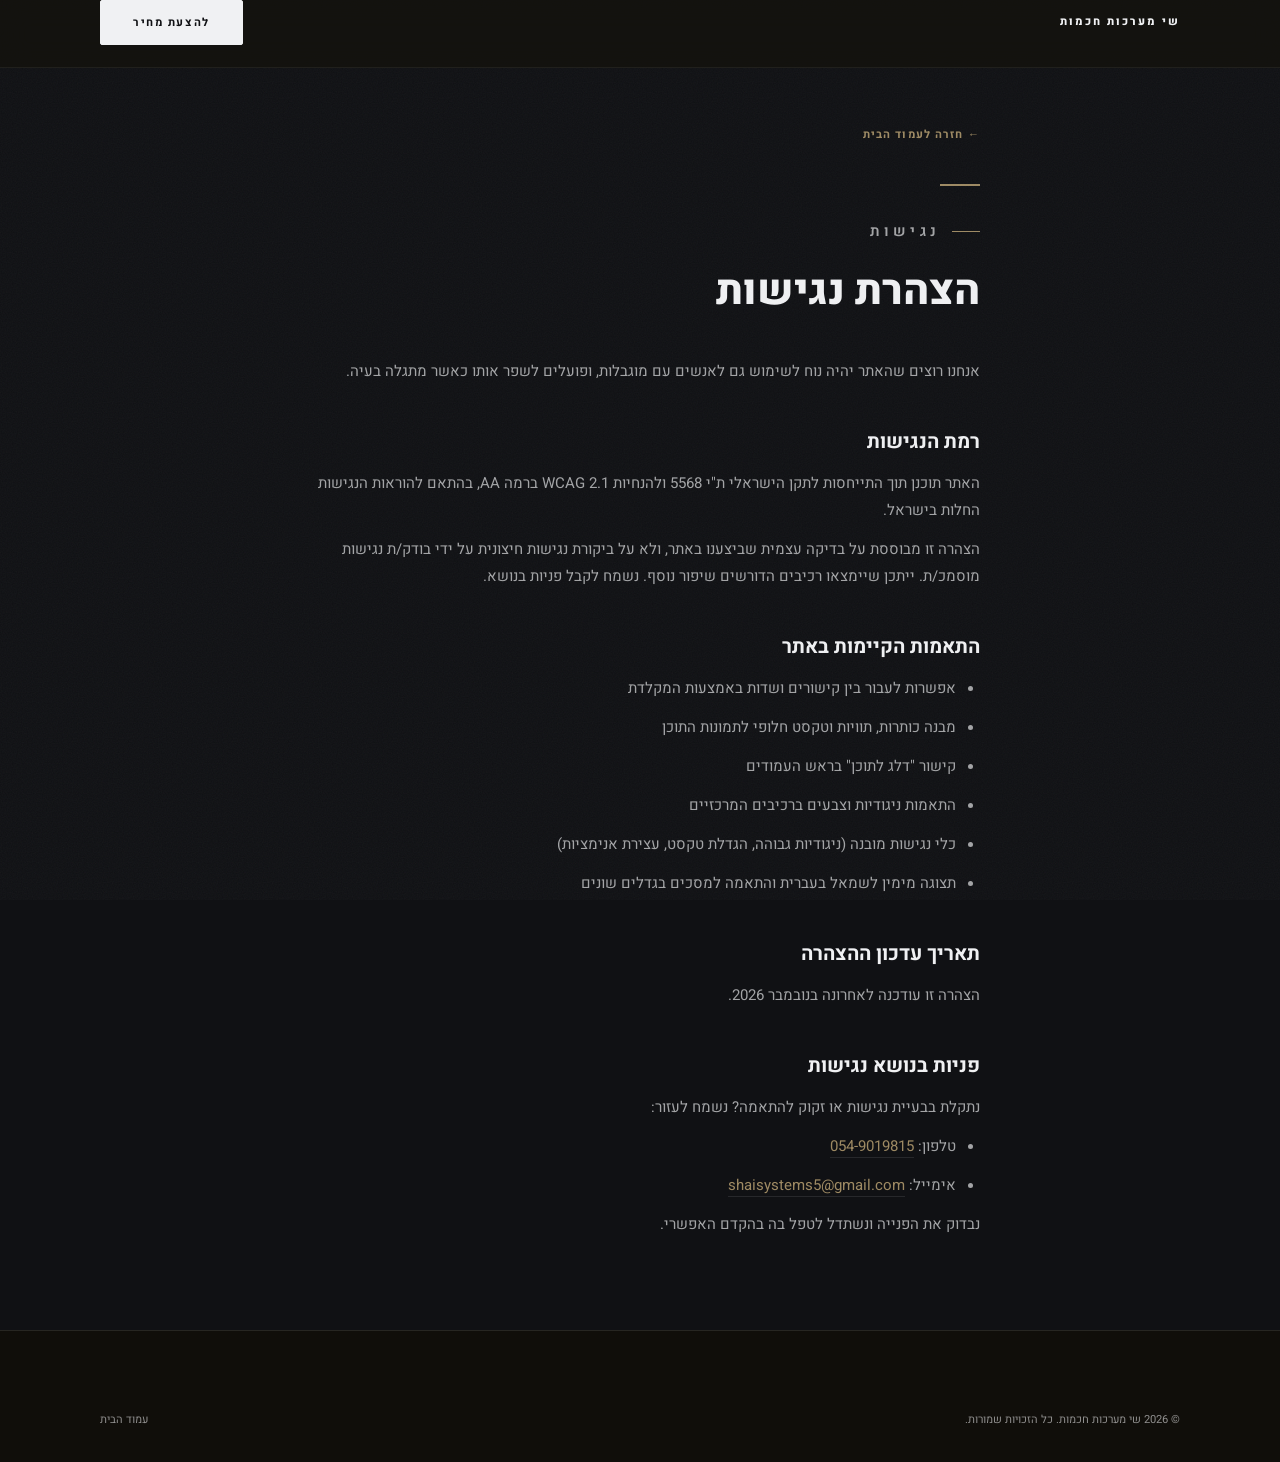
<file: accessibility.html>
<!DOCTYPE html>
<html lang="he" dir="rtl">
<head>
  <!-- Google tag (gtag.js) -->
  <script async src="https://www.googletagmanager.com/gtag/js?id=G-KB5NENJCQK"></script>
  <script>
    window.dataLayer = window.dataLayer || [];
    function gtag(){dataLayer.push(arguments);}
    gtag('js', new Date());
    gtag('config', 'G-KB5NENJCQK');
  </script>

  <meta charset="UTF-8" />
  <meta name="viewport" content="width=device-width, initial-scale=1.0" />
  <title>הצהרת נגישות | שי מערכות חכמות</title>
  <meta name="robots" content="noindex, follow" />
  <link rel="stylesheet" href="style.css?v=20261106c" />
  <style>
    .a11y-page { padding-block: 120px var(--sp-20); min-height: 100vh; }
    .a11y-page h1 { font-size: clamp(1.8rem, 4vw, 2.6rem); font-weight: 800; color: var(--cream); margin-bottom: var(--sp-8); }
    .a11y-page h2 { font-size: var(--text-lg); font-weight: 700; color: var(--cream); margin: var(--sp-10) 0 var(--sp-3); }
    .a11y-page p, .a11y-page li { font-size: var(--text-base); color: var(--cream-soft); line-height: 1.8; margin-bottom: var(--sp-3); }
    .a11y-page ul { padding-inline-start: var(--sp-6); list-style: disc; }
    .a11y-page a { color: var(--gold); border-bottom: 1px solid var(--line); }
    .a11y-page a:hover { border-color: var(--gold); }
    .a11y-back { display: inline-flex; align-items: center; gap: var(--sp-2); font-size: var(--text-xs); font-weight: 700; letter-spacing: .1em; text-transform: uppercase; color: var(--cream-mute); margin-bottom: var(--sp-10); border-bottom: none !important; transition: color 150ms ease; }
    .a11y-back:hover { color: var(--gold); }
  </style>
</head>
<body>

<nav id="navbar" role="navigation" aria-label="ניווט ראשי">
  <div class="container">
    <div class="nav__inner">
      <a href="/" class="nav__logo" aria-label="שי מערכות חכמות, עמוד הבית">
        <span class="nav__logo-he">שי מערכות חכמות</span>
      </a>
      <a href="/#contact" class="btn btn--dark">להצעת מחיר</a>
    </div>
  </div>
</nav>

<main id="main-content" class="section section--white a11y-page">
  <div class="container" style="max-width:760px">

    <a href="/" class="a11y-back">← חזרה לעמוד הבית</a>

    <div class="gold-rule"></div>
    <p class="eyebrow">נגישות</p>
    <h1>הצהרת נגישות</h1>

    <p>אנחנו רוצים שהאתר יהיה נוח לשימוש גם לאנשים עם מוגבלות, ופועלים לשפר אותו כאשר מתגלה בעיה.</p>

    <h2>רמת הנגישות</h2>
    <p>האתר תוכנן תוך התייחסות לתקן הישראלי ת"י 5568 ולהנחיות WCAG 2.1 ברמה AA, בהתאם להוראות הנגישות החלות בישראל.</p>
    <p>הצהרה זו מבוססת על בדיקה עצמית שביצענו באתר, ולא על ביקורת נגישות חיצונית על ידי בודק/ת נגישות מוסמכ/ת. ייתכן שיימצאו רכיבים הדורשים שיפור נוסף. נשמח לקבל פניות בנושא.</p>

    <h2>התאמות הקיימות באתר</h2>
    <ul>
      <li>אפשרות לעבור בין קישורים ושדות באמצעות המקלדת</li>
      <li>מבנה כותרות, תוויות וטקסט חלופי לתמונות התוכן</li>
      <li>קישור "דלג לתוכן" בראש העמודים</li>
      <li>התאמות ניגודיות וצבעים ברכיבים המרכזיים</li>
      <li>כלי נגישות מובנה (ניגודיות גבוהה, הגדלת טקסט, עצירת אנימציות)</li>
      <li>תצוגה מימין לשמאל בעברית והתאמה למסכים בגדלים שונים</li>
    </ul>

    <h2>תאריך עדכון ההצהרה</h2>
    <p>הצהרה זו עודכנה לאחרונה בנובמבר 2026.</p>

    <h2>פניות בנושא נגישות</h2>
    <p>נתקלת בבעיית נגישות או זקוק להתאמה? נשמח לעזור:</p>
    <ul>
      <li>טלפון: <a href="tel:0549019815">054-9019815</a></li>
      <li>אימייל: <a href="mailto:shaisystems5@gmail.com">shaisystems5@gmail.com</a></li>
    </ul>
    <p>נבדוק את הפנייה ונשתדל לטפל בה בהקדם האפשרי.</p>

  </div>
</main>

<footer id="footer" role="contentinfo">
  <div class="container">
    <div class="footer__bottom">
      <span class="footer__copy">© 2026 שי מערכות חכמות. כל הזכויות שמורות.</span>
      <nav class="footer__legal" aria-label="קישורים משפטיים">
        <a href="/">עמוד הבית</a>
      </nav>
    </div>
  </div>
</footer>

</body>
</html>
</file>
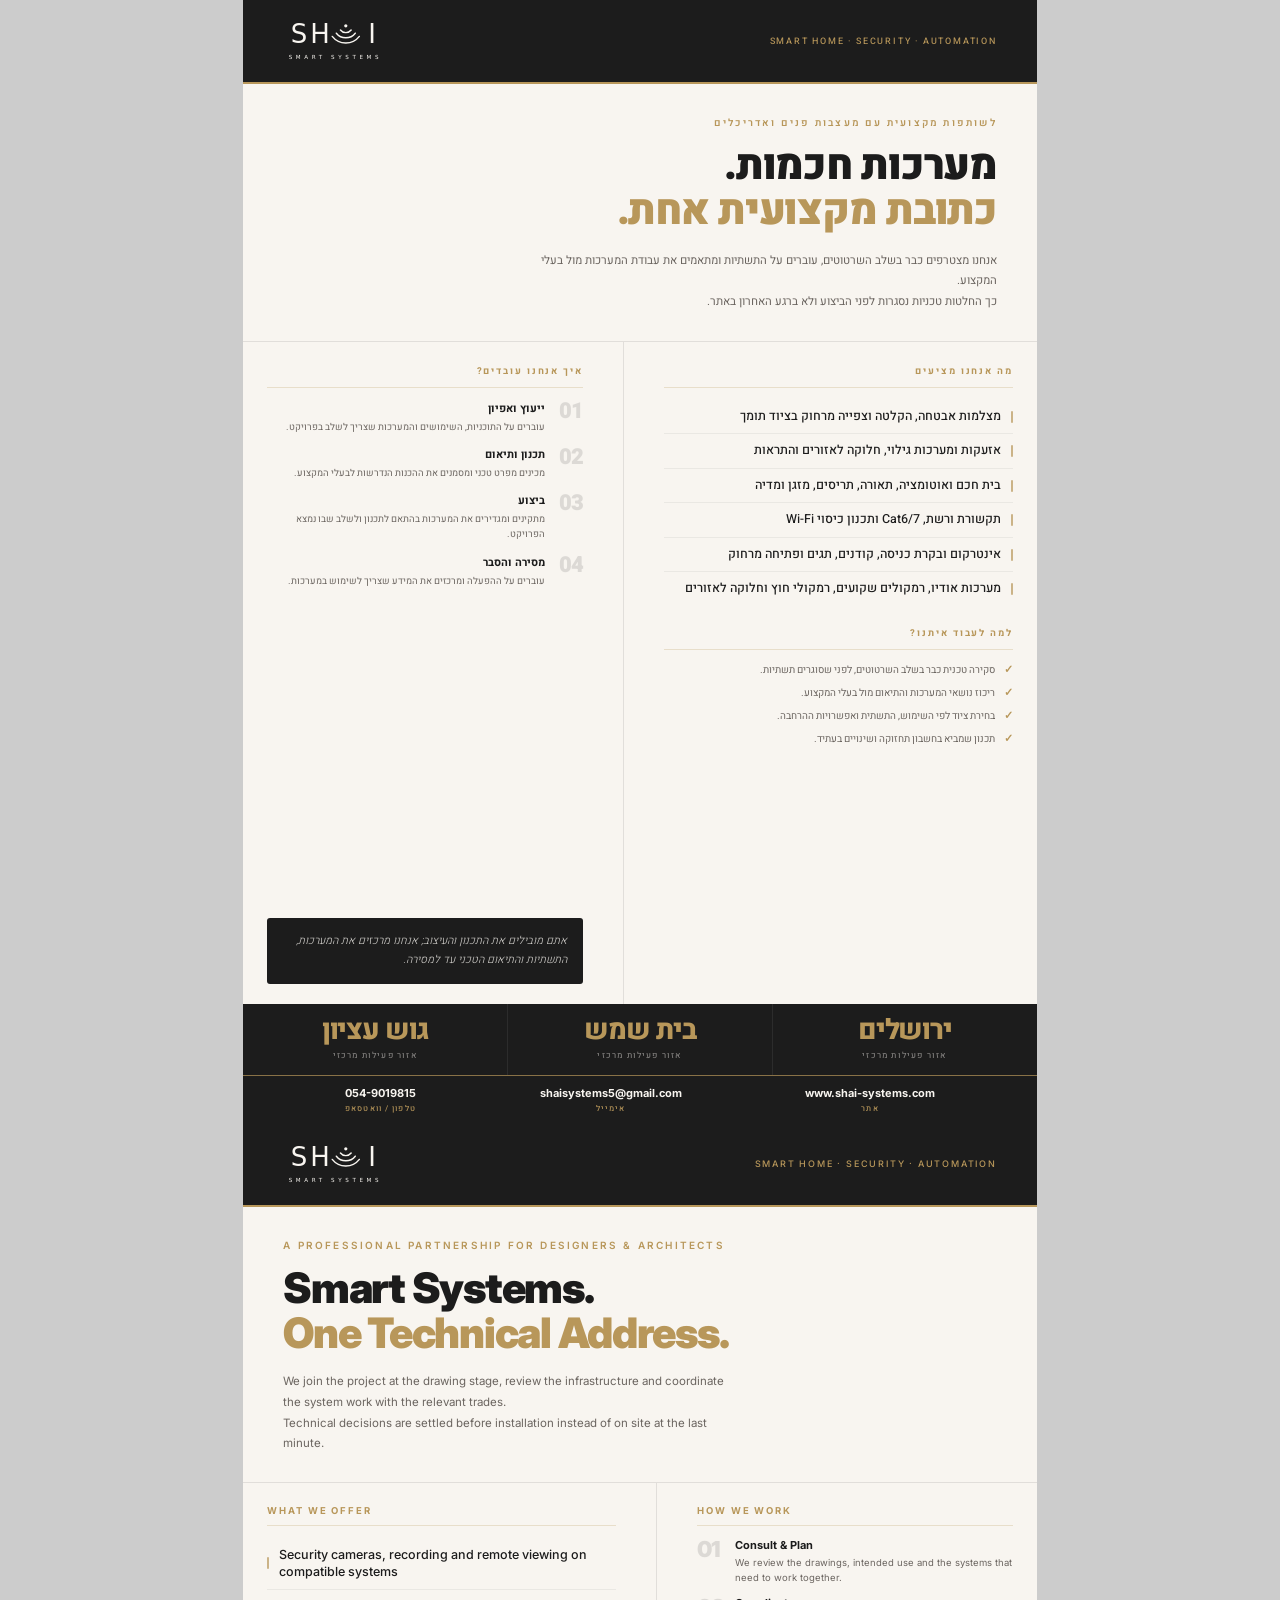
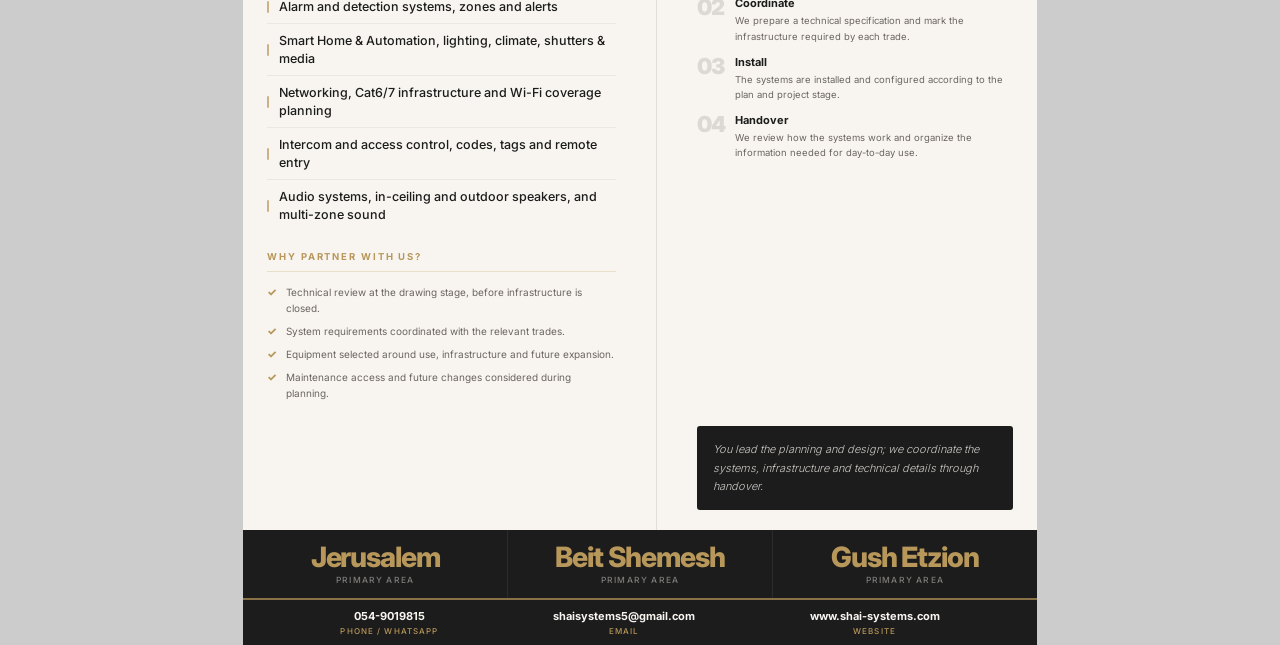
<file: onepager.html>
<!DOCTYPE html>
<html lang="he" dir="rtl">
<head>
<!-- Google tag (gtag.js) -->
<script async src="https://www.googletagmanager.com/gtag/js?id=G-KB5NENJCQK"></script>
<script>
  window.dataLayer = window.dataLayer || [];
  function gtag(){dataLayer.push(arguments);}
  gtag('js', new Date());
  gtag('config', 'G-KB5NENJCQK');
</script>
<meta charset="UTF-8"/>
<meta name="robots" content="noindex, follow"/>
<title>שי מערכות חכמות</title>
<style>
@font-face {
  font-family: 'Heebo';
  src: url('fonts/Heebo-Regular.ttf') format('truetype');
  font-weight: 100 900;
  font-style: normal;
}
@font-face {
  font-family: 'Inter';
  src: url('fonts/Inter.ttf') format('truetype');
  font-weight: 100 900;
  font-style: normal;
}
</style>
<style>

@page { size: A4 portrait; margin: 0; }
* { box-sizing: border-box; margin: 0; padding: 0;
    -webkit-print-color-adjust: exact !important;
    print-color-adjust: exact !important; }

:root {
  --cream:   #F8F5F0;
  --ink:     #1C1C1C;
  --gold:    #B8975A;
  --mute:    #6B6560;
  --border:  rgba(28,28,28,.1);
  --f-he:    'Heebo', sans-serif;
  --f-en:    'Inter', sans-serif;
}

body {
  width: 210mm;
  margin: 0 auto;
  background: #CCC;
}

/* ── Page shell ─────────────────────────────── */
.pg {
  width: 210mm;
  height: 297mm;
  background: var(--cream);
  display: flex;
  flex-direction: column;
  overflow: hidden;
  page-break-after: always;
  break-after: page;
  font-family: var(--f-he);
}
.pg.en { font-family: var(--f-en); direction: ltr; }

/* ── Top bar ────────────────────────────────── */
.top {
  background: var(--ink);
  padding: 15px 40px;
  display: flex;
  align-items: center;
  justify-content: space-between;
  direction: ltr;
  flex-shrink: 0;
}
.top-name {
  font-size: 17px;
  font-weight: 800;
  color: var(--cream);
  letter-spacing: .01em;
}
.top-sub {
  font-size: 9px;
  font-weight: 500;
  color: var(--gold);
  letter-spacing: .2em;
  text-transform: uppercase;
}
.gold-line {
  height: 2px;
  background: var(--gold);
  flex-shrink: 0;
}

/* ── Hero ───────────────────────────────────── */
.hero {
  padding: 32px 40px 28px;
  flex-shrink: 0;
  border-bottom: 1px solid var(--border);
}
.hero-eye {
  font-size: 10px;
  font-weight: 600;
  color: var(--gold);
  letter-spacing: .22em;
  text-transform: uppercase;
  margin-bottom: 14px;
}
.hero-h {
  font-size: 42px;
  font-weight: 900;
  color: var(--ink);
  line-height: 1.08;
  letter-spacing: -.03em;
  margin-bottom: 16px;
}
.hero-h span { color: var(--gold); }
.hero-p {
  font-size: 11.5px;
  font-weight: 400;
  color: var(--mute);
  line-height: 1.8;
  max-width: 460px;
}

/* ── Stats bar ──────────────────────────────── */
.stats {
  background: var(--ink);
  display: flex;
  flex-shrink: 0;
}
.stat {
  flex: 1;
  padding: 13px 0;
  text-align: center;
  border-inline-end: 1px solid rgba(255,255,255,.07);
}
.stat:last-child { border-inline-end: none; }
.stat-n {
  font-size: 28px;
  font-weight: 800;
  color: var(--gold);
  letter-spacing: -.04em;
  line-height: 1;
}
.stat-l {
  font-size: 8.5px;
  color: rgba(248,245,240,.45);
  letter-spacing: .14em;
  text-transform: uppercase;
  margin-top: 4px;
  font-weight: 500;
}

/* ── Body ───────────────────────────────────── */
.body { flex: 1; display: flex; flex-direction: column; overflow: hidden; }

/* ── Two-column section ─────────────────────── */
.cols {
  display: flex;
  flex: 1;
  overflow: hidden;
}
.col-l {
  flex: 1.05;
  padding: 22px 24px 20px 40px;
  border-inline-end: 1px solid var(--border);
  display: flex;
  flex-direction: column;
  gap: 20px;
}
.pg.en .col-l { padding: 22px 40px 20px 24px; }
.col-r {
  flex: 0.95;
  padding: 22px 40px 20px 24px;
  display: flex;
  flex-direction: column;
  gap: 20px;
}
.pg.en .col-r { padding: 22px 24px 20px 40px; }

/* ── Block ──────────────────────────────────── */
.blk-title {
  font-size: 9.5px;
  font-weight: 700;
  color: var(--gold);
  letter-spacing: .2em;
  text-transform: uppercase;
  padding-bottom: 9px;
  border-bottom: 1px solid rgba(184,151,90,.25);
  margin-bottom: 12px;
}

/* ── Service list ───────────────────────────── */
.svc-list { display: flex; flex-direction: column; }
.svc {
  display: flex;
  align-items: center;
  gap: 10px;
  padding: 8px 0;
  border-bottom: 1px solid rgba(28,28,28,.06);
  font-size: 12.5px;
  color: var(--ink);
  font-weight: 500;
  line-height: 1.4;
}
.svc:last-child { border-bottom: none; }
.svc-bar {
  width: 2px;
  height: 12px;
  background: var(--gold);
  border-radius: 1px;
  flex-shrink: 0;
  opacity: .7;
}

/* ── Points ─────────────────────────────────── */
.pts { display: flex; flex-direction: column; gap: 7px; }
.pt {
  display: flex;
  gap: 9px;
  align-items: baseline;
  font-size: 10px;
  color: var(--mute);
  line-height: 1.6;
}
.pt-c {
  color: var(--gold);
  font-size: 11px;
  font-weight: 800;
  flex-shrink: 0;
  line-height: 1;
}

/* ── Steps ──────────────────────────────────── */
.steps { display: flex; flex-direction: column; gap: 11px; }
.step { display: flex; gap: 12px; align-items: flex-start; }
.step-n {
  font-size: 22px;
  font-weight: 900;
  color: var(--ink);
  opacity: .12;
  line-height: 1;
  flex-shrink: 0;
  width: 26px;
  letter-spacing: -.04em;
}
.step-t {
  font-size: 11px;
  font-weight: 700;
  color: var(--ink);
  margin-bottom: 3px;
}
.step-d {
  font-size: 9.5px;
  color: var(--mute);
  line-height: 1.6;
  font-weight: 400;
}

/* ── Quote ──────────────────────────────────── */
.quote {
  margin-top: auto;
  background: var(--ink);
  border-radius: 3px;
  padding: 14px 16px;
  position: relative;
  overflow: hidden;
}
.quote-mark {
  position: absolute;
  font-family: Georgia, serif;
  font-size: 72px;
  color: var(--gold);
  opacity: .1;
  top: -12px;
  left: 8px;
  line-height: 1;
  pointer-events: none;
}
.pg.en .quote-mark { left: auto; right: 8px; }
.quote p {
  font-size: 11px;
  color: rgba(248,245,240,.8);
  line-height: 1.7;
  font-style: italic;
  font-weight: 300;
  position: relative;
}
.quote-by {
  display: block;
  font-size: 8.5px;
  color: var(--gold);
  letter-spacing: .12em;
  text-transform: uppercase;
  font-weight: 600;
  font-style: normal;
  margin-top: 9px;
  position: relative;
}

/* ── Footer ─────────────────────────────────── */
.foot {
  background: var(--ink);
  flex-shrink: 0;
  position: relative;
}
.foot::before {
  content: '';
  position: absolute;
  top: 0; left: 0; right: 0;
  height: 1.5px;
  background: var(--gold);
  opacity: .7;
}
.foot-inner {
  display: flex;
  justify-content: space-around;
  padding: 11px 40px 9px;
  direction: ltr;
}
.fc { text-align: center; }
.fc-val {
  font-family: var(--f-en);
  font-size: 11px;
  font-weight: 700;
  color: var(--cream);
  text-decoration: none;
  display: block;
}
a.fc-val:hover { color: var(--gold); }
.fc-lbl {
  font-size: 8px;
  color: var(--gold);
  letter-spacing: .14em;
  text-transform: uppercase;
  font-weight: 500;
  margin-top: 3px;
}

@media print { body { background: none; } }
</style>
</head>
<body>

<!-- ════════ PAGE 1 — HEBREW ════════ -->
<div class="pg">
  <div class="top">
    <img src="images/logo-light.svg" alt="שי מערכות חכמות" style="height:52px;width:auto;display:block;"/>
    <span class="top-sub">Smart Home · Security · Automation</span>
  </div>
  <div class="gold-line"></div>

  <div class="hero">
    <div class="hero-eye">לשותפות מקצועית עם מעצבות פנים ואדריכלים</div>
    <div class="hero-h">מערכות חכמות.<br/><span>כתובת מקצועית אחת.</span></div>
    <p class="hero-p">אנחנו מצטרפים כבר בשלב השרטוטים, עוברים על התשתיות ומתאמים את עבודת המערכות מול בעלי המקצוע.<br/>
    כך החלטות טכניות נסגרות לפני הביצוע ולא ברגע האחרון באתר.</p>
  </div>

  <div class="body">
    <div class="cols">

      <div class="col-l">
        <div>
          <div class="blk-title">מה אנחנו מציעים</div>
          <div class="svc-list">
            <div class="svc"><span class="svc-bar"></span>מצלמות אבטחה, הקלטה וצפייה מרחוק בציוד תומך</div>
            <div class="svc"><span class="svc-bar"></span>אזעקות ומערכות גילוי, חלוקה לאזורים והתראות</div>
            <div class="svc"><span class="svc-bar"></span>בית חכם ואוטומציה, תאורה, תריסים, מזגן ומדיה</div>
            <div class="svc"><span class="svc-bar"></span>תקשורת ורשת, Cat6/7 ותכנון כיסוי Wi-Fi</div>
            <div class="svc"><span class="svc-bar"></span>אינטרקום ובקרת כניסה, קודנים, תגים ופתיחה מרחוק</div>
            <div class="svc"><span class="svc-bar"></span>מערכות אודיו, רמקולים שקועים, רמקולי חוץ וחלוקה לאזורים</div>
          </div>
        </div>

        <div>
          <div class="blk-title">למה לעבוד איתנו?</div>
          <div class="pts">
            <div class="pt"><span class="pt-c">✓</span><span>סקירה טכנית כבר בשלב השרטוטים, לפני שסוגרים תשתיות.</span></div>
            <div class="pt"><span class="pt-c">✓</span><span>ריכוז נושאי המערכות והתיאום מול בעלי המקצוע.</span></div>
            <div class="pt"><span class="pt-c">✓</span><span>בחירת ציוד לפי השימוש, התשתית ואפשרויות ההרחבה.</span></div>
            <div class="pt"><span class="pt-c">✓</span><span>תכנון שמביא בחשבון תחזוקה ושינויים בעתיד.</span></div>
          </div>
        </div>
      </div>

      <div class="col-r">
        <div>
          <div class="blk-title">איך אנחנו עובדים?</div>
          <div class="steps">
            <div class="step">
              <div class="step-n">01</div>
              <div><div class="step-t">ייעוץ ואפיון</div><div class="step-d">עוברים על התוכניות, השימושים והמערכות שצריך לשלב בפרויקט.</div></div>
            </div>
            <div class="step">
              <div class="step-n">02</div>
              <div><div class="step-t">תכנון ותיאום</div><div class="step-d">מכינים מפרט טכני ומסמנים את ההכנות הנדרשות לבעלי המקצוע.</div></div>
            </div>
            <div class="step">
              <div class="step-n">03</div>
              <div><div class="step-t">ביצוע</div><div class="step-d">מתקינים ומגדירים את המערכות בהתאם לתכנון ולשלב שבו נמצא הפרויקט.</div></div>
            </div>
            <div class="step">
              <div class="step-n">04</div>
              <div><div class="step-t">מסירה והסבר</div><div class="step-d">עוברים על ההפעלה ומרכזים את המידע שצריך לשימוש במערכות.</div></div>
            </div>
          </div>
        </div>

        <div class="quote">
          <p>אתם מובילים את התכנון והעיצוב; אנחנו מרכזים את המערכות, התשתיות והתיאום הטכני עד למסירה.</p>
        </div>
      </div>

    </div>
  </div>

  <div class="stats">
    <div class="stat"><div class="stat-n">ירושלים</div><div class="stat-l">אזור פעילות מרכזי</div></div>
    <div class="stat"><div class="stat-n">בית שמש</div><div class="stat-l">אזור פעילות מרכזי</div></div>
    <div class="stat"><div class="stat-n">גוש עציון</div><div class="stat-l">אזור פעילות מרכזי</div></div>
  </div>

  <div class="foot">
    <div class="foot-inner">
      <div class="fc"><a href="tel:0549019815" class="fc-val">054-9019815</a><div class="fc-lbl">טלפון / וואטסאפ</div></div>
      <div class="fc"><a href="mailto:shaisystems5@gmail.com" class="fc-val">shaisystems5@gmail.com</a><div class="fc-lbl">אימייל</div></div>
      <div class="fc"><a href="https://www.shai-systems.com" class="fc-val">www.shai-systems.com</a><div class="fc-lbl">אתר</div></div>
    </div>
  </div>
</div>


<!-- ════════ PAGE 2 — ENGLISH ════════ -->
<div class="pg en">
  <div class="top">
    <img src="images/logo-light.svg" alt="Shai Smart Systems" style="height:52px;width:auto;display:block;"/>
    <span class="top-sub">Smart Home · Security · Automation</span>
  </div>
  <div class="gold-line"></div>

  <div class="hero">
    <div class="hero-eye">A Professional Partnership for Designers &amp; Architects</div>
    <div class="hero-h" style="font-family:var(--f-en)">Smart Systems.<br/><span>One Technical Address.</span></div>
    <p class="hero-p">We join the project at the drawing stage, review the infrastructure and coordinate the system work with the relevant trades.<br/>
    Technical decisions are settled before installation instead of on site at the last minute.</p>
  </div>

  <div class="body">
    <div class="cols">

      <div class="col-l">
        <div>
          <div class="blk-title">What We Offer</div>
          <div class="svc-list">
            <div class="svc"><span class="svc-bar"></span>Security cameras, recording and remote viewing on compatible systems</div>
            <div class="svc"><span class="svc-bar"></span>Alarm and detection systems, zones and alerts</div>
            <div class="svc"><span class="svc-bar"></span>Smart Home &amp; Automation, lighting, climate, shutters &amp; media</div>
            <div class="svc"><span class="svc-bar"></span>Networking, Cat6/7 infrastructure and Wi-Fi coverage planning</div>
            <div class="svc"><span class="svc-bar"></span>Intercom and access control, codes, tags and remote entry</div>
            <div class="svc"><span class="svc-bar"></span>Audio systems, in-ceiling and outdoor speakers, and multi-zone sound</div>
          </div>
        </div>

        <div>
          <div class="blk-title">Why Partner With Us?</div>
          <div class="pts">
            <div class="pt"><span class="pt-c">✓</span><span>Technical review at the drawing stage, before infrastructure is closed.</span></div>
            <div class="pt"><span class="pt-c">✓</span><span>System requirements coordinated with the relevant trades.</span></div>
            <div class="pt"><span class="pt-c">✓</span><span>Equipment selected around use, infrastructure and future expansion.</span></div>
            <div class="pt"><span class="pt-c">✓</span><span>Maintenance access and future changes considered during planning.</span></div>
          </div>
        </div>
      </div>

      <div class="col-r">
        <div>
          <div class="blk-title">How We Work</div>
          <div class="steps">
            <div class="step">
              <div class="step-n">01</div>
              <div><div class="step-t">Consult &amp; Plan</div><div class="step-d">We review the drawings, intended use and the systems that need to work together.</div></div>
            </div>
            <div class="step">
              <div class="step-n">02</div>
              <div><div class="step-t">Coordinate</div><div class="step-d">We prepare a technical specification and mark the infrastructure required by each trade.</div></div>
            </div>
            <div class="step">
              <div class="step-n">03</div>
              <div><div class="step-t">Install</div><div class="step-d">The systems are installed and configured according to the plan and project stage.</div></div>
            </div>
            <div class="step">
              <div class="step-n">04</div>
              <div><div class="step-t">Handover</div><div class="step-d">We review how the systems work and organize the information needed for day-to-day use.</div></div>
            </div>
          </div>
        </div>

        <div class="quote">
          <p>You lead the planning and design; we coordinate the systems, infrastructure and technical details through handover.</p>
        </div>
      </div>

    </div>
  </div>

  <div class="stats">
    <div class="stat"><div class="stat-n">Jerusalem</div><div class="stat-l">Primary Area</div></div>
    <div class="stat"><div class="stat-n">Beit Shemesh</div><div class="stat-l">Primary Area</div></div>
    <div class="stat"><div class="stat-n">Gush Etzion</div><div class="stat-l">Primary Area</div></div>
  </div>

  <div class="foot">
    <div class="foot-inner">
      <div class="fc"><a href="tel:0549019815" class="fc-val">054-9019815</a><div class="fc-lbl">Phone / WhatsApp</div></div>
      <div class="fc"><a href="mailto:shaisystems5@gmail.com" class="fc-val">shaisystems5@gmail.com</a><div class="fc-lbl">Email</div></div>
      <div class="fc"><a href="https://www.shai-systems.com" class="fc-val">www.shai-systems.com</a><div class="fc-lbl">Website</div></div>
    </div>
  </div>
</div>

</body>
</html>
</file>
<file: style.css>
/* build:202607261900 */
/* ============================================================
   שי מערכות חכמות — Production CSS · DARK LUXURY THEME
   Design System · Layout · Components · Utilities
   ============================================================ */

/* ── 1. LOCAL FONTS ── */
@font-face {
  font-family: 'Heebo';
  src: url('fonts/heebo-he.woff2') format('woff2');
  font-style: normal;
  font-weight: 300 900;
  font-display: swap;
  unicode-range: U+0590-05FF, U+FB1D-FB4F;
}
@font-face {
  font-family: 'Heebo';
  src: url('fonts/heebo.woff2') format('woff2');
  font-style: normal;
  font-weight: 300 900;
  font-display: swap;
  unicode-range: U+0000-058F, U+0600-FB1C, U+FB50-10FFFF;
}
@font-face {
  font-family: 'Inter';
  src: url('fonts/inter.woff2') format('woff2');
  font-style: normal;
  font-weight: 300 800;
  font-display: swap;
}

/* ── 2. DESIGN TOKENS ── */
:root {
  /* ── Dark luxury palette (dominant) ── */
  --bg:          #101114;   /* page background — near-black graphite */
  --bg-2:        #15161A;   /* subtle alt band */
  --surface:     #191B20;   /* cards / panels on dark */
  --surface-2:   #21242B;   /* card hover */
  --cream:       #F0F1F3;   /* primary text on dark (cool off-white) */
  --cream-soft:  rgba(240,241,243,.66);  /* secondary text */
  --cream-mute:  rgba(240,241,243,.56);  /* labels, meta — AA on --bg */
  --gold:        #9E8A63;   /* accent — muted bronze (lines & details) */
  --gold-lt:     #B8A47C;   /* bronze hover */
  --gold-ring:   rgba(158,138,99,.32);   /* focus ring */
  --line:        rgba(240,241,243,.10);  /* borders on dark */
  --line-soft:   rgba(240,241,243,.06);  /* faint dividers */

  /* ── Light island (contact form card) ── */
  --paper:       #F4F4F2;   /* light card background */
  --paper-2:     #FFFFFF;   /* input background */
  --ink:         #16171A;   /* dark text on light */
  --ink-soft:    #3B3D42;   /* secondary dark text */
  --ink-mute:    #6A6D73;   /* labels / placeholders */
  --paper-border:#D8D9DB;   /* borders on light */

  --white:       #FFFFFF;
  --error:       #B91C1C;
  --error-bg:    #FEF2F2;
  --success:     #15803D;

  /* Typography */
  --font-he: 'Heebo', sans-serif;
  --font-en: 'Inter', sans-serif;

  /* Type Scale */
  --text-xs:   0.7rem;
  --text-sm:   0.8rem;
  --text-base: 0.9375rem;
  --text-md:   1.0625rem;
  --text-lg:   1.25rem;
  --text-xl:   1.5rem;
  --text-2xl:  2rem;
  --text-3xl:  2.5rem;
  --text-4xl:  clamp(2.6rem, 5.4vw, 4.4rem); /* hero */

  /* Spacing Scale (4px base) */
  --sp-1:  4px;
  --sp-2:  8px;
  --sp-3:  12px;
  --sp-4:  16px;
  --sp-5:  20px;
  --sp-6:  24px;
  --sp-8:  32px;
  --sp-10: 40px;
  --sp-12: 48px;
  --sp-14: 56px;
  --sp-16: 64px;
  --sp-20: 80px;
  --sp-24: 96px;

  /* Border Radius */
  --r-xs: 2px;
  --r-sm: 4px;
  --r-md: 6px;

  /* Shadows (dark theme — subtle) */
  --shadow-sm: 0 1px 3px rgba(0,0,0,.3);
  --shadow-md: 0 10px 40px rgba(0,0,0,.45);

  /* Transitions */
  --t-fast: 150ms ease;
  --t-base: 220ms ease;

  /* Layout */
  --max-w:        1160px;
  --section-py:   var(--sp-20);
  --container-px: var(--sp-10);
  --nav-h:        68px;
}

/* ── 3. RESET & BASE ── */
*, *::before, *::after { box-sizing: border-box; margin: 0; padding: 0; }

html {
  scroll-behavior: smooth;
  font-size: 16px;
  -webkit-text-size-adjust: 100%;
}

body {
  font-family: var(--font-he);
  background: var(--bg);
  color: var(--cream);
  line-height: 1.65;
  -webkit-font-smoothing: antialiased;
  -moz-osx-font-smoothing: grayscale;
  overflow-x: hidden;
}

/* LTR override for English */
body.lang-en,
body.lang-en * { font-family: var(--font-en); }
body.lang-en { direction: ltr; }

img { display: block; max-width: 100%; }
a { color: inherit; text-decoration: none; }
ul, ol { list-style: none; }
button { font-family: inherit; cursor: pointer; border: none; background: none; }
input, select, textarea { font-family: inherit; }

::selection { background: var(--gold); color: var(--bg); }

/* Subtle film grain — adds depth, prevents banding on dark */
body::after {
  content: "";
  position: fixed;
  inset: 0;
  z-index: 1;
  pointer-events: none;
  opacity: .045;
  background-image: url("data:image/svg+xml,%3Csvg xmlns='http://www.w3.org/2000/svg' width='160' height='160'%3E%3Cfilter id='n'%3E%3CfeTurbulence type='fractalNoise' baseFrequency='0.8' numOctaves='2' stitchTiles='stitch'/%3E%3C/filter%3E%3Crect width='100%25' height='100%25' filter='url(%23n)'/%3E%3C/svg%3E");
}

/* Accessibility */
.sr-only {
  position: absolute; width: 1px; height: 1px;
  padding: 0; margin: -1px; overflow: hidden;
  clip: rect(0,0,0,0); white-space: nowrap; border: 0;
}
.skip-link {
  position: absolute; top: -100px; right: var(--sp-4);
  background: var(--gold); color: var(--bg);
  padding: var(--sp-3) var(--sp-5); font-weight: 700;
  z-index: 9999; transition: top var(--t-base);
}
.skip-link:focus { top: var(--sp-4); }
:focus-visible {
  outline: 2px solid var(--gold);
  outline-offset: 3px;
  border-radius: var(--r-xs);
}

/* Reduced motion */
@media (prefers-reduced-motion: reduce) {
  *, *::before, *::after {
    animation-duration: .001ms !important;
    transition-duration: .001ms !important;
  }
  html { scroll-behavior: auto; }
}

/* Accessibility modes */
body.high-contrast { filter: contrast(1.6) brightness(1.05); }
html.large-text,
body.large-text { font-size: 19px; }
body.no-motion *,
body.no-motion *::before,
body.no-motion *::after {
  animation: none !important;
  transition: none !important;
}

/* ── 4. LAYOUT ── */
.container {
  width: 100%;
  max-width: var(--max-w);
  margin-inline: auto;
  padding-inline: var(--container-px);
}

.section {
  padding-block: var(--section-py);
}
/* All sections dark — subtle tonal variation for rhythm */
.section--alt   { background: var(--bg-2); }
.section--dkr   { background: var(--bg-2); }
.section--dark  { background: var(--bg); color: var(--cream); }
.section--white { background: var(--bg); }

/* Grids */
.grid-2 {
  display: grid;
  grid-template-columns: 1fr 1fr;
  gap: var(--sp-14);
}
.grid-3 {
  display: grid;
  grid-template-columns: repeat(3, 1fr);
  gap: var(--sp-6);
}
.grid-5 {
  display: grid;
  grid-template-columns: repeat(5, 1fr);
  gap: 0;
}

.divider-grid {
  display: grid;
  gap: 1px;
  background: var(--line);
  border: 1px solid var(--line);
}

/* ── 5. TYPOGRAPHY ── */
.eyebrow {
  display: flex;
  align-items: center;
  gap: var(--sp-3);
  font-size: var(--text-xs);
  font-weight: 600;
  letter-spacing: .28em;
  text-transform: uppercase;
  color: var(--gold);
  margin-bottom: var(--sp-4);
}
.eyebrow::before {
  content: '';
  display: block;
  width: 28px;
  height: 1px;
  background: var(--gold);
  flex-shrink: 0;
}

.heading-xl {
  font-size: var(--text-4xl);
  font-weight: 800;
  line-height: 1.16;
  letter-spacing: -.03em;
  color: var(--cream);
}
.heading-xl strong { font-weight: 900; display: block; color: var(--gold); }

.hero__eyebrow {
  display: block;
  width: fit-content;
  font-size: var(--text-xs);
  font-weight: 600;
  letter-spacing: .08em;
  line-height: 1.4;
  color: var(--gold);
  border-bottom: 1px solid var(--gold-ring);
  padding-bottom: var(--sp-2);
  margin-bottom: var(--sp-5);
}

.heading-lg {
  font-size: clamp(1.9rem, 3.6vw, 2.7rem);
  font-weight: 800;
  line-height: 1.12;
  letter-spacing: -.02em;
  color: var(--cream);
  margin-bottom: var(--sp-3);
}
.section--dark .heading-lg { color: var(--cream); }

.heading-md {
  font-size: var(--text-lg);
  font-weight: 700;
  line-height: 1.3;
  color: var(--cream);
  margin-bottom: var(--sp-2);
}

.body-lg {
  font-size: var(--text-md);
  font-weight: 400;
  line-height: 1.75;
  color: var(--cream-soft);
}
.body-base {
  font-size: var(--text-base);
  font-weight: 400;
  line-height: 1.72;
  color: var(--cream-soft);
}
.body-md {
  font-size: var(--text-md);
  font-weight: 400;
  line-height: 1.75;
  color: var(--cream-soft);
}
.body-sm {
  font-size: var(--text-sm);
  font-weight: 400;
  line-height: 1.7;
  color: var(--cream-soft);
}
.body-xs {
  font-size: var(--text-xs);
  color: var(--cream-mute);
  line-height: 1.6;
}

/* Dark section overrides (kept for compatibility) */
.section--dark .body-lg,
.section--dark .body-base { color: var(--cream-soft); }
.section--dark .body-sm   { color: var(--cream-mute); }

.text-center { text-align: center; }
.text-center .body-lg,
.text-center .body-base { margin-inline: auto; max-width: 560px; }

/* ── 6. SECTION HEADER ── */
.section-header {
  display: flex;
  align-items: baseline;
  justify-content: space-between;
  padding-bottom: var(--sp-6);
  margin-bottom: var(--sp-14);
  border-bottom: 1px solid var(--line);
}
.section-header--stacked {
  flex-direction: column;
  text-align: center;
  align-items: center;
  border-bottom: none;
  padding-bottom: 0;
  margin-bottom: var(--sp-12);
}
.section-header--stacked .eyebrow { margin-inline: auto; }

/* ── 7. BUTTONS ── */
.btn {
  display: inline-flex;
  align-items: center;
  gap: var(--sp-2);
  font-size: var(--text-xs);
  font-weight: 700;
  letter-spacing: .14em;
  text-transform: uppercase;
  padding: var(--sp-4) var(--sp-8);
  border-radius: var(--r-xs);
  transition: background var(--t-fast), color var(--t-fast),
              border-color var(--t-fast), transform var(--t-fast);
  cursor: pointer;
  border: 1px solid transparent;
  line-height: 1;
}
.btn:active { transform: translateY(1px); }
.btn:disabled { opacity: .5; cursor: not-allowed; transform: none; }

/* Primary action — light filled (professional, high-contrast) */
.btn--dark {
  background: var(--cream);
  color: var(--bg);
  border-color: var(--cream);
}
.btn--dark:hover {
  background: #FFFFFF;
  border-color: #FFFFFF;
}

/* Outline — secondary action (on dark) */
.btn--outline {
  background: transparent;
  color: var(--cream);
  border-color: var(--line);
}
.btn--outline:hover {
  border-color: var(--gold);
  color: var(--gold);
}

/* Ghost — for dark backgrounds */
.btn--ghost {
  background: transparent;
  color: var(--cream-soft);
  border-color: var(--line);
}
.btn--ghost:hover {
  color: var(--gold);
  border-color: var(--gold);
}

/* Cream — light button on dark */
.btn--cream {
  background: var(--cream);
  color: var(--ink);
  border-color: var(--cream);
}
.btn--cream:hover {
  background: var(--white);
  border-color: var(--white);
}

.btn--full { width: 100%; justify-content: center; }

/* ── 8. CARD ── */
.card {
  background: var(--surface);
  border: 1px solid var(--line);
  padding: var(--sp-8) var(--sp-6);
  border-radius: var(--r-sm);
}
.card--service {
  background: var(--surface);
  transition: background var(--t-base);
}
.card--service:hover { background: var(--surface-2); }

.card--testimonial {
  background: var(--surface);
  padding: var(--sp-8) var(--sp-6);
  position: relative;
}

/* ── 9. GOLD RULE ── */
.gold-rule {
  width: 40px;
  height: 2px;
  background: var(--gold);
  margin-bottom: var(--sp-8);
}

/* ── 10. STAT ── */
.stat__num {
  font-size: 3rem;
  font-weight: 800;
  color: var(--gold);
  line-height: 1;
  letter-spacing: -.03em;
}
.stat__label {
  font-size: var(--text-xs);
  font-weight: 400;
  letter-spacing: .1em;
  text-transform: uppercase;
  color: var(--cream-mute);
  margin-top: var(--sp-2);
}

/* ── 11. TRUST BAR ── */
.trust-bar {
  display: flex;
  align-items: stretch;
  border-block: 1px solid var(--line);
  background: var(--bg-2);
}
.trust-bar__item {
  flex: 1;
  padding: var(--sp-5) var(--sp-6);
  border-right: 1px solid var(--line);
  display: flex;
  align-items: center;
  justify-content: center;
  gap: var(--sp-3);
}
.trust-bar__item:first-child { border-right: none; }
.trust-bar__item:last-child  { border-right: none; }
.trust-bar__dot {
  width: 5px; height: 5px;
  background: var(--gold);
  border-radius: 50%;
  flex-shrink: 0;
}
.trust-bar__text {
  font-size: var(--text-xs);
  font-weight: 500;
  letter-spacing: .08em;
  color: var(--cream-soft);
}

/* ── 12. SERVICE CARDS ── */
.services-grid {
  display: grid;
  grid-template-columns: repeat(2, 1fr);
  gap: var(--sp-4);
  margin-top: var(--sp-12);
}
.service-card {
  padding: var(--sp-10) var(--sp-8);
  background: var(--surface);
  border: 1px solid var(--line);
  border-radius: var(--r-md);
  text-align: center;
  transition: background var(--t-base), border-color var(--t-base), transform var(--t-base);
}
.service-card:hover {
  background: var(--surface-2);
  border-color: rgba(158,138,99,.45);
  transform: translateY(-3px);
}
.service-card__icon {
  width: 40px; height: 40px;
  margin: 0 auto var(--sp-5);
  color: var(--gold);
}
.service-card__icon svg {
  width: 100%; height: 100%;
}
.service-card__name {
  font-size: var(--text-md);
  font-weight: 700;
  color: var(--cream);
  margin-bottom: var(--sp-2);
  line-height: 1.3;
}
.service-card__desc {
  font-size: var(--text-sm);
  color: var(--cream-soft);
  line-height: 1.6;
}

/* ── Nav phone ── */
.nav__phone {
  display: inline-flex;
  align-items: center;
  gap: var(--sp-2);
  font-size: var(--text-sm);
  font-weight: 600;
  color: var(--cream);
  white-space: nowrap;
  transition: color var(--t-fast);
  text-decoration: none;
}
.nav__phone:hover { color: var(--gold); }
.nav__phone svg { width: 15px; height: 15px; color: var(--gold); flex-shrink: 0; }

/* ── 13. WHY FEATURE ── */
.why-feat {
  display: flex;
  align-items: flex-start;
  gap: var(--sp-4);
  padding: var(--sp-5) 0;
  border-bottom: 1px solid var(--line-soft);
}
.why-feat:first-child { border-top: 1px solid var(--line-soft); }
.why-feat__icon {
  width: 22px; height: 22px;
  color: var(--gold);
  flex-shrink: 0;
  margin-top: 3px;
}
.why-feat__title {
  font-size: var(--text-base);
  font-weight: 700;
  color: var(--cream);
  margin-bottom: var(--sp-1);
}
.why-feat__desc {
  font-size: var(--text-sm);
  color: var(--cream-soft);
  line-height: 1.65;
}

/* ── 14. GALLERY ── */
.gallery-grid {
  display: flex;
  overflow-x: auto;
  scroll-snap-type: x mandatory;
  scroll-behavior: smooth;
  gap: 10px;
  padding-inline-end: var(--sp-4);
  scrollbar-width: none;
  -webkit-overflow-scrolling: touch;
  margin-top: var(--sp-8);
}
.gallery-grid::-webkit-scrollbar { display: none; }
.gallery-item {
  flex: 0 0 82%;
  scroll-snap-align: start;
  aspect-ratio: 1 / 1;
  overflow: hidden;
  position: relative;
  background: var(--surface);
  border-radius: var(--r-sm);
}
@media (min-width: 640px) {
  .gallery-grid {
    display: grid;
    grid-template-columns: repeat(3, 1fr);
    gap: 10px;
    overflow: visible;
    scroll-snap-type: none;
    padding-inline-end: 0;
  }
  .gallery-item { flex: none; }
  .gallery-dots { display: none; }
}
.gallery-item img {
  width: 100%; height: 100%;
  object-fit: cover;
  transition: transform .4s ease;
}
.gallery-item:hover img { transform: scale(1.04); }
.gallery-item__caption {
  position: absolute; bottom: 0; inset-inline: 0;
  background: linear-gradient(to top, rgba(10,9,7,.92), rgba(10,9,7,0));
  padding: var(--sp-8) var(--sp-4) var(--sp-3);
  font-size: var(--text-xs);
  font-weight: 500;
  color: var(--cream);
  letter-spacing: .05em;
  opacity: 0;
  transition: opacity var(--t-base);
}
.gallery-item:hover .gallery-item__caption { opacity: 1; }
.gallery-dots {
  display: flex;
  flex-wrap: wrap;
  justify-content: center;
  gap: 8px;
  margin-top: var(--sp-5);
}
.gallery-dot {
  width: 7px; height: 7px;
  border-radius: 50%;
  border: none;
  padding: 0;
  cursor: pointer;
  transition: background var(--t-base), transform var(--t-base);
  min-width: 28px; min-height: 28px;
  display: flex; align-items: center; justify-content: center;
  background: transparent;
}
.gallery-dot::after {
  content: '';
  width: 7px; height: 7px;
  border-radius: 50%;
  display: block;
  background: var(--line);
}
.gallery-dot.is-active::after { background: var(--gold); transform: scale(1.4); }

/* ── 15. TESTIMONIAL ── */
.testimonial-card {
  padding: var(--sp-8) var(--sp-6);
  background: var(--surface);
  position: relative;
  border-radius: var(--r-sm);
}
.testimonial-card__stars {
  display: flex;
  gap: 2px;
  margin-bottom: var(--sp-4);
  color: var(--gold);
  font-size: .85rem;
}
.testimonial-card__quote {
  font-size: var(--text-base);
  font-weight: 400;
  color: var(--cream-soft);
  line-height: 1.75;
  margin-bottom: var(--sp-6);
}
.testimonial-card__author {
  display: flex;
  align-items: center;
  gap: var(--sp-3);
}
.testimonial-card__avatar {
  width: 40px; height: 40px;
  border-radius: 50%;
  background: var(--surface-2);
  border: 1px solid var(--line);
  display: flex; align-items: center; justify-content: center;
  font-size: .8rem;
  font-weight: 700;
  color: var(--cream-soft);
  flex-shrink: 0;
}
.testimonial-card__name {
  font-size: var(--text-sm);
  font-weight: 700;
  color: var(--cream);
  letter-spacing: .04em;
}
.testimonial-card__role {
  font-size: var(--text-xs);
  color: var(--cream-mute);
  margin-top: 1px;
}

/* ── 16. FAQ ── */
.faq-list { max-width: 720px; }
.faq-item { border-bottom: 1px solid var(--line); }
.faq-item:first-child { border-top: 1px solid var(--line); }

.faq-item__q {
  display: flex;
  align-items: center;
  justify-content: space-between;
  padding: var(--sp-5) 0;
  cursor: pointer;
  font-size: var(--text-md);
  font-weight: 600;
  color: var(--cream);
  width: 100%;
  text-align: right;
  gap: var(--sp-5);
  background: none;
  border: none;
  transition: color var(--t-base);
}
body.lang-en .faq-item__q { text-align: left; }
.faq-item.is-open .faq-item__q { color: var(--gold); }

.faq-item__icon {
  width: 26px; height: 26px;
  border: 1px solid var(--line);
  border-radius: 50%;
  display: flex; align-items: center; justify-content: center;
  font-size: .9rem;
  color: var(--cream-mute);
  flex-shrink: 0;
  transition: transform var(--t-base), background var(--t-base),
              border-color var(--t-base), color var(--t-base);
}
.faq-item.is-open .faq-item__icon {
  transform: rotate(45deg);
  background: var(--gold);
  border-color: var(--gold);
  color: var(--bg);
}

.faq-item__a {
  display: none;
  padding: 0 0 var(--sp-5);
  font-size: var(--text-base);
  color: var(--cream-soft);
  line-height: 1.75;
  max-width: 620px;
}
.faq-item.is-open .faq-item__a { display: block; }

/* ── 17. FORM (LIGHT ISLAND) ── */
.form-card {
  background: var(--paper);
  color: var(--ink);
  border-radius: var(--r-md);
  padding: var(--sp-10) var(--sp-8);
  box-shadow: var(--shadow-md);
}
@media (max-width: 480px) {
  .form-card { padding: var(--sp-8) var(--sp-5); }
}

/* ── 28. SEO SERVICE PAGES & LOCAL AREA ── */
.service-card {
  display: flex;
  flex-direction: column;
  color: inherit;
}
.service-card__link {
  display: inline-block;
  margin-top: var(--sp-5);
  color: var(--gold-lt);
  font-size: var(--text-sm);
  font-weight: 700;
}
.service-card:hover .service-card__link { color: var(--cream); }

.local-area__inner {
  display: grid;
  grid-template-columns: minmax(0, .9fr) minmax(0, 1.1fr);
  gap: var(--sp-14);
  align-items: start;
}
.area-chips {
  display: flex;
  flex-wrap: wrap;
  gap: var(--sp-3);
  margin-top: var(--sp-6);
}
.area-chips li {
  padding: var(--sp-2) var(--sp-4);
  border: 1px solid var(--line);
  border-radius: 999px;
  background: var(--surface);
  color: var(--cream);
  font-size: var(--text-sm);
}

.service-page main,
.simple-page main { padding-top: var(--nav-h); }
.service-page #navbar,
.simple-page #navbar { background: rgba(16,17,20,.97); border-bottom-color: var(--line); }
.service-nav__back { white-space: nowrap; }

.breadcrumbs {
  display: flex;
  flex-wrap: wrap;
  gap: var(--sp-2);
  color: var(--cream-mute);
  font-size: var(--text-sm);
  margin-bottom: var(--sp-8);
}
.breadcrumbs a { color: var(--gold-lt); }
.breadcrumbs a:hover { color: var(--cream); }

.service-hero {
  padding-block: var(--sp-16) var(--sp-20);
  background: linear-gradient(145deg, var(--bg) 0%, var(--bg-2) 100%);
  border-bottom: 1px solid var(--line);
}
.service-hero__grid {
  display: grid;
  grid-template-columns: minmax(0, 1.05fr) minmax(320px, .95fr);
  gap: var(--sp-14);
  align-items: center;
}
.service-hero h1 {
  max-width: 760px;
  margin-top: var(--sp-4);
  font-size: clamp(2.3rem, 5vw, 4rem);
  line-height: 1.08;
  letter-spacing: -.035em;
}
.service-hero__lead {
  max-width: 660px;
  margin-top: var(--sp-6);
  color: var(--cream-soft);
  font-size: var(--text-lg);
}
.service-hero__actions {
  display: flex;
  flex-wrap: wrap;
  gap: var(--sp-3);
  margin-top: var(--sp-8);
}
.service-hero__media {
  overflow: hidden;
  border: 1px solid var(--line);
  border-radius: var(--r-md);
  background: var(--surface);
  box-shadow: var(--shadow-md);
}
.service-hero__media img {
  width: 100%;
  height: clamp(340px, 34vw, 460px);
  object-fit: cover;
}
.service-hero__media figcaption {
  padding: var(--sp-3) var(--sp-4);
  color: var(--cream-mute);
  font-size: var(--text-xs);
}

.service-detail { padding-block: var(--sp-20); }
.service-detail__layout {
  display: grid;
  grid-template-columns: minmax(0, 1fr) 320px;
  gap: var(--sp-16);
  align-items: start;
}
.service-copy { max-width: 760px; }
.service-copy section + section { margin-top: var(--sp-16); }
.service-copy h2 {
  font-size: clamp(1.65rem, 3vw, 2.35rem);
  line-height: 1.2;
  margin-bottom: var(--sp-5);
}
.service-copy h3 {
  font-size: var(--text-lg);
  margin-bottom: var(--sp-2);
}
.service-copy p { color: var(--cream-soft); }
.service-copy p + p { margin-top: var(--sp-4); }
.feature-grid {
  display: grid;
  grid-template-columns: repeat(2, minmax(0, 1fr));
  gap: var(--sp-4);
  margin-top: var(--sp-6);
}
.feature-card,
.service-sidebar__card {
  padding: var(--sp-6);
  border: 1px solid var(--line);
  border-radius: var(--r-md);
  background: var(--surface);
}
.feature-card p { font-size: var(--text-sm); }
.check-list { display: grid; gap: var(--sp-3); margin-top: var(--sp-5); }
.check-list li {
  position: relative;
  padding-inline-start: var(--sp-6);
  color: var(--cream-soft);
}
.check-list li::before {
  content: "✓";
  position: absolute;
  inset-inline-start: 0;
  color: var(--gold-lt);
  font-weight: 700;
}
.service-sidebar { position: sticky; top: calc(var(--nav-h) + var(--sp-6)); display: grid; gap: var(--sp-4); }
.service-sidebar__card h2 { font-size: var(--text-lg); margin-bottom: var(--sp-3); }
.service-sidebar__card p { color: var(--cream-soft); font-size: var(--text-sm); }
.service-sidebar__links { display: grid; gap: var(--sp-2); margin-top: var(--sp-4); }
.service-sidebar__links a { color: var(--gold-lt); font-weight: 600; }
.service-sidebar__links a:hover { color: var(--cream); }

.native-faq { display: grid; gap: var(--sp-3); margin-top: var(--sp-6); }
.native-faq details {
  border: 1px solid var(--line);
  border-radius: var(--r-sm);
  background: var(--surface);
  padding: 0 var(--sp-5);
}
.native-faq summary {
  cursor: pointer;
  padding-block: var(--sp-5);
  color: var(--cream);
  font-weight: 700;
}
.native-faq details p { padding-bottom: var(--sp-5); }

.service-cta {
  margin-top: var(--sp-16);
  padding: var(--sp-10);
  border: 1px solid rgba(184,164,124,.35);
  border-radius: var(--r-md);
  background: linear-gradient(135deg, rgba(158,138,99,.14), rgba(25,27,32,.8));
}
.service-cta h2 { margin-bottom: var(--sp-3); }
.service-cta__actions { display: flex; flex-wrap: wrap; gap: var(--sp-3); margin-top: var(--sp-6); }
.service-footer {
  padding-block: var(--sp-10) calc(var(--sp-10) + 64px);
  border-top: 1px solid var(--line);
  background: var(--bg-2);
}
.service-footer__inner {
  display: flex;
  align-items: center;
  justify-content: space-between;
  gap: var(--sp-6);
}
.service-footer__contact { display: flex; flex-wrap: wrap; gap: var(--sp-5); color: var(--cream-soft); }
.service-footer__contact a:hover { color: var(--gold-lt); }
.service-sticky {
  position: fixed;
  inset-inline: 0;
  bottom: 0;
  z-index: 900;
  display: flex;
  justify-content: center;
  gap: var(--sp-3);
  padding: var(--sp-3) var(--sp-4);
  border-top: 1px solid var(--line);
  background: rgba(16,17,20,.96);
  backdrop-filter: blur(12px);
}
.service-sticky .btn { min-width: 160px; justify-content: center; }

.simple-page__hero {
  min-height: calc(100vh - var(--nav-h));
  display: grid;
  place-items: center;
  text-align: center;
  padding-block: var(--sp-20);
}
.simple-page__hero h1 { font-size: clamp(2.5rem, 8vw, 5rem); }
.simple-page__hero p { color: var(--cream-soft); max-width: 620px; margin: var(--sp-5) auto var(--sp-8); }

@media (max-width: 900px) {
  .local-area__inner,
  .service-hero__grid,
  .service-detail__layout { grid-template-columns: 1fr; }
  .service-hero__media { max-width: 680px; }
  .service-sidebar { position: static; }
}
@media (max-width: 640px) {
  .service-hero { padding-block: var(--sp-10) var(--sp-14); }
  .service-hero__actions,
  .service-cta__actions { flex-direction: column; }
  .service-hero__actions .btn,
  .service-cta__actions .btn { width: 100%; justify-content: center; }
  .feature-grid { grid-template-columns: 1fr; }
  .service-cta { padding: var(--sp-6); }
  .service-footer__inner { align-items: flex-start; flex-direction: column; }
  .service-sticky .btn { flex: 1; min-width: 0; }
  .service-nav__back { display: inline-flex !important; font-size: var(--text-xs); padding-inline: var(--sp-3); }
}

.form { display: flex; flex-direction: column; }

.form__microtrust {
  font-size: var(--text-xs);
  color: var(--ink-mute);
  text-align: center;
  margin-top: var(--sp-3);
  letter-spacing: 0.02em;
}

.form__eyebrow {
  font-size: var(--text-xs);
  font-weight: 700;
  letter-spacing: .16em;
  text-transform: uppercase;
  color: var(--ink-mute);
  margin-bottom: var(--sp-6);
}

.form__field {
  display: flex;
  flex-direction: column;
  gap: var(--sp-1);
  margin-bottom: var(--sp-4);
}
.form__field:last-of-type { margin-bottom: 0; }

.form__label {
  font-size: var(--text-xs);
  font-weight: 600;
  letter-spacing: .1em;
  text-transform: uppercase;
  color: var(--ink-soft);
}
.form__label .req {
  color: var(--error);
  margin-right: 2px;
}

.form__input {
  appearance: none;
  width: 100%;
  background: var(--paper-2);
  border: 1px solid var(--paper-border);
  border-radius: var(--r-sm);
  padding: var(--sp-3) var(--sp-4);
  font-size: var(--text-base);
  font-weight: 400;
  color: var(--ink);
  line-height: 1.5;
  transition: border-color var(--t-fast), box-shadow var(--t-fast);
}
.form__input::placeholder { color: var(--ink-mute); }
.form__input:hover { border-color: var(--gold); }
.form__input:focus {
  outline: none;
  border-color: var(--gold);
  box-shadow: 0 0 0 3px var(--gold-ring);
}
.form__input--select {
  background-image: url("data:image/svg+xml,%3Csvg xmlns='http://www.w3.org/2000/svg' width='12' height='8' viewBox='0 0 12 8'%3E%3Cpath d='M1 1l5 5 5-5' stroke='%236B6459' stroke-width='1.5' fill='none' stroke-linecap='round'/%3E%3C/svg%3E");
  background-repeat: no-repeat;
  background-position: left 14px center;
  padding-left: 36px;
  cursor: pointer;
}
body[dir="rtl"] .form__input--select {
  background-position: right 14px center;
  padding-right: 36px;
  padding-left: var(--sp-4);
}
.form__input--textarea { resize: vertical; min-height: 88px; }

.form__field.has-error .form__input {
  border-color: var(--error);
  box-shadow: 0 0 0 3px rgba(185,28,28,.1);
}
.form__error {
  display: none;
  font-size: var(--text-xs);
  color: var(--error);
  margin-top: var(--sp-1);
}
.form__field.has-error .form__error { display: block; }
.form__field.is-valid .form__input { border-color: var(--success); }

.form__privacy {
  display: flex;
  align-items: flex-start;
  gap: var(--sp-3);
  margin-top: var(--sp-5);
  margin-bottom: var(--sp-6);
  font-size: var(--text-sm);
  color: var(--ink-soft);
  line-height: 1.6;
}
.form__privacy input[type="checkbox"] {
  width: auto;
  flex-shrink: 0;
  margin-top: 3px;
  accent-color: var(--gold);
  cursor: pointer;
}
.form__privacy a { color: var(--ink); border-bottom: 1px solid var(--paper-border); }
.form__privacy a:hover { border-color: var(--gold); }

.form__check-group {
  display: flex;
  gap: var(--sp-5);
  flex-wrap: wrap;
  margin-top: var(--sp-2);
}
.form__check-opt {
  display: flex;
  align-items: center;
  gap: var(--sp-2);
  font-size: var(--text-sm);
  color: var(--ink-soft);
  cursor: pointer;
  user-select: none;
}
.form__check-opt input[type="checkbox"] {
  width: auto;
  accent-color: var(--gold);
  cursor: pointer;
  flex-shrink: 0;
}
#contact-pref-field.has-error .form__check-group {
  outline: 1px solid var(--error);
  border-radius: var(--r-sm);
  padding: var(--sp-2);
}

.form__privacy.has-error {
  outline: 1px solid var(--error);
  border-radius: var(--r-sm);
  padding: var(--sp-2);
  margin-inline: calc(var(--sp-2) * -1);
}

.btn--submit { position: relative; }
.btn--submit.is-loading { pointer-events: none; opacity: .75; }
.btn--submit.is-loading::after {
  content: '';
  position: absolute;
  right: var(--sp-4);
  top: 50%; transform: translateY(-50%);
  width: 14px; height: 14px;
  border: 2px solid rgba(20,18,14,.3);
  border-top-color: var(--bg);
  border-radius: 50%;
  animation: spin .7s linear infinite;
}
@keyframes spin { to { transform: translateY(-50%) rotate(360deg); } }

.form-success {
  display: none;
  text-align: center;
  padding: var(--sp-12) var(--sp-6);
}
.form-success.is-visible { display: block; }
.form-success__icon { font-size: 2.4rem; margin-bottom: var(--sp-4); color: var(--success); }
.form-success__title {
  font-size: var(--text-xl);
  font-weight: 700;
  color: var(--ink);
  margin-bottom: var(--sp-2);
}
.form-success__sub {
  font-size: var(--text-base);
  color: var(--ink-soft);
  margin-bottom: var(--sp-8);
}

/* ── 18. CONTACT METHODS ── */
.contact-methods { display: flex; flex-direction: column; }
.contact-method {
  display: flex;
  align-items: center;
  gap: var(--sp-4);
  padding: var(--sp-5) 0;
  border-bottom: 1px solid var(--line);
  color: inherit;
  transition: opacity var(--t-fast);
}
.contact-method:first-of-type { border-top: 1px solid var(--line); }
.contact-method:hover { opacity: .75; }
.contact-method__icon {
  width: 44px; height: 44px;
  border: 1px solid var(--line);
  border-radius: var(--r-sm);
  display: flex; align-items: center; justify-content: center;
  font-size: 1rem;
  flex-shrink: 0;
  transition: border-color var(--t-fast);
}
.contact-method:hover .contact-method__icon { border-color: var(--gold); }
.contact-method__label {
  font-size: var(--text-xs);
  text-transform: uppercase;
  letter-spacing: .1em;
  color: var(--cream-mute);
}
.contact-method__value {
  font-size: var(--text-base);
  font-weight: 600;
  color: var(--cream);
}
.contact-method__arrow {
  margin-right: auto;
  color: var(--gold);
  font-size: 1rem;
  transition: color var(--t-fast), transform var(--t-fast);
}
body.lang-en .contact-method__arrow { margin-right: 0; margin-left: auto; }
.contact-method:hover .contact-method__arrow {
  color: var(--gold-lt);
  transform: translateX(-3px);
}
body.lang-en .contact-method:hover .contact-method__arrow {
  transform: translateX(3px);
}

/* ── 19. NAVBAR ── */
#navbar {
  position: fixed;
  top: 0; inset-inline: 0;
  z-index: 1000;
  height: var(--nav-h);
  background: rgba(20,18,14,.78);
  border-bottom: 1px solid var(--line-soft);
  backdrop-filter: blur(14px);
  transition: background var(--t-base), border-color var(--t-base);
}
#navbar.is-scrolled {
  background: rgba(20,18,14,.96);
  border-bottom-color: var(--line);
}

.nav__inner {
  display: flex;
  align-items: center;
  justify-content: space-between;
  height: 100%;
  gap: var(--sp-6);
}

.nav__logo-img {
  height: 50px;
  width: auto;
  display: block;
  object-fit: contain;
}
.nav__logo {
  display: flex;
  flex-direction: column;
  gap: 1px;
  text-decoration: none;
}
.nav__logo-he {
  font-size: var(--text-xs);
  font-weight: 800;
  letter-spacing: .18em;
  text-transform: uppercase;
  color: var(--cream);
}
.nav__logo-en {
  font-size: .6rem;
  font-weight: 300;
  letter-spacing: .14em;
  text-transform: uppercase;
  color: var(--cream-mute);
  font-family: var(--font-en);
}

.nav__links {
  display: flex;
  align-items: center;
  gap: var(--sp-1);
}
.nav__links a {
  font-size: var(--text-xs);
  font-weight: 500;
  letter-spacing: .08em;
  text-transform: uppercase;
  color: var(--cream-soft);
  padding: var(--sp-2) var(--sp-3);
  border-radius: var(--r-xs);
  transition: color var(--t-fast);
}
.nav__links a:hover,
.nav__links a.is-active { color: var(--gold); }

.nav__right {
  display: flex;
  align-items: center;
  gap: var(--sp-3);
}

/* Language toggle */
.lang-toggle {
  display: flex;
  align-items: center;
  gap: var(--sp-3);
}
.lang-toggle__btn {
  font-size: .7rem;
  font-weight: 600;
  cursor: pointer;
  color: var(--cream-mute);
  transition: color var(--t-fast);
  min-height: 44px;
  min-width: 44px;
  display: inline-flex;
  align-items: center;
  justify-content: center;
}
.lang-toggle__btn.is-active {
  color: var(--cream);
}
.lang-toggle__btn--en {
  display: inline-flex;
  align-items: center;
  gap: 5px;
  padding: var(--sp-2) var(--sp-4);
  border: 1px solid rgba(158,138,99,.5);
  color: var(--gold);
  font-size: var(--text-xs);
  font-weight: 600;
  letter-spacing: .03em;
  transition: background var(--t-fast), border-color var(--t-fast), opacity var(--t-fast);
}
.lang-toggle__btn--en:not(.is-active):hover {
  background: rgba(158,138,99,.1);
  border-color: var(--gold);
}
.lang-toggle__btn--en.is-active {
  opacity: .5;
  border-color: rgba(158,138,99,.2);
  color: var(--cream-soft);
}
#btn-he:not(.is-active) {
  color: var(--cream);
  font-weight: 700;
}
@media (max-width: 640px) {
  .lang-toggle__en-label { display: none; }
}

/* Hamburger */
.nav__hamburger {
  display: none;
  flex-direction: column;
  gap: 5px;
  padding: var(--sp-2);
}
.nav__hamburger span {
  display: block;
  width: 22px; height: 1.5px;
  background: var(--cream);
  transition: all var(--t-base);
}

/* Mobile nav */
.mobile-nav {
  display: none;
  position: fixed;
  top: var(--nav-h); inset-inline: 0;
  background: var(--bg-2);
  border-bottom: 1px solid var(--line);
  z-index: 999;
  padding: var(--sp-5) var(--sp-10);
  flex-direction: column;
  box-shadow: var(--shadow-md);
}
.mobile-nav.is-open { display: flex; }
.mobile-nav a {
  font-size: var(--text-base);
  font-weight: 500;
  color: var(--cream-soft);
  padding: var(--sp-4) 0;
  border-bottom: 1px solid var(--line-soft);
  transition: color var(--t-fast);
}
.mobile-nav a:hover { color: var(--gold); }
.mobile-nav a:last-child {
  border-bottom: none;
  font-weight: 700;
  color: var(--gold);
}

/* ── 20. HERO ── */
#hero {
  padding-top: var(--nav-h);
  min-height: clamp(520px, 78svh, 780px);
  display: flex;
  align-items: center;
  position: relative;
  border-bottom: 1px solid var(--line);
  background:
    linear-gradient(to right, rgba(16,17,20,.55) 0%, rgba(16,17,20,.80) 45%, rgba(16,17,20,.94) 100%),
    linear-gradient(to top, rgba(16,17,20,.85), rgba(16,17,20,0) 55%),
    radial-gradient(ellipse 70% 55% at 85% 15%, rgba(158,138,99,.16), transparent 60%),
    url('images/hero-lifestyle.jpg') center/cover no-repeat,
    var(--bg);
}
body.lang-en #hero {
  background:
    linear-gradient(to left, rgba(16,17,20,.55) 0%, rgba(16,17,20,.80) 45%, rgba(16,17,20,.94) 100%),
    linear-gradient(to top, rgba(16,17,20,.85), rgba(16,17,20,0) 55%),
    radial-gradient(ellipse 70% 55% at 15% 15%, rgba(158,138,99,.16), transparent 60%),
    url('images/hero-lifestyle.jpg') center/cover no-repeat,
    var(--bg);
}
.hero__inner {
  display: grid;
  grid-template-columns: 1fr;
  gap: 0;
  align-items: start;
  padding-block-start: var(--sp-16);
  padding-block-end: var(--sp-12);
  max-width: 760px;
}
.hero__actions {
  display: flex;
  align-items: center;
  flex-wrap: wrap;
  gap: var(--sp-4);
  margin-top: var(--sp-10);
}

/* Hero stat strip (replaces old #stats section) */
.hero__stats {
  display: flex;
  flex-wrap: wrap;
  gap: 0;
  border-top: 1px solid var(--line);
  padding-top: var(--sp-6);
  margin-top: var(--sp-12);
}
.hero__stat {
  padding-inline-end: var(--sp-10);
  margin-inline-end: var(--sp-10);
  border-inline-end: 1px solid var(--line);
}
.hero__stat:last-child { border-inline-end: none; padding-inline-end: 0; margin-inline-end: 0; }
.hero__stat-num {
  font-size: clamp(2rem, 4vw, 2.6rem);
  font-weight: 800;
  color: var(--gold);
  line-height: 1;
  letter-spacing: -.03em;
}
.hero__stat-suffix { font-size: .55em; vertical-align: super; font-weight: 700; }
.hero__stat-label {
  font-size: var(--text-xs);
  color: var(--cream-mute);
  text-transform: uppercase;
  letter-spacing: .1em;
  margin-top: var(--sp-2);
  font-weight: 500;
}

/* Scroll indicator */
.hero__scroll {
  position: absolute;
  bottom: var(--sp-8);
  left: 50%;
  transform: translateX(-50%);
  display: flex;
  flex-direction: column;
  align-items: center;
  gap: var(--sp-2);
  color: var(--cream-mute);
  font-size: var(--text-xs);
  animation: float 2.8s ease-in-out infinite;
}
.hero__scroll-line {
  width: 1px; height: 36px;
  background: linear-gradient(to bottom, var(--gold), transparent);
}
@keyframes float {
  0%,100% { transform: translateX(-50%) translateY(0); }
  50%      { transform: translateX(-50%) translateY(6px); }
}

/* ── 21. FLOATING BUTTONS ── */
.float-btns {
  position: fixed;
  bottom: var(--sp-6);
  left: var(--sp-6);
  display: flex;
  flex-direction: column;
  gap: var(--sp-3);
  z-index: 900;
}
body.lang-en .float-btns { left: auto; right: var(--sp-6); }

.float-btn {
  width: 50px; height: 50px;
  border-radius: 50%;
  display: flex; align-items: center; justify-content: center;
  font-size: 1.25rem;
  box-shadow: var(--shadow-md);
  transition: transform var(--t-fast), box-shadow var(--t-fast);
  position: relative;
  cursor: pointer;
}
.float-btn:hover { transform: scale(1.08); box-shadow: 0 8px 28px rgba(0,0,0,.5); }
.float-btn--wa  { background: #25D366; color: #fff; }
.float-btn--tel { background: var(--gold); color: var(--bg); }

.float-btn__tooltip {
  position: absolute;
  right: calc(100% + 10px);
  top: 50%; transform: translateY(-50%);
  background: var(--surface);
  color: var(--cream);
  font-size: var(--text-xs);
  font-weight: 600;
  letter-spacing: .07em;
  padding: var(--sp-2) var(--sp-3);
  white-space: nowrap;
  opacity: 0;
  pointer-events: none;
  transition: opacity var(--t-base);
  border-radius: var(--r-xs);
  border: 1px solid var(--line);
}
body.lang-en .float-btn__tooltip { right: auto; left: calc(100% + 10px); }
.float-btn:hover .float-btn__tooltip { opacity: 1; }

/* ── 22. ACCESSIBILITY WIDGET ── */
.a11y-widget {
  position: fixed;
  bottom: var(--sp-6);
  right: var(--sp-6);
  z-index: 900;
}
body.lang-en .a11y-widget { right: auto; left: var(--sp-6); }

.a11y-widget__btn {
  width: 46px; height: 46px;
  background: var(--surface);
  color: var(--gold);
  border: 1px solid var(--line);
  border-radius: 50%;
  font-size: 1.1rem;
  cursor: pointer;
  display: flex; align-items: center; justify-content: center;
  box-shadow: var(--shadow-md);
  transition: background var(--t-fast);
}
.a11y-widget__btn:hover { background: var(--surface-2); }

.a11y-widget__panel {
  display: none;
  position: absolute;
  bottom: 58px;
  right: 0;
  background: var(--surface);
  border: 1px solid var(--line);
  padding: var(--sp-4);
  width: 210px;
  flex-direction: column;
  gap: var(--sp-3);
  box-shadow: var(--shadow-md);
  border-radius: var(--r-sm);
}
.a11y-widget__panel.is-open { display: flex; }
body.lang-en .a11y-widget__panel { right: auto; left: 0; }

.a11y-widget__title {
  font-size: var(--text-xs);
  font-weight: 700;
  letter-spacing: .1em;
  text-transform: uppercase;
  color: var(--cream);
  margin-bottom: var(--sp-1);
}
.a11y-widget__option {
  display: flex;
  align-items: center;
  justify-content: space-between;
  font-size: var(--text-sm);
  color: var(--cream-soft);
  gap: var(--sp-3);
}
.a11y-widget__option button {
  background: var(--bg);
  border: 1px solid var(--line);
  border-radius: var(--r-xs);
  font-size: var(--text-xs);
  font-weight: 600;
  padding: 3px var(--sp-3);
  color: var(--cream);
  cursor: pointer;
  transition: background var(--t-fast);
}
.a11y-widget__option button:hover {
  background: var(--gold);
  color: var(--bg);
  border-color: var(--gold);
}
.a11y-widget__footer {
  padding-top: var(--sp-3);
  border-top: 1px solid var(--line-soft);
}
.a11y-widget__footer a {
  font-size: var(--text-xs);
  color: var(--gold);
}

/* ── 23. MODAL ── */
.modal-overlay {
  display: none;
  position: fixed; inset: 0;
  background: rgba(10,9,7,.75);
  z-index: 2000;
  align-items: center;
  justify-content: center;
  padding: var(--sp-5);
  backdrop-filter: blur(4px);
}
.modal-overlay.is-open { display: flex; }

.modal__box {
  background: var(--surface);
  border: 1px solid var(--line);
  padding: var(--sp-10) var(--sp-8);
  max-width: 560px; width: 100%;
  max-height: 82vh; overflow-y: auto;
  position: relative;
  border-radius: var(--r-sm);
  box-shadow: var(--shadow-md);
}
.modal__close {
  position: absolute;
  top: var(--sp-4);
  right: var(--sp-4);
  font-size: .9rem;
  cursor: pointer;
  color: var(--cream-mute);
  padding: var(--sp-1) var(--sp-3);
  transition: color var(--t-fast);
}
body[dir="rtl"] .modal__close { right: auto; left: var(--sp-4); }
.modal__close:hover { color: var(--cream); }
.modal__title {
  font-size: var(--text-xl);
  font-weight: 700;
  color: var(--cream);
  margin-bottom: var(--sp-5);
}
.modal__body {
  font-size: var(--text-sm);
  color: var(--cream-soft);
  line-height: 1.8;
}
.modal__body h3 {
  font-size: var(--text-base);
  font-weight: 700;
  color: var(--cream);
  margin: var(--sp-5) 0 var(--sp-2);
}

/* ── 24. FOOTER ── */
#footer {
  background: #100E0A;
  color: var(--cream-soft);
  padding-block: var(--sp-14) var(--sp-8);
  border-top: 1px solid var(--line);
}
.footer__grid {
  display: grid;
  grid-template-columns: 1.4fr 1fr 1fr 1fr;
  gap: var(--sp-10);
  padding-bottom: var(--sp-10);
  border-bottom: 1px solid var(--line-soft);
}
.footer__col-title {
  font-size: var(--text-xs);
  font-weight: 700;
  letter-spacing: .1em;
  text-transform: uppercase;
  color: var(--gold);
  margin-bottom: var(--sp-4);
}
.footer__links {
  display: flex;
  flex-direction: column;
  gap: var(--sp-3);
}
.footer__links a {
  font-size: var(--text-sm);
  color: var(--cream-soft);
  transition: color var(--t-fast);
}
.footer__links a:hover { color: var(--gold); }
.footer__contact-link {
  display: flex;
  align-items: center;
  gap: var(--sp-2);
  font-size: var(--text-sm);
  color: var(--cream-soft);
  margin-top: var(--sp-5);
  transition: color var(--t-fast);
}
.footer__contact-link:hover { color: var(--gold); }
.footer__areas {
  font-size: var(--text-xs);
  line-height: 1.7;
  color: var(--cream-mute);
  padding-top: var(--sp-6);
  border-top: 1px solid var(--line-soft);
}
.footer__bottom {
  display: flex;
  align-items: center;
  justify-content: space-between;
  flex-wrap: wrap;
  gap: var(--sp-4);
  padding-top: var(--sp-6);
}
.footer__copy { font-size: var(--text-xs); color: var(--cream-mute); }
.footer__legal { display: flex; gap: var(--sp-5); }
.footer__legal a {
  font-size: var(--text-xs);
  color: var(--cream-mute);
  transition: color var(--t-fast);
}
.footer__legal a:hover { color: var(--gold); }

/* ── 25. STICKY CTA ── */
.sticky-cta {
  position: fixed;
  bottom: 0; left: 0; right: 0;
  z-index: 800;
  background: rgba(20,18,14,.96);
  backdrop-filter: blur(10px);
  border-top: 1px solid rgba(158,138,99,.3);
  display: flex;
  align-items: center;
  justify-content: space-between;
  gap: var(--sp-6);
  padding: var(--sp-3) var(--sp-8);
  transform: translateY(100%);
  transition: transform var(--t-base);
  pointer-events: none;
}
.sticky-cta.is-visible {
  transform: translateY(0);
  pointer-events: auto;
}
.sticky-cta__tagline {
  font-size: var(--text-sm);
  color: var(--cream-soft);
  font-style: italic;
  white-space: nowrap;
  overflow: hidden;
  text-overflow: ellipsis;
}
.sticky-cta__link {
  font-size: var(--text-xs);
  font-weight: 700;
  letter-spacing: .15em;
  text-transform: uppercase;
  color: var(--bg);
  background: var(--cream);
  white-space: nowrap;
  padding: var(--sp-3) var(--sp-8);
  border: 1px solid var(--cream);
  transition: background var(--t-fast), border-color var(--t-fast);
  flex-shrink: 0;
}
.sticky-cta__link:hover {
  background: #FFFFFF;
  border-color: #FFFFFF;
}
.sticky-cta__actions {
  display: flex;
  align-items: center;
  gap: var(--sp-3);
  flex-shrink: 0;
}
.sticky-cta__btn {
  display: inline-flex;
  align-items: center;
  gap: var(--sp-2);
  font-size: var(--text-xs);
  font-weight: 600;
  letter-spacing: .08em;
  color: var(--cream);
  padding: var(--sp-3) var(--sp-5);
  border: 1px solid var(--line);
  border-radius: var(--r-sm);
  white-space: nowrap;
  transition: border-color var(--t-fast), color var(--t-fast), background var(--t-fast);
}
.sticky-cta__btn svg { width: 15px; height: 15px; flex-shrink: 0; }
.sticky-cta__btn:hover { border-color: var(--gold); color: var(--gold); }
.sticky-cta__btn--wa:hover { border-color: #25D366; color: #25D366; }
@media (max-width: 768px) {
  .sticky-cta { gap: var(--sp-3); padding: var(--sp-3) var(--sp-4); }
  .sticky-cta__actions { width: 100%; justify-content: center; }
  .sticky-cta__btn { flex: 1; justify-content: center; }
  .sticky-cta__link { flex: 1; text-align: center; padding: var(--sp-3) var(--sp-4); }
}

/* ── Google Reviews Badge ── */
.google-badge {
  display: inline-flex;
  align-items: center;
  gap: var(--sp-2);
  margin-top: var(--sp-4);
  padding: var(--sp-2) var(--sp-4);
  border: 1px solid var(--line);
  background: var(--surface);
  text-decoration: none;
  transition: border-color var(--t-fast);
}
.google-badge:hover { border-color: var(--gold); }
.google-badge__stars { color: #FBBC05; font-size: .85rem; letter-spacing: .05em; }
.google-badge__label { font-size: var(--text-xs); color: var(--cream-soft); font-weight: 500; }

/* Push float buttons above sticky bar */
.float-btns { bottom: calc(var(--sp-6) + 58px); }
.a11y-widget { bottom: calc(var(--sp-6) + 58px); }
@media (max-width: 768px) {
  .float-btns { bottom: calc(88px + 58px); }
  .a11y-widget { bottom: calc(var(--sp-6) + 58px); }
}

/* ── 26. SCROLL REVEAL ── */
.reveal {
  opacity: 1;
  transform: none;
  transition: opacity .5s ease, transform .5s ease;
}
.reveal-ready .reveal {
  opacity: 0;
  transform: translateY(20px);
}
.reveal-ready .reveal.is-visible {
  opacity: 1;
  transform: translateY(0);
}

/* ── 27. RESPONSIVE ── */
@media (max-width: 1024px) {
  .grid-5 { grid-template-columns: repeat(3, 1fr); }
  .footer__grid { grid-template-columns: 1fr 1fr; }
  .grid-2.contact-grid { grid-template-columns: 1fr; gap: var(--sp-12); }
  .grid-2.why-grid { grid-template-columns: 1fr; gap: var(--sp-12); }
  .services-grid { grid-template-columns: repeat(2, 1fr); }
}

@media (max-width: 768px) {
  :root { --section-py: var(--sp-16); --container-px: var(--sp-6); }

  .nav__links, .nav__links + .btn { display: none; }
  .nav__hamburger { display: flex; }

  .grid-3 { grid-template-columns: 1fr; gap: var(--sp-1); }
  .grid-5 { grid-template-columns: 1fr 1fr; }
  .services-grid { grid-template-columns: repeat(2, 1fr); gap: var(--sp-3); }
  .service-card { padding: var(--sp-8) var(--sp-4); }
  .service-card__icon { width: 34px; height: 34px; }

  .trust-bar { flex-wrap: wrap; }
  .trust-bar__item {
    min-width: 50%;
    flex: 1 1 50%;
    border-right: 1px solid var(--line);
    border-bottom: 1px solid var(--line);
    padding-inline: var(--sp-4);
  }
  .trust-bar__item:nth-child(2n) { border-right: none; }

  .gallery-grid { grid-template-columns: 1fr 1fr; }

  .footer__grid { grid-template-columns: 1fr; }
  .footer__bottom { flex-direction: column; align-items: flex-start; }

  .faq-list { max-width: 100%; }
  .float-btns { bottom: 88px; }

  .sticky-cta__tagline { display: none; }
  .sticky-cta { justify-content: center; }
  .hero__inner { padding-block-start: var(--sp-8); padding-block-end: var(--sp-10); text-align: center; max-width: 100%; }
  .hero__inner .body-lg { margin-left: auto; margin-right: auto; }
  .hero__actions { flex-direction: column; align-items: center; }
  .hero__actions .btn { width: 100%; justify-content: center; }
  .hero__stats { justify-content: center; }
  .hero__stat { padding-inline-end: var(--sp-5); margin-inline-end: var(--sp-5); }
  .nav__phone { display: none; }
  .eyebrow { justify-content: center; }
  .hero__eyebrow { margin-inline: auto; }
  .nav__right .btn { display: none; }
  .nav__logo-img { height: 40px; }
}

@media (max-width: 480px) {
  .grid-5 { grid-template-columns: 1fr; }
  .services-grid { grid-template-columns: 1fr; }
  .gallery-grid { grid-template-columns: 1fr; }
  .section-header { flex-direction: column; gap: var(--sp-2); }
}
</file>
